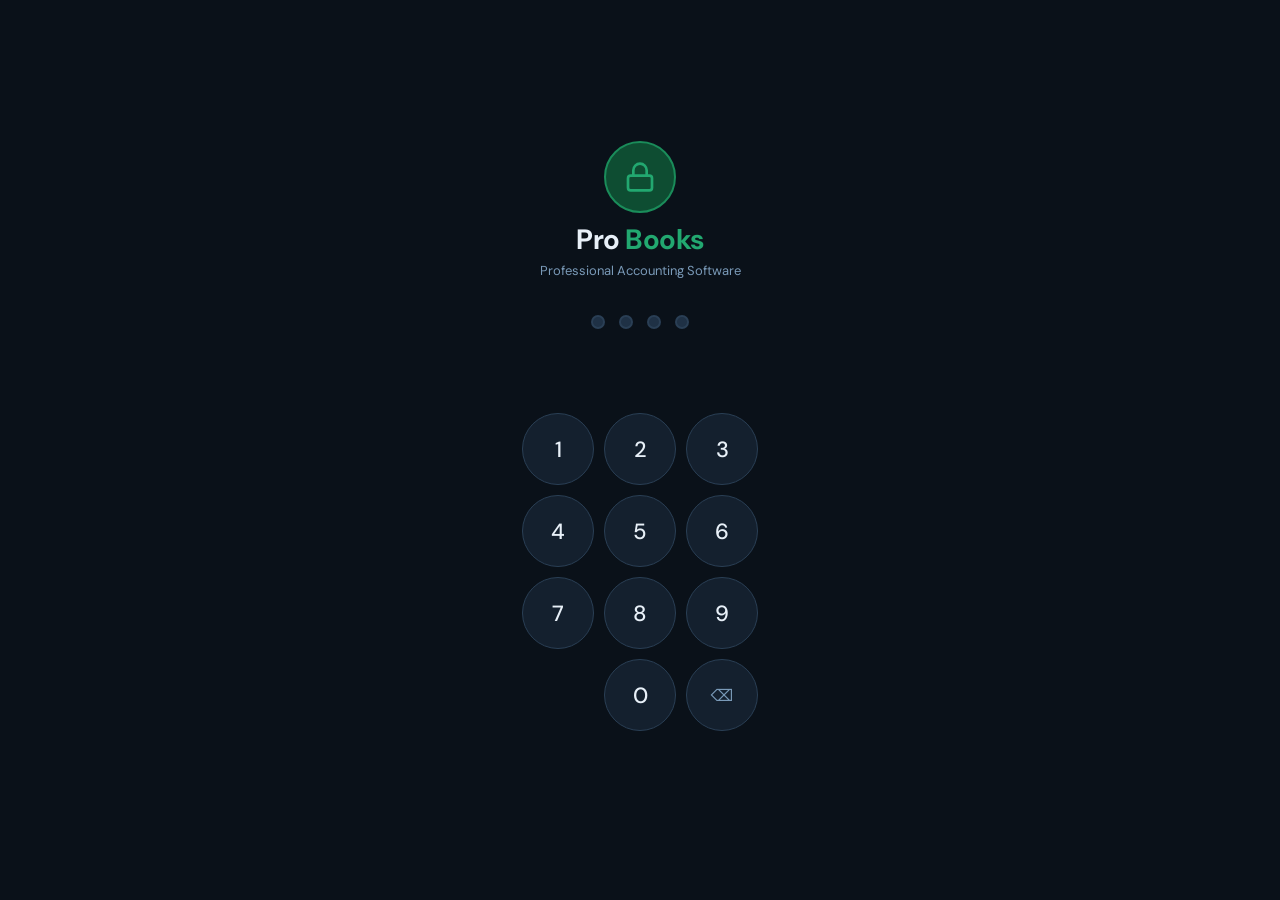
<file: index.html>
<!DOCTYPE html>
<html lang="en">
<head>
<meta charset="UTF-8">
<meta name="viewport" content="width=device-width, initial-scale=1.0, viewport-fit=cover">
<meta name="apple-mobile-web-app-capable" content="yes">
<meta name="apple-mobile-web-app-status-bar-style" content="black-translucent">
<meta name="apple-mobile-web-app-title" content="ProBooks">
<meta name="theme-color" content="#0f1923">
<title>ProBooks</title>
<link rel="manifest" href="manifest.json">
<link rel="preconnect" href="https://fonts.googleapis.com">
<link href="https://fonts.googleapis.com/css2?family=DM+Sans:ital,opsz,wght@0,9..40,300;0,9..40,400;0,9..40,500;0,9..40,600;0,9..40,700;1,9..40,300&family=DM+Mono:wght@400;500&display=swap" rel="stylesheet">
<style>
*,*::before,*::after{box-sizing:border-box;margin:0;padding:0;}
:root{
  --bg-deepest:#0a1119;
  --bg-dark:#0f1923;
  --bg-card:#14202e;
  --bg-card2:#1a2a3a;
  --bg-input:#1f3145;
  --border:#2a3f55;
  --border-light:#1e3047;
  --accent:#1a8c5a;
  --accent-light:#22a870;
  --accent-dim:#0e4d32;
  --gold:#c9a227;
  --gold-dim:#7a5c0e;
  --danger:#d94040;
  --danger-dim:#5c1a1a;
  --warn:#d97706;
  --warn-dim:#5c3200;
  --text-primary:#e8f0f8;
  --text-secondary:#7a9ab8;
  --text-muted:#4a6580;
  --radius:10px;
  --radius-lg:16px;
  --shadow:0 4px 24px rgba(0,0,0,0.4);
  --font:'DM Sans',system-ui,sans-serif;
  --mono:'DM Mono',monospace;
  --sidebar:240px;
  --topbar:56px;
}
html,body{height:100%;background:var(--bg-deepest);color:var(--text-primary);font-family:var(--font);font-size:15px;overflow:hidden;}

/* LOCK SCREEN */
#lock-screen{position:fixed;inset:0;background:var(--bg-deepest);z-index:9999;display:flex;flex-direction:column;align-items:center;justify-content:center;gap:28px;}
.lock-logo{text-align:center;}
.lock-logo h1{font-size:28px;font-weight:700;letter-spacing:-.5px;color:var(--text-primary);}
.lock-logo h1 span{color:var(--accent-light);}
.lock-logo p{font-size:13px;color:var(--text-secondary);margin-top:4px;}
.lock-badge{width:72px;height:72px;border-radius:50%;background:var(--accent-dim);border:2px solid var(--accent);display:flex;align-items:center;justify-content:center;margin:0 auto 8px;}
.lock-badge svg{width:32px;height:32px;fill:none;stroke:var(--accent-light);stroke-width:2;}
.pin-dots{display:flex;gap:14px;margin:8px 0;}
.pin-dot{width:14px;height:14px;border-radius:50%;background:var(--bg-input);border:2px solid var(--border);transition:all .15s;}
.pin-dot.filled{background:var(--accent-light);border-color:var(--accent-light);}
.pin-dot.error{background:var(--danger);border-color:var(--danger);}
.pin-pad{display:grid;grid-template-columns:repeat(3,72px);gap:10px;}
.pin-btn{height:72px;border-radius:50%;background:var(--bg-card);border:1.5px solid var(--border);color:var(--text-primary);font-size:22px;font-weight:500;font-family:var(--font);cursor:pointer;transition:all .12s;user-select:none;}
.pin-btn:hover{background:var(--bg-card2);border-color:var(--accent);}
.pin-btn:active{transform:scale(.92);}
.pin-btn.del{font-size:16px;color:var(--text-secondary);}
.pin-btn.zero{grid-column:2;}
.pin-error{color:var(--danger);font-size:13px;min-height:20px;text-align:center;}
.lock-msg{font-size:13px;color:var(--text-secondary);}

/* SETUP SCREEN */
#setup-screen{position:fixed;inset:0;background:var(--bg-deepest);z-index:9998;display:none;flex-direction:column;align-items:center;justify-content:center;gap:20px;padding:24px;}
.setup-card{background:var(--bg-card);border:1px solid var(--border);border-radius:var(--radius-lg);padding:32px;width:100%;max-width:440px;}
.setup-card h2{font-size:20px;font-weight:600;margin-bottom:4px;}
.setup-card p{font-size:13px;color:var(--text-secondary);margin-bottom:24px;}
.form-group{display:flex;flex-direction:column;gap:6px;margin-bottom:16px;}
.form-group label{font-size:12px;font-weight:500;color:var(--text-secondary);letter-spacing:.5px;text-transform:uppercase;}
.form-group input,.form-group select{background:var(--bg-input);border:1.5px solid var(--border);border-radius:var(--radius);padding:10px 14px;color:var(--text-primary);font-family:var(--font);font-size:14px;outline:none;transition:border-color .15s;width:100%;}
.form-group input:focus,.form-group select:focus{border-color:var(--accent-light);}
.form-group select option{background:var(--bg-dark);}
.btn-primary{background:var(--accent);color:#fff;border:none;border-radius:var(--radius);padding:12px 24px;font-family:var(--font);font-size:15px;font-weight:600;cursor:pointer;width:100%;transition:background .15s;}
.btn-primary:hover{background:var(--accent-light);}
.setup-pin-inputs{display:flex;gap:10px;justify-content:center;}
.setup-pin-inputs input{width:52px;height:52px;text-align:center;font-size:22px;font-weight:600;padding:0;border-radius:50%;}

/* INSTALL GATE */
#install-screen{position:fixed;inset:0;background:var(--bg-deepest);z-index:9997;display:none;flex-direction:column;align-items:center;justify-content:center;gap:20px;padding:24px;}

/* MAIN LAYOUT */
#app{display:none;height:100vh;overflow:hidden;}
.sidebar{position:fixed;left:0;top:0;bottom:0;width:var(--sidebar);background:var(--bg-dark);border-right:1px solid var(--border);display:flex;flex-direction:column;z-index:100;transition:transform .25s;}
.sidebar-logo{padding:20px 18px 16px;border-bottom:1px solid var(--border-light);}
.sidebar-logo h2{font-size:17px;font-weight:700;letter-spacing:-.3px;color:var(--text-primary);}
.sidebar-logo h2 span{color:var(--accent-light);}
.sidebar-logo p{font-size:11px;color:var(--text-muted);margin-top:2px;}
.sidebar-biz{padding:10px 18px;border-bottom:1px solid var(--border-light);}
.sidebar-biz-name{font-size:12px;font-weight:600;color:var(--gold);letter-spacing:.3px;}
.sidebar-biz-type{font-size:11px;color:var(--text-muted);}
.nav-section{padding:12px 10px 4px;font-size:10px;font-weight:600;color:var(--text-muted);letter-spacing:1px;text-transform:uppercase;}
.nav-item{display:flex;align-items:center;gap:10px;padding:9px 14px;border-radius:8px;margin:1px 8px;cursor:pointer;transition:all .15s;color:var(--text-secondary);font-size:13.5px;position:relative;}
.nav-item:hover{background:var(--bg-card);color:var(--text-primary);}
.nav-item.active{background:var(--accent-dim);color:var(--accent-light);}
.nav-item svg{width:17px;height:17px;flex-shrink:0;}
.nav-badge{position:absolute;right:10px;background:var(--danger);color:#fff;font-size:10px;font-weight:700;padding:1px 6px;border-radius:10px;}
.sidebar-bottom{margin-top:auto;padding:12px 8px;border-top:1px solid var(--border-light);}
.sidebar-overlay{display:none;position:fixed;inset:0;background:rgba(0,0,0,0.6);z-index:99;}

.topbar{position:fixed;left:var(--sidebar);right:0;top:0;height:var(--topbar);background:var(--bg-dark);border-bottom:1px solid var(--border);display:flex;align-items:center;padding:0 20px;gap:12px;z-index:50;}
.topbar-title{font-size:16px;font-weight:600;flex:1;}
.topbar-actions{display:flex;gap:8px;align-items:center;}
.hamburger{display:none;background:none;border:none;cursor:pointer;padding:6px;color:var(--text-secondary);}
.hamburger svg{width:22px;height:22px;}
.online-badge{font-size:11px;padding:3px 8px;border-radius:20px;font-weight:500;}
.online-badge.online{background:rgba(26,140,90,.2);color:var(--accent-light);}
.online-badge.offline{background:rgba(107,114,128,.15);color:var(--text-muted);}

.main-content{margin-left:var(--sidebar);margin-top:var(--topbar);height:calc(100vh - var(--topbar));overflow-y:auto;padding:24px;}
.page{display:none;}
.page.active{display:block;}

/* CARDS & STATS */
.stat-grid{display:grid;grid-template-columns:repeat(auto-fit,minmax(180px,1fr));gap:14px;margin-bottom:24px;}
.stat-card{background:var(--bg-card);border:1px solid var(--border);border-radius:var(--radius-lg);padding:18px;position:relative;overflow:hidden;}
.stat-card::before{content:'';position:absolute;top:0;right:0;width:60px;height:60px;border-radius:0 0 0 100%;opacity:.08;}
.stat-card.income::before{background:var(--accent-light);}
.stat-card.expense::before{background:var(--danger);}
.stat-card.profit::before{background:var(--gold);}
.stat-card.stock::before{background:#7c6af7;}
.stat-label{font-size:11px;font-weight:600;color:var(--text-muted);letter-spacing:.8px;text-transform:uppercase;margin-bottom:8px;}
.stat-value{font-size:26px;font-weight:700;letter-spacing:-.5px;line-height:1;}
.stat-value.pos{color:var(--accent-light);}
.stat-value.neg{color:var(--danger);}
.stat-value.neutral{color:var(--text-primary);}
.stat-value.gold{color:var(--gold);}
.stat-sub{font-size:12px;color:var(--text-muted);margin-top:6px;}

.card{background:var(--bg-card);border:1px solid var(--border);border-radius:var(--radius-lg);margin-bottom:20px;}
.card-header{display:flex;align-items:center;justify-content:space-between;padding:16px 20px;border-bottom:1px solid var(--border-light);}
.card-header h3{font-size:15px;font-weight:600;}
.card-body{padding:20px;}
.card-body.no-pad{padding:0;}

/* TABLE */
.data-table{width:100%;border-collapse:collapse;}
.data-table th{font-size:11px;font-weight:600;color:var(--text-muted);letter-spacing:.7px;text-transform:uppercase;padding:10px 16px;text-align:left;background:var(--bg-deepest);}
.data-table td{padding:12px 16px;border-bottom:1px solid var(--border-light);font-size:13.5px;vertical-align:middle;}
.data-table tr:last-child td{border-bottom:none;}
.data-table tr:hover td{background:rgba(255,255,255,.02);}
.data-table .amount{font-family:var(--mono);font-size:13px;}
.data-table .badge{display:inline-block;font-size:11px;font-weight:600;padding:3px 10px;border-radius:20px;}
.badge-income{background:rgba(26,140,90,.15);color:var(--accent-light);}
.badge-expense{background:rgba(217,64,64,.15);color:#f08080;}
.badge-paid{background:rgba(26,140,90,.15);color:var(--accent-light);}
.badge-unpaid{background:rgba(217,119,6,.15);color:#f0a040;}
.badge-low{background:rgba(217,64,64,.15);color:#f08080;}
.badge-ok{background:rgba(26,140,90,.15);color:var(--accent-light);}

/* BUTTONS */
.btn{display:inline-flex;align-items:center;gap:6px;padding:8px 16px;border-radius:var(--radius);font-family:var(--font);font-size:13.5px;font-weight:500;cursor:pointer;border:none;transition:all .14s;}
.btn-sm{padding:5px 12px;font-size:12.5px;}
.btn-accent{background:var(--accent);color:#fff;}
.btn-accent:hover{background:var(--accent-light);}
.btn-outline{background:transparent;color:var(--text-secondary);border:1.5px solid var(--border);}
.btn-outline:hover{border-color:var(--accent);color:var(--accent-light);}
.btn-danger{background:var(--danger-dim);color:#f08080;border:1.5px solid var(--danger);}
.btn-danger:hover{background:var(--danger);color:#fff;}
.btn-gold{background:var(--gold-dim);color:var(--gold);border:1.5px solid var(--gold-dim);}
.btn-gold:hover{background:var(--gold);color:#000;}
.btn svg{width:15px;height:15px;}

/* MODAL */
.modal-overlay{display:none;position:fixed;inset:0;background:rgba(0,0,0,.7);z-index:500;align-items:center;justify-content:center;padding:16px;}
.modal-overlay.open{display:flex;}
.modal{background:var(--bg-card);border:1px solid var(--border);border-radius:var(--radius-lg);width:100%;max-width:520px;max-height:90vh;overflow-y:auto;box-shadow:var(--shadow);}
.modal-header{display:flex;align-items:center;justify-content:space-between;padding:18px 20px;border-bottom:1px solid var(--border-light);}
.modal-header h3{font-size:16px;font-weight:600;}
.modal-close{background:none;border:none;color:var(--text-muted);cursor:pointer;font-size:20px;line-height:1;padding:4px;}
.modal-close:hover{color:var(--text-primary);}
.modal-body{padding:20px;}
.modal-footer{padding:16px 20px;border-top:1px solid var(--border-light);display:flex;gap:10px;justify-content:flex-end;}

/* FORM */
.frow{display:grid;grid-template-columns:1fr 1fr;gap:14px;}
.frow.one{grid-template-columns:1fr;}
.fg{display:flex;flex-direction:column;gap:5px;margin-bottom:14px;}
.fg label{font-size:11.5px;font-weight:600;color:var(--text-secondary);letter-spacing:.4px;text-transform:uppercase;}
.fg input,.fg select,.fg textarea{background:var(--bg-input);border:1.5px solid var(--border);border-radius:var(--radius);padding:9px 13px;color:var(--text-primary);font-family:var(--font);font-size:14px;outline:none;transition:border-color .15s;width:100%;}
.fg input:focus,.fg select:focus,.fg textarea:focus{border-color:var(--accent-light);}
.fg select option{background:var(--bg-dark);}
.fg textarea{resize:vertical;min-height:80px;}

/* TOAST */
#toast-container{position:fixed;bottom:24px;right:24px;z-index:9990;display:flex;flex-direction:column;gap:8px;}
.toast{background:var(--bg-card2);border:1px solid var(--border);border-radius:var(--radius);padding:12px 18px;font-size:13px;display:flex;align-items:center;gap:10px;animation:slideIn .2s ease;max-width:320px;}
.toast.success{border-left:3px solid var(--accent-light);}
.toast.error{border-left:3px solid var(--danger);}
.toast.warn{border-left:3px solid var(--warn);}
@keyframes slideIn{from{opacity:0;transform:translateX(20px);}to{opacity:1;transform:translateX(0);}}

/* SEARCH & FILTER BAR */
.filter-bar{display:flex;gap:10px;margin-bottom:16px;flex-wrap:wrap;}
.filter-bar input,.filter-bar select{background:var(--bg-input);border:1.5px solid var(--border);border-radius:var(--radius);padding:8px 13px;color:var(--text-primary);font-family:var(--font);font-size:13.5px;outline:none;}
.filter-bar input:focus,.filter-bar select:focus{border-color:var(--accent-light);}
.filter-bar input{flex:1;min-width:160px;}

/* INVOICE */
.invoice-preview{background:#fff;color:#111;border-radius:var(--radius);padding:32px;font-family:var(--font);}
.invoice-preview *{color:#111;}
.inv-header{display:flex;justify-content:space-between;margin-bottom:24px;}
.inv-title{font-size:28px;font-weight:700;letter-spacing:-1px;color:#1a6b4a;}
.inv-biz{font-size:13px;line-height:1.6;}
.inv-meta{text-align:right;font-size:13px;line-height:1.8;}
.inv-table{width:100%;border-collapse:collapse;margin:20px 0;}
.inv-table th{background:#f1f5f9;font-size:11px;text-transform:uppercase;letter-spacing:.5px;padding:9px 12px;text-align:left;font-weight:600;}
.inv-table td{padding:10px 12px;border-bottom:1px solid #e2e8f0;font-size:13px;}
.inv-total-section{display:flex;justify-content:flex-end;margin-top:12px;}
.inv-totals{width:200px;}
.inv-totals .row{display:flex;justify-content:space-between;padding:5px 0;font-size:13px;}
.inv-totals .row.grand{font-size:15px;font-weight:700;border-top:2px solid #1a6b4a;margin-top:4px;padding-top:8px;color:#1a6b4a;}
.inv-footer{margin-top:28px;padding-top:16px;border-top:1px solid #e2e8f0;font-size:12px;color:#666;}

/* STOCK ALERT */
.stock-alert-bar{background:rgba(217,119,6,.1);border:1px solid rgba(217,119,6,.3);border-radius:var(--radius);padding:12px 16px;display:flex;align-items:center;gap:12px;margin-bottom:20px;}
.stock-alert-bar svg{width:18px;height:18px;stroke:var(--warn);flex-shrink:0;}
.stock-alert-text{font-size:13px;color:var(--warn);}

/* PROGRESS BAR */
.prog-wrap{background:var(--bg-input);border-radius:20px;height:6px;overflow:hidden;}
.prog-bar{height:100%;border-radius:20px;transition:width .3s;}
.prog-bar.high{background:var(--accent-light);}
.prog-bar.mid{background:var(--gold);}
.prog-bar.low{background:var(--danger);}

/* CHART SIMPLE */
.chart-bars{display:flex;align-items:flex-end;gap:4px;height:80px;padding-top:8px;}
.chart-bar{flex:1;border-radius:4px 4px 0 0;min-width:6px;transition:height .4s;}
.chart-bar.income{background:var(--accent-light);}
.chart-bar.expense{background:rgba(217,64,64,.5);}

/* SCROLLBAR */
::-webkit-scrollbar{width:4px;height:4px;}
::-webkit-scrollbar-track{background:transparent;}
::-webkit-scrollbar-thumb{background:var(--border);border-radius:4px;}

/* RESPONSIVE */
@media(max-width:768px){
  :root{--sidebar:0px;}
  .sidebar{transform:translateX(-240px);width:240px;}
  .sidebar.open{transform:translateX(0);}
  .sidebar-overlay.open{display:block;}
  .topbar{left:0;}
  .hamburger{display:flex;}
  .main-content{margin-left:0;}
  .frow{grid-template-columns:1fr;}
  .stat-grid{grid-template-columns:repeat(2,1fr);}
  .data-table .hide-mobile{display:none;}
}
@media(max-width:420px){
  .stat-grid{grid-template-columns:1fr 1fr;}
  .stat-value{font-size:20px;}
  .main-content{padding:14px;}
  .modal{border-radius:var(--radius) var(--radius) 0 0;margin-top:auto;max-height:85vh;}
  .modal-overlay{align-items:flex-end;padding:0;}
}

/* CONFIRM DIALOG */
.confirm-overlay{display:none;position:fixed;inset:0;background:rgba(0,0,0,.75);z-index:600;align-items:center;justify-content:center;padding:20px;}
.confirm-overlay.open{display:flex;}
.confirm-box{background:var(--bg-card);border:1px solid var(--border);border-radius:var(--radius-lg);padding:28px;max-width:360px;width:100%;text-align:center;}
.confirm-box h3{font-size:17px;font-weight:600;margin-bottom:8px;}
.confirm-box p{font-size:13.5px;color:var(--text-secondary);margin-bottom:20px;line-height:1.6;}
.confirm-box .actions{display:flex;gap:10px;justify-content:center;}

/* P&L styles */
.pl-section{margin-bottom:20px;}
.pl-row{display:flex;justify-content:space-between;padding:8px 14px;border-bottom:1px solid var(--border-light);font-size:13.5px;}
.pl-row:last-child{border-bottom:none;}
.pl-header-row{background:var(--bg-deepest);font-weight:600;font-size:12px;color:var(--text-muted);text-transform:uppercase;letter-spacing:.5px;}
.pl-total-row{font-weight:700;font-size:14px;background:var(--bg-card2);border-radius:var(--radius);margin-top:4px;}
</style>
</head>
<body>

<!-- INSTALL GATE -->
<div id="install-screen">
  <div class="setup-card">
    <div style="text-align:center;margin-bottom:20px;">
      <div class="lock-badge" style="margin-bottom:12px;">
        <svg viewBox="0 0 24 24"><rect x="3" y="11" width="18" height="11" rx="2"/><path d="M7 11V7a5 5 0 0 1 10 0v4"/></svg>
      </div>
      <h2 style="font-size:20px;font-weight:700;">LKC Accounting</h2>
      <p style="color:var(--text-secondary);font-size:13px;margin-top:4px;">Administrator Setup</p>
    </div>
    <p style="font-size:13px;color:var(--text-secondary);margin-bottom:20px;">Enter the administrator password to complete installation and set up this software.</p>
    <div class="fg">
      <label>Administrator Password</label>
      <input type="password" id="install-admin-pass" placeholder="Enter admin password to authorize">
    </div>
    <p id="install-error" style="color:var(--danger);font-size:13px;min-height:18px;margin-bottom:12px;"></p>
    <button class="btn-primary" onclick="verifyInstall()">Authorize & Continue Setup</button>
  </div>
</div>

<!-- SETUP SCREEN -->
<div id="setup-screen">
  <div class="setup-card">
    <div style="text-align:center;margin-bottom:20px;">
      <div class="lock-badge" style="margin-bottom:12px;background:var(--gold-dim);border-color:var(--gold);">
        <svg viewBox="0 0 24 24" style="stroke:var(--gold)"><path d="M3 9l9-7 9 7v11a2 2 0 0 1-2 2H5a2 2 0 0 1-2-2z"/><polyline points="9 22 9 12 15 12 15 22"/></svg>
      </div>
      <h2>Business Setup</h2>
      <p style="color:var(--text-secondary);font-size:13px;margin-top:4px;">Configure your accounting profile</p>
    </div>
    <div class="frow">
      <div class="fg">
        <label>Business Name</label>
        <input type="text" id="s-biz" placeholder="e.g. Kamau Enterprises">
      </div>
      <div class="fg">
        <label>Business Type</label>
        <select id="s-type">
          <option>Retail</option>
          <option>Restaurant</option>
          <option>Services</option>
          <option>Manufacturing</option>
          <option>Wholesale</option>
          <option>Other</option>
        </select>
      </div>
    </div>
    <div class="frow">
      <div class="fg">
        <label>Currency</label>
        <select id="s-currency">
          <option value="KES">KES - Kenyan Shilling</option>
          <option value="USD">USD - US Dollar</option>
          <option value="UGX">UGX - Ugandan Shilling</option>
          <option value="TZS">TZS - Tanzanian Shilling</option>
          <option value="ZAR">ZAR - South African Rand</option>
          <option value="GBP">GBP - British Pound</option>
          <option value="EUR">EUR - Euro</option>
          <option value="NGN">NGN - Nigerian Naira</option>
        </select>
      </div>
      <div class="fg">
        <label>Phone / Email</label>
        <input type="text" id="s-contact" placeholder="For invoices">
      </div>
    </div>
    <div class="fg">
      <label>Business Address</label>
      <input type="text" id="s-address" placeholder="Street, City, Country">
    </div>
    <div class="fg" style="margin-bottom:6px;">
      <label>Set Access PIN (4 digits)</label>
    </div>
    <div class="setup-pin-inputs" style="margin-bottom:14px;">
      <input type="number" maxlength="1" id="p0" class="pin-input-s" min="0" max="9">
      <input type="number" maxlength="1" id="p1" class="pin-input-s" min="0" max="9">
      <input type="number" maxlength="1" id="p2" class="pin-input-s" min="0" max="9">
      <input type="number" maxlength="1" id="p3" class="pin-input-s" min="0" max="9">
    </div>
    <p id="setup-error" style="color:var(--danger);font-size:13px;min-height:18px;margin-bottom:10px;"></p>
    <button class="btn-primary" onclick="completeSetup()">Complete Setup & Launch</button>
  </div>
</div>

<!-- LOCK SCREEN -->
<div id="lock-screen">
  <div class="lock-logo">
    <div class="lock-badge">
      <svg viewBox="0 0 24 24"><rect x="3" y="11" width="18" height="11" rx="2"/><path d="M7 11V7a5 5 0 0 1 10 0v4"/></svg>
    </div>
    <h1>Pro <span>Books</span></h1>
    <p id="lock-biz-name">Professional Accounting Software</p>
  </div>
  <div class="pin-dots" id="pin-dots">
    <div class="pin-dot" id="d0"></div>
    <div class="pin-dot" id="d1"></div>
    <div class="pin-dot" id="d2"></div>
    <div class="pin-dot" id="d3"></div>
  </div>
  <p class="pin-error" id="pin-error"></p>
  <div class="pin-pad">
    <button class="pin-btn" onclick="pinPress(1)">1</button>
    <button class="pin-btn" onclick="pinPress(2)">2</button>
    <button class="pin-btn" onclick="pinPress(3)">3</button>
    <button class="pin-btn" onclick="pinPress(4)">4</button>
    <button class="pin-btn" onclick="pinPress(5)">5</button>
    <button class="pin-btn" onclick="pinPress(6)">6</button>
    <button class="pin-btn" onclick="pinPress(7)">7</button>
    <button class="pin-btn" onclick="pinPress(8)">8</button>
    <button class="pin-btn" onclick="pinPress(9)">9</button>
    <button class="pin-btn zero" onclick="pinPress(0)">0</button>
    <button class="pin-btn del" onclick="pinDel()">&#9003;</button>
  </div>
  <p class="lock-msg" id="lock-msg"></p>
</div>

<!-- MAIN APP -->
<div id="app">
  <div class="sidebar-overlay" id="sidebar-overlay" onclick="closeSidebar()"></div>
  <div class="sidebar" id="sidebar">
    <div class="sidebar-logo">
      <h2>Pro <span>Books</span></h2>
      <p>v1.0 Professional</p>
    </div>
    <div class="sidebar-biz">
      <div class="sidebar-biz-name" id="sb-biz-name">Business Name</div>
      <div class="sidebar-biz-type" id="sb-biz-type">Business Type</div>
    </div>
    <div style="flex:1;overflow-y:auto;">
      <div class="nav-section">Overview</div>
      <div class="nav-item active" onclick="nav('dashboard')">
        <svg viewBox="0 0 24 24" fill="none" stroke="currentColor" stroke-width="2"><rect x="3" y="3" width="7" height="7"/><rect x="14" y="3" width="7" height="7"/><rect x="14" y="14" width="7" height="7"/><rect x="3" y="14" width="7" height="7"/></svg>
        Dashboard
      </div>
      <div class="nav-section">Finance</div>
      <div class="nav-item" onclick="nav('income')">
        <svg viewBox="0 0 24 24" fill="none" stroke="currentColor" stroke-width="2"><polyline points="23 6 13.5 15.5 8.5 10.5 1 18"/><polyline points="17 6 23 6 23 12"/></svg>
        Income
      </div>
      <div class="nav-item" onclick="nav('expenses')">
        <svg viewBox="0 0 24 24" fill="none" stroke="currentColor" stroke-width="2"><polyline points="23 18 13.5 8.5 8.5 13.5 1 6"/><polyline points="17 18 23 18 23 12"/></svg>
        Expenses
      </div>
      <div class="nav-item" onclick="nav('pl')">
        <svg viewBox="0 0 24 24" fill="none" stroke="currentColor" stroke-width="2"><line x1="18" y1="20" x2="18" y2="10"/><line x1="12" y1="20" x2="12" y2="4"/><line x1="6" y1="20" x2="6" y2="14"/></svg>
        Profit & Loss
      </div>
      <div class="nav-section">Operations</div>
      <div class="nav-item" onclick="nav('invoices')">
        <svg viewBox="0 0 24 24" fill="none" stroke="currentColor" stroke-width="2"><path d="M14 2H6a2 2 0 0 0-2 2v16a2 2 0 0 0 2 2h12a2 2 0 0 0 2-2V8z"/><polyline points="14 2 14 8 20 8"/><line x1="16" y1="13" x2="8" y2="13"/><line x1="16" y1="17" x2="8" y2="17"/><polyline points="10 9 9 9 8 9"/></svg>
        Invoices
      </div>
      <div class="nav-item" id="nav-stock" onclick="nav('stock')">
        <svg viewBox="0 0 24 24" fill="none" stroke="currentColor" stroke-width="2"><path d="M21 16V8a2 2 0 0 0-1-1.73l-7-4a2 2 0 0 0-2 0l-7 4A2 2 0 0 0 3 8v8a2 2 0 0 0 1 1.73l7 4a2 2 0 0 0 2 0l7-4A2 2 0 0 0 21 16z"/></svg>
        Stock / Inventory
        <span class="nav-badge" id="stock-badge" style="display:none">!</span>
      </div>
      <div class="nav-section">Reports</div>
      <div class="nav-item" onclick="nav('reports')">
        <svg viewBox="0 0 24 24" fill="none" stroke="currentColor" stroke-width="2"><path d="M21.21 15.89A10 10 0 1 1 8 2.83"/><path d="M22 12A10 10 0 0 0 12 2v10z"/></svg>
        Reports
      </div>
      <div class="nav-section">Settings</div>
      <div class="nav-item" onclick="nav('settings')">
        <svg viewBox="0 0 24 24" fill="none" stroke="currentColor" stroke-width="2"><circle cx="12" cy="12" r="3"/><path d="M19.4 15a1.65 1.65 0 0 0 .33 1.82l.06.06a2 2 0 0 1-2.83 2.83l-.06-.06a1.65 1.65 0 0 0-1.82-.33 1.65 1.65 0 0 0-1 1.51V21a2 2 0 0 1-4 0v-.09A1.65 1.65 0 0 0 9 19.4a1.65 1.65 0 0 0-1.82.33l-.06.06a2 2 0 0 1-2.83-2.83l.06-.06A1.65 1.65 0 0 0 4.68 15a1.65 1.65 0 0 0-1.51-1H3a2 2 0 0 1 0-4h.09A1.65 1.65 0 0 0 4.6 9a1.65 1.65 0 0 0-.33-1.82l-.06-.06a2 2 0 0 1 2.83-2.83l.06.06A1.65 1.65 0 0 0 9 4.68a1.65 1.65 0 0 0 1-1.51V3a2 2 0 0 1 4 0v.09a1.65 1.65 0 0 0 1 1.51 1.65 1.65 0 0 0 1.82-.33l.06-.06a2 2 0 0 1 2.83 2.83l-.06.06A1.65 1.65 0 0 0 19.4 9a1.65 1.65 0 0 0 1.51 1H21a2 2 0 0 1 0 4h-.09a1.65 1.65 0 0 0-1.51 1z"/></svg>
        Settings
      </div>
    </div>
    <div class="sidebar-bottom">
       <div class="nav-item" onclick="window.location.href='ai-assistant.html'">
  <svg viewBox="0 0 24 24" fill="none" stroke="currentColor" stroke-width="2" style="width:17px;height:17px;"><circle cx="12" cy="12" r="10"/><path d="M9.09 9a3 3 0 0 1 5.83 1c0 2-3 3-3 3"/><line x1="12" y1="17" x2="12.01" y2="17"/></svg>
  AI Assistant
</div>
      <div class="nav-item" onclick="lockApp()" style="color:var(--danger);font-size:13px;">
        <svg viewBox="0 0 24 24" fill="none" stroke="currentColor" stroke-width="2" style="width:16px;height:16px;"><path d="M9 21H5a2 2 0 0 1-2-2V5a2 2 0 0 1 2-2h4"/><polyline points="16 17 21 12 16 7"/><line x1="21" y1="12" x2="9" y2="12"/></svg>
        Lock App
      </div>
    </div>
  </div>

  <div class="topbar">
    <button class="hamburger" onclick="toggleSidebar()">
      <svg viewBox="0 0 24 24" fill="none" stroke="currentColor" stroke-width="2"><line x1="3" y1="6" x2="21" y2="6"/><line x1="3" y1="12" x2="21" y2="12"/><line x1="3" y1="18" x2="21" y2="18"/></svg>
    </button>
    <span class="topbar-title" id="topbar-title">Dashboard</span>
    <div class="topbar-actions">
      <span class="online-badge" id="online-badge">Checking...</span>
    </div>
  </div>

  <div class="main-content">

    <!-- DASHBOARD -->
    <div class="page active" id="page-dashboard">
      <div class="stat-grid" id="dash-stats"></div>
      <div style="display:grid;grid-template-columns:1fr 1fr;gap:16px;margin-bottom:20px;" class="chart-grid">
        <div class="card">
          <div class="card-header"><h3>Income vs Expenses</h3><span style="font-size:12px;color:var(--text-muted)" id="chart-period">Last 6 months</span></div>
          <div class="card-body">
            <div style="display:flex;gap:12px;margin-bottom:8px;">
              <span style="font-size:12px;display:flex;align-items:center;gap:4px;"><span style="width:10px;height:10px;border-radius:2px;background:var(--accent-light);display:inline-block;"></span>Income</span>
              <span style="font-size:12px;display:flex;align-items:center;gap:4px;"><span style="width:10px;height:10px;border-radius:2px;background:rgba(217,64,64,.5);display:inline-block;"></span>Expense</span>
            </div>
            <div class="chart-bars" id="dash-chart"></div>
            <div style="display:flex;justify-content:space-between;margin-top:4px;" id="dash-chart-labels"></div>
          </div>
        </div>
        <div class="card">
          <div class="card-header"><h3>Low Stock Alerts</h3></div>
          <div class="card-body no-pad" id="dash-low-stock"></div>
        </div>
      </div>
      <div class="card">
        <div class="card-header"><h3>Recent Transactions</h3><button class="btn btn-outline btn-sm" onclick="nav('income')">View All</button></div>
        <div class="card-body no-pad"><table class="data-table" id="dash-recent"></table></div>
      </div>
    </div>

    <!-- INCOME -->
    <div class="page" id="page-income">
      <div style="display:flex;justify-content:space-between;align-items:center;margin-bottom:16px;">
        <h2 style="font-size:18px;font-weight:600;">Income Records</h2>
        <button class="btn btn-accent" onclick="openModal('income-modal')">
          <svg viewBox="0 0 24 24" fill="none" stroke="currentColor" stroke-width="2"><line x1="12" y1="5" x2="12" y2="19"/><line x1="5" y1="12" x2="19" y2="12"/></svg>
          Add Income
        </button>
      </div>
      <div class="filter-bar">
        <input type="text" placeholder="Search income..." id="income-search" oninput="renderIncome()">
        <select id="income-cat-filter" onchange="renderIncome()"><option value="">All Categories</option></select>
        <input type="month" id="income-month-filter" onchange="renderIncome()">
      </div>
      <div class="card">
        <div class="card-body no-pad">
          <table class="data-table" id="income-table"></table>
        </div>
      </div>
    </div>

    <!-- EXPENSES -->
    <div class="page" id="page-expenses">
      <div style="display:flex;justify-content:space-between;align-items:center;margin-bottom:16px;">
        <h2 style="font-size:18px;font-weight:600;">Expense Records</h2>
        <button class="btn btn-accent" onclick="openModal('expense-modal')">
          <svg viewBox="0 0 24 24" fill="none" stroke="currentColor" stroke-width="2"><line x1="12" y1="5" x2="12" y2="19"/><line x1="5" y1="12" x2="19" y2="12"/></svg>
          Add Expense
        </button>
      </div>
      <div class="filter-bar">
        <input type="text" placeholder="Search expenses..." id="expense-search" oninput="renderExpenses()">
        <select id="expense-cat-filter" onchange="renderExpenses()"><option value="">All Categories</option></select>
        <input type="month" id="expense-month-filter" onchange="renderExpenses()">
      </div>
      <div class="card">
        <div class="card-body no-pad">
          <table class="data-table" id="expense-table"></table>
        </div>
      </div>
    </div>

    <!-- P&L -->
    <div class="page" id="page-pl">
      <div style="display:flex;justify-content:space-between;align-items:center;margin-bottom:16px;">
        <h2 style="font-size:18px;font-weight:600;">Profit & Loss</h2>
        <div style="display:flex;gap:8px;">
          <select id="pl-period" onchange="renderPL()" style="background:var(--bg-input);border:1.5px solid var(--border);border-radius:var(--radius);padding:8px 12px;color:var(--text-primary);font-family:var(--font);font-size:13px;">
            <option value="this-month">This Month</option>
            <option value="last-month">Last Month</option>
            <option value="this-year">This Year</option>
            <option value="custom">Custom Range</option>
          </select>
          <button class="btn btn-gold" onclick="downloadReport('pl')">
            <svg viewBox="0 0 24 24" fill="none" stroke="currentColor" stroke-width="2"><path d="M21 15v4a2 2 0 0 1-2 2H5a2 2 0 0 1-2-2v-4"/><polyline points="7 10 12 15 17 10"/><line x1="12" y1="15" x2="12" y2="3"/></svg>
            Download PDF
          </button>
        </div>
      </div>
      <div id="pl-custom-range" style="display:none;margin-bottom:14px;display:none;">
        <div class="filter-bar">
          <input type="date" id="pl-from"><input type="date" id="pl-to">
          <button class="btn btn-outline btn-sm" onclick="renderPL()">Apply</button>
        </div>
      </div>
      <div id="pl-content"></div>
    </div>

    <!-- INVOICES -->
    <div class="page" id="page-invoices">
      <div style="display:flex;justify-content:space-between;align-items:center;margin-bottom:16px;">
        <h2 style="font-size:18px;font-weight:600;">Invoices & Receipts</h2>
        <button class="btn btn-accent" onclick="openModal('invoice-modal');resetInvoiceForm()">
          <svg viewBox="0 0 24 24" fill="none" stroke="currentColor" stroke-width="2"><line x1="12" y1="5" x2="12" y2="19"/><line x1="5" y1="12" x2="19" y2="12"/></svg>
          New Invoice
        </button>
      </div>
      <div class="filter-bar">
        <input type="text" placeholder="Search invoices..." id="inv-search" oninput="renderInvoices()">
        <select id="inv-status-filter" onchange="renderInvoices()">
          <option value="">All Status</option>
          <option value="paid">Paid</option>
          <option value="unpaid">Unpaid</option>
        </select>
      </div>
      <div class="card">
        <div class="card-body no-pad">
          <table class="data-table" id="invoice-table"></table>
        </div>
      </div>
    </div>

    <!-- STOCK -->
    <div class="page" id="page-stock">
      <div style="display:flex;justify-content:space-between;align-items:center;margin-bottom:16px;">
        <h2 style="font-size:18px;font-weight:600;">Stock & Inventory</h2>
        <button class="btn btn-accent" onclick="openModal('stock-modal');resetStockForm()">
          <svg viewBox="0 0 24 24" fill="none" stroke="currentColor" stroke-width="2"><line x1="12" y1="5" x2="12" y2="19"/><line x1="5" y1="12" x2="19" y2="12"/></svg>
          Add Item
        </button>
      </div>
      <div id="stock-alert-area"></div>
      <div class="filter-bar">
        <input type="text" placeholder="Search inventory..." id="stock-search" oninput="renderStock()">
        <select id="stock-cat-filter" onchange="renderStock()"><option value="">All Categories</option></select>
      </div>
      <div class="card">
        <div class="card-body no-pad">
          <table class="data-table" id="stock-table"></table>
        </div>
      </div>
    </div>

    <!-- REPORTS -->
    <div class="page" id="page-reports">
      <h2 style="font-size:18px;font-weight:600;margin-bottom:20px;">Reports & Downloads</h2>
      <div style="display:grid;grid-template-columns:repeat(auto-fit,minmax(240px,1fr));gap:14px;" id="reports-grid"></div>
    </div>

    <!-- SETTINGS -->
    <div class="page" id="page-settings">
      <h2 style="font-size:18px;font-weight:600;margin-bottom:20px;">Settings</h2>
      <div style="max-width:560px;">
        <div class="card" style="margin-bottom:16px;">
          <div class="card-header"><h3>Business Information</h3></div>
          <div class="card-body">
            <div class="frow">
              <div class="fg"><label>Business Name</label><input type="text" id="set-biz-name"></div>
              <div class="fg"><label>Business Type</label><select id="set-biz-type"><option>Retail</option><option>Restaurant</option><option>Services</option><option>Manufacturing</option><option>Wholesale</option><option>Other</option></select></div>
            </div>
            <div class="frow">
              <div class="fg"><label>Currency</label>
                <select id="set-currency">
                  <option value="KES">KES</option><option value="USD">USD</option><option value="UGX">UGX</option><option value="TZS">TZS</option><option value="ZAR">ZAR</option><option value="GBP">GBP</option><option value="EUR">EUR</option><option value="NGN">NGN</option>
                </select>
              </div>
              <div class="fg"><label>Contact</label><input type="text" id="set-contact"></div>
            </div>
            <div class="fg"><label>Address</label><input type="text" id="set-address"></div>
            <button class="btn btn-accent" onclick="saveSettings()">Save Changes</button>
          </div>
        </div>
        <div class="card" style="margin-bottom:16px;">
          <div class="card-header"><h3>Change PIN</h3></div>
          <div class="card-body">
            <div class="fg"><label>Current PIN</label><input type="password" id="old-pin" maxlength="4" placeholder="Enter current PIN"></div>
            <div class="frow">
              <div class="fg"><label>New PIN</label><input type="password" id="new-pin" maxlength="4" placeholder="4 digits"></div>
              <div class="fg"><label>Confirm PIN</label><input type="password" id="confirm-pin" maxlength="4" placeholder="Repeat PIN"></div>
            </div>
            <button class="btn btn-outline" onclick="changePin()">Update PIN</button>
          </div>
        </div>
        <div class="card">
          <div class="card-header"><h3>Stock Alert Threshold</h3></div>
          <div class="card-body">
            <div class="fg"><label>Alert when quantity below</label><input type="number" id="set-low-stock" min="1" placeholder="e.g. 5"></div>
            <p style="font-size:12px;color:var(--text-muted);margin-bottom:12px;">Items with quantity at or below this number will trigger a low stock alert.</p>
            <button class="btn btn-outline" onclick="saveLowStockThreshold()">Save Threshold</button>
          </div>
        </div>
      </div>
    </div>

  </div><!-- /main-content -->
</div><!-- /app -->

<!-- MODALS -->

<!-- Income Modal -->
<div class="modal-overlay" id="income-modal">
  <div class="modal">
    <div class="modal-header"><h3 id="income-modal-title">Record Income</h3><button class="modal-close" onclick="closeModal('income-modal')">&times;</button></div>
    <div class="modal-body">
      <input type="hidden" id="income-edit-id">
      <div class="frow">
        <div class="fg"><label>Date</label><input type="date" id="inc-date"></div>
        <div class="fg"><label>Amount</label><input type="number" id="inc-amount" placeholder="0.00" step="0.01"></div>
      </div>
      <div class="frow">
        <div class="fg"><label>Category</label>
          <select id="inc-cat">
            <option>Sales</option><option>Services</option><option>Consulting</option><option>Investment</option><option>Rental Income</option><option>Other Income</option>
          </select>
        </div>
        <div class="fg"><label>Payment Method</label>
          <select id="inc-method">
            <option>Cash</option><option>M-Pesa</option><option>Bank Transfer</option><option>Card</option><option>Cheque</option>
          </select>
        </div>
      </div>
      <div class="fg"><label>Description</label><input type="text" id="inc-desc" placeholder="Brief description"></div>
      <div class="fg"><label>Reference / Receipt No.</label><input type="text" id="inc-ref" placeholder="Optional"></div>
    </div>
    <div class="modal-footer">
      <button class="btn btn-outline" onclick="closeModal('income-modal')">Cancel</button>
      <button class="btn btn-accent" onclick="saveIncome()">Save Income</button>
    </div>
  </div>
</div>

<!-- Expense Modal -->
<div class="modal-overlay" id="expense-modal">
  <div class="modal">
    <div class="modal-header"><h3 id="expense-modal-title">Record Expense</h3><button class="modal-close" onclick="closeModal('expense-modal')">&times;</button></div>
    <div class="modal-body">
      <input type="hidden" id="expense-edit-id">
      <div class="frow">
        <div class="fg"><label>Date</label><input type="date" id="exp-date"></div>
        <div class="fg"><label>Amount</label><input type="number" id="exp-amount" placeholder="0.00" step="0.01"></div>
      </div>
      <div class="frow">
        <div class="fg"><label>Category</label>
          <select id="exp-cat">
            <option>Rent</option><option>Utilities</option><option>Salaries</option><option>Stock Purchase</option><option>Marketing</option><option>Transport</option><option>Equipment</option><option>Maintenance</option><option>Insurance</option><option>Taxes</option><option>Other</option>
          </select>
        </div>
        <div class="fg"><label>Payment Method</label>
          <select id="exp-method">
            <option>Cash</option><option>M-Pesa</option><option>Bank Transfer</option><option>Card</option><option>Cheque</option>
          </select>
        </div>
      </div>
      <div class="fg"><label>Description</label><input type="text" id="exp-desc" placeholder="Brief description"></div>
      <div class="fg"><label>Vendor / Payee</label><input type="text" id="exp-vendor" placeholder="Optional"></div>
    </div>
    <div class="modal-footer">
      <button class="btn btn-outline" onclick="closeModal('expense-modal')">Cancel</button>
      <button class="btn btn-accent" onclick="saveExpense()">Save Expense</button>
    </div>
  </div>
</div>

<!-- Invoice Modal -->
<div class="modal-overlay" id="invoice-modal">
  <div class="modal" style="max-width:640px;">
    <div class="modal-header"><h3 id="inv-modal-title">Create Invoice</h3><button class="modal-close" onclick="closeModal('invoice-modal')">&times;</button></div>
    <div class="modal-body">
      <input type="hidden" id="inv-edit-id">
      <div class="frow">
        <div class="fg"><label>Client Name</label><input type="text" id="inv-client" placeholder="Client / Company Name"></div>
        <div class="fg"><label>Client Email (optional)</label><input type="email" id="inv-email" placeholder="client@email.com"></div>
      </div>
      <div class="frow">
        <div class="fg"><label>Invoice Date</label><input type="date" id="inv-date"></div>
        <div class="fg"><label>Due Date</label><input type="date" id="inv-due"></div>
      </div>
      <div class="fg"><label>Client Address</label><input type="text" id="inv-client-addr" placeholder="Client address (optional)"></div>
      <div style="margin-bottom:10px;">
        <div style="display:flex;justify-content:space-between;align-items:center;margin-bottom:8px;">
          <label style="font-size:11.5px;font-weight:600;color:var(--text-secondary);letter-spacing:.4px;text-transform:uppercase;">Line Items</label>
          <button class="btn btn-outline btn-sm" onclick="addInvLine()">+ Add Line</button>
        </div>
        <div id="inv-lines"></div>
      </div>
      <div class="frow">
        <div class="fg"><label>Tax (%)</label><input type="number" id="inv-tax" placeholder="0" value="0" min="0" oninput="calcInvTotal()"></div>
        <div class="fg"><label>Discount (%)</label><input type="number" id="inv-disc" placeholder="0" value="0" min="0" oninput="calcInvTotal()"></div>
      </div>
      <div class="fg"><label>Notes / Payment Terms</label><textarea id="inv-notes" placeholder="e.g. Payment due within 30 days. Thank you for your business."></textarea></div>
      <div style="background:var(--bg-deepest);border-radius:var(--radius);padding:14px;display:flex;justify-content:space-between;align-items:center;">
        <span style="font-size:13px;color:var(--text-secondary);">Invoice Total</span>
        <span style="font-size:22px;font-weight:700;color:var(--accent-light);font-family:var(--mono);" id="inv-total-display">0.00</span>
      </div>
      <div class="fg" style="margin-top:12px;"><label>Status</label>
        <select id="inv-status"><option value="unpaid">Unpaid</option><option value="paid">Paid</option></select>
      </div>
    </div>
    <div class="modal-footer">
      <button class="btn btn-outline" onclick="closeModal('invoice-modal')">Cancel</button>
      <button class="btn btn-gold" onclick="previewInvoice()">
        <svg viewBox="0 0 24 24" fill="none" stroke="currentColor" stroke-width="2"><path d="M1 12s4-8 11-8 11 8 11 8-4 8-11 8-11-8-11-8z"/><circle cx="12" cy="12" r="3"/></svg>
        Preview
      </button>
      <button class="btn btn-accent" onclick="saveInvoice()">Save Invoice</button>
    </div>
  </div>
</div>

<!-- Stock Modal -->
<div class="modal-overlay" id="stock-modal">
  <div class="modal">
    <div class="modal-header"><h3 id="stock-modal-title">Add Stock Item</h3><button class="modal-close" onclick="closeModal('stock-modal')">&times;</button></div>
    <div class="modal-body">
      <input type="hidden" id="stock-edit-id">
      <div class="frow">
        <div class="fg"><label>Item Name</label><input type="text" id="st-name" placeholder="Product name"></div>
        <div class="fg"><label>SKU / Code</label><input type="text" id="st-sku" placeholder="Optional"></div>
      </div>
      <div class="frow">
        <div class="fg"><label>Category</label><input type="text" id="st-cat" list="stock-cats" placeholder="e.g. Electronics"></div>
        <div class="fg"><label>Unit</label>
          <select id="st-unit"><option>pcs</option><option>kg</option><option>g</option><option>L</option><option>ml</option><option>boxes</option><option>bags</option><option>pairs</option><option>sets</option></select>
        </div>
      </div>
      <div class="frow">
        <div class="fg"><label>Quantity in Stock</label><input type="number" id="st-qty" placeholder="0" min="0"></div>
        <div class="fg"><label>Reorder Level</label><input type="number" id="st-reorder" placeholder="e.g. 5" min="0"></div>
      </div>
      <div class="frow">
        <div class="fg"><label>Cost Price</label><input type="number" id="st-cost" placeholder="0.00" step="0.01" min="0"></div>
        <div class="fg"><label>Selling Price</label><input type="number" id="st-price" placeholder="0.00" step="0.01" min="0"></div>
      </div>
      <div class="fg"><label>Description / Notes</label><textarea id="st-desc" placeholder="Optional notes about this item" style="min-height:60px;"></textarea></div>
    </div>
    <div class="modal-footer">
      <button class="btn btn-outline" onclick="closeModal('stock-modal')">Cancel</button>
      <button class="btn btn-accent" onclick="saveStock()">Save Item</button>
    </div>
  </div>
</div>

<!-- Stock Sale Modal -->
<div class="modal-overlay" id="stock-sale-modal">
  <div class="modal" style="max-width:400px;">
    <div class="modal-header"><h3>Record Sale</h3><button class="modal-close" onclick="closeModal('stock-sale-modal')">&times;</button></div>
    <div class="modal-body">
      <input type="hidden" id="sale-stock-id">
      <p id="sale-item-name" style="font-weight:600;margin-bottom:12px;color:var(--accent-light);"></p>
      <p id="sale-qty-info" style="font-size:13px;color:var(--text-secondary);margin-bottom:16px;"></p>
      <div class="fg"><label>Quantity Sold</label><input type="number" id="sale-qty" placeholder="1" min="1"></div>
      <div class="fg"><label>Sale Price per Unit (override optional)</label><input type="number" id="sale-price" placeholder="Leave blank to use set price" step="0.01"></div>
    </div>
    <div class="modal-footer">
      <button class="btn btn-outline" onclick="closeModal('stock-sale-modal')">Cancel</button>
      <button class="btn btn-accent" onclick="recordSale()">Record Sale</button>
    </div>
  </div>
</div>

<!-- Invoice Preview Modal -->
<div class="modal-overlay" id="inv-preview-modal">
  <div class="modal" style="max-width:700px;">
    <div class="modal-header">
      <h3>Invoice Preview</h3>
      <div style="display:flex;gap:8px;">
        <button class="btn btn-gold btn-sm" onclick="downloadInvoicePDF()">
          <svg viewBox="0 0 24 24" fill="none" stroke="currentColor" stroke-width="2"><path d="M21 15v4a2 2 0 0 1-2 2H5a2 2 0 0 1-2-2v-4"/><polyline points="7 10 12 15 17 10"/><line x1="12" y1="15" x2="12" y2="3"/></svg>
          Download PDF
        </button>
        <button class="modal-close" onclick="closeModal('inv-preview-modal')">&times;</button>
      </div>
    </div>
    <div class="modal-body">
      <div id="inv-preview-content"></div>
    </div>
  </div>
</div>

<!-- Confirm Dialog -->
<div class="confirm-overlay" id="confirm-dialog">
  <div class="confirm-box">
    <h3 id="confirm-title">Delete Record?</h3>
    <p id="confirm-msg">This action cannot be undone.</p>
    <div class="actions">
      <button class="btn btn-outline" onclick="closeConfirm()">Cancel</button>
      <button class="btn btn-danger" id="confirm-ok-btn" onclick="confirmAction()">Delete</button>
    </div>
  </div>
</div>

<!-- Toast Container -->
<div id="toast-container"></div>

<datalist id="stock-cats"></datalist>

<script>
// ===================== DATA LAYER =====================
const DB = {
  get(k, def=null){try{const v=localStorage.getItem(k);return v!==null?JSON.parse(v):def;}catch{return def;}},
  set(k,v){localStorage.setItem(k,JSON.stringify(v));},
  del(k){localStorage.removeItem(k);}
};

let config = DB.get('lkc_config', null);
let income = DB.get('lkc_income', []);
let expenses = DB.get('lkc_expenses', []);
let invoices = DB.get('lkc_invoices', []);
let stock = DB.get('lkc_stock', []);

// Admin password - hardcoded for LKC owner; clients set PIN only
const ADMIN_PASS = DB.get('lkc_admin_pass', 'LKC@Admin2024');

function save(){
  DB.set('lkc_income', income);
  DB.set('lkc_expenses', expenses);
  DB.set('lkc_invoices', invoices);
  DB.set('lkc_stock', stock);
}

function uid(){return Date.now().toString(36)+Math.random().toString(36).slice(2);}
function today(){return new Date().toISOString().split('T')[0];}
function fmt(n){const c=config?config.currency:'KES';return c+' '+parseFloat(n||0).toLocaleString('en-KE',{minimumFractionDigits:2,maximumFractionDigits:2});}
function fmtDate(d){if(!d)return '';const dt=new Date(d+'T00:00:00');return dt.toLocaleDateString('en-KE',{day:'2-digit',month:'short',year:'numeric'});}

// ===================== INSTALL & AUTH =====================
function verifyInstall(){
  const pass = document.getElementById('install-admin-pass').value;
  const err = document.getElementById('install-error');
  if(pass === ADMIN_PASS || pass === DB.get('lkc_admin_pass_custom', ADMIN_PASS)){
    document.getElementById('install-screen').style.display='none';
    document.getElementById('setup-screen').style.display='flex';
    document.getElementById('s-biz').focus();
    err.textContent='';
  } else {
    err.textContent='Incorrect administrator password. Contact LKC Accounting.';
    document.getElementById('install-admin-pass').value='';
  }
}

function completeSetup(){
  const biz=document.getElementById('s-biz').value.trim();
  const pins=[0,1,2,3].map(i=>document.getElementById('p'+i).value);
  const err=document.getElementById('setup-error');
  if(!biz){err.textContent='Please enter your business name.';return;}
  if(pins.some(p=>p==='')||pins.join('').length!==4){err.textContent='Please set a 4-digit PIN.';return;}
  const pin=pins.join('');
  if(!/^\d{4}$/.test(pin)){err.textContent='PIN must be 4 digits (0-9).';return;}
  config={
    bizName:biz,
    bizType:document.getElementById('s-type').value,
    currency:document.getElementById('s-currency').value,
    contact:document.getElementById('s-contact').value.trim(),
    address:document.getElementById('s-address').value.trim(),
    pin:pin,
    lowStockThreshold:5,
    setupDone:true
  };
  DB.set('lkc_config',config);
  document.getElementById('setup-screen').style.display='none';
  showApp();
}

// PIN LOGIC
let pinEntry='';
function pinPress(n){
  if(pinEntry.length>=4)return;
  pinEntry+=n;
  updatePinDots();
  if(pinEntry.length===4)setTimeout(checkPin,100);
}
function pinDel(){pinEntry=pinEntry.slice(0,-1);updatePinDots();}
function updatePinDots(err=false){
  for(let i=0;i<4;i++){
    const d=document.getElementById('d'+i);
    d.className='pin-dot'+(i<pinEntry.length?' filled':'');
    if(err)d.classList.add('error');
  }
}
function checkPin(){
  if(pinEntry===config.pin){
    document.getElementById('pin-error').textContent='';
    document.getElementById('lock-screen').style.display='none';
    showApp();
  } else {
    document.getElementById('pin-error').textContent='Incorrect PIN. Try again.';
    updatePinDots(true);
    setTimeout(()=>{pinEntry='';updatePinDots();document.getElementById('pin-error').textContent='';},800);
  }
}

function lockApp(){
  pinEntry='';
  updatePinDots();
  document.getElementById('app').style.display='none';
  document.getElementById('lock-screen').style.display='flex';
}

// ===================== INIT =====================
window.addEventListener('load', ()=>{
  if('serviceWorker' in navigator) navigator.serviceWorker.register('sw.js').catch(()=>{});
  if(!DB.get('lkc_setup_done')){
    document.getElementById('install-screen').style.display='flex';
    document.getElementById('lock-screen').style.display='none';
  } else {
    config=DB.get('lkc_config');
    document.getElementById('lock-biz-name').textContent=config.bizName||'Professional Accounting';
    document.getElementById('lock-screen').style.display='flex';
  }
  updateOnlineStatus();
  window.addEventListener('online',updateOnlineStatus);
  window.addEventListener('offline',updateOnlineStatus);
  // PIN keyboard
  document.addEventListener('keydown',e=>{
    const ls=document.getElementById('lock-screen');
    if(ls.style.display==='flex'||ls.style.display===''){
      if(e.key>='0'&&e.key<='9')pinPress(parseInt(e.key));
      if(e.key==='Backspace')pinDel();
    }
  });
});

// Mark setup done after first setup
function showApp(){
  DB.set('lkc_setup_done',true);
  config=DB.get('lkc_config');
  income=DB.get('lkc_income',[]);
  expenses=DB.get('lkc_expenses',[]);
  invoices=DB.get('lkc_invoices',[]);
  stock=DB.get('lkc_stock',[]);
  document.getElementById('app').style.display='block';
  document.getElementById('lock-screen').style.display='none';
  document.getElementById('sb-biz-name').textContent=config.bizName;
  document.getElementById('sb-biz-type').textContent=config.bizType;
  loadSettingsForm();
  nav('dashboard');
  checkLowStock();
}

function updateOnlineStatus(){
  const badge=document.getElementById('online-badge');
  if(navigator.onLine){badge.textContent='Online';badge.className='online-badge online';}
  else{badge.textContent='Offline';badge.className='online-badge offline';}
}

// ===================== NAVIGATION =====================
const PAGE_TITLES={dashboard:'Dashboard',income:'Income Records',expenses:'Expense Records',pl:'Profit & Loss',invoices:'Invoices & Receipts',stock:'Stock & Inventory',reports:'Reports',settings:'Settings'};
function nav(page){
  document.querySelectorAll('.page').forEach(p=>p.classList.remove('active'));
  document.querySelectorAll('.nav-item').forEach(i=>i.classList.remove('active'));
  document.getElementById('page-'+page).classList.add('active');
  document.querySelector(`.nav-item[onclick="nav('${page}')"]`)?.classList.add('active');
  document.getElementById('topbar-title').textContent=PAGE_TITLES[page]||page;
  closeSidebar();
  if(page==='dashboard')renderDashboard();
  else if(page==='income')renderIncome();
  else if(page==='expenses')renderExpenses();
  else if(page==='pl')renderPL();
  else if(page==='invoices')renderInvoices();
  else if(page==='stock')renderStock();
  else if(page==='reports')renderReports();
  else if(page==='settings')loadSettingsForm();
}

function toggleSidebar(){
  document.getElementById('sidebar').classList.toggle('open');
  document.getElementById('sidebar-overlay').classList.toggle('open');
}
function closeSidebar(){
  document.getElementById('sidebar').classList.remove('open');
  document.getElementById('sidebar-overlay').classList.remove('open');
}

// ===================== DASHBOARD =====================
function renderDashboard(){
  const now=new Date();
  const thisMonth=now.toISOString().slice(0,7);
  const monthIncome=income.filter(i=>i.date&&i.date.startsWith(thisMonth)).reduce((s,i)=>s+parseFloat(i.amount||0),0);
  const monthExpense=expenses.filter(e=>e.date&&e.date.startsWith(thisMonth)).reduce((s,e)=>s+parseFloat(e.amount||0),0);
  const totalIncome=income.reduce((s,i)=>s+parseFloat(i.amount||0),0);
  const totalExpense=expenses.reduce((s,e)=>s+parseFloat(e.amount||0),0);
  const profit=totalIncome-totalExpense;
  const lowItems=stock.filter(s=>parseInt(s.qty)<=parseInt(config.lowStockThreshold||5));
  const statsEl=document.getElementById('dash-stats');
  statsEl.innerHTML=`
    <div class="stat-card income"><div class="stat-label">This Month Income</div><div class="stat-value pos">${fmt(monthIncome)}</div><div class="stat-sub">Total: ${fmt(totalIncome)}</div></div>
    <div class="stat-card expense"><div class="stat-label">This Month Expenses</div><div class="stat-value neg">${fmt(monthExpense)}</div><div class="stat-sub">Total: ${fmt(totalExpense)}</div></div>
    <div class="stat-card profit"><div class="stat-label">Net Profit/Loss</div><div class="stat-value ${profit>=0?'pos':'neg'}">${fmt(profit)}</div><div class="stat-sub">${profit>=0?'Profit':'Loss'} overall</div></div>
    <div class="stat-card stock"><div class="stat-label">Stock Items</div><div class="stat-value neutral">${stock.length}</div><div class="stat-sub">${lowItems.length} low stock alert${lowItems.length!==1?'s':''}</div></div>
  `;
  // Chart - last 6 months
  const months=[];
  for(let i=5;i>=0;i--){const d=new Date(now.getFullYear(),now.getMonth()-i,1);months.push({key:d.toISOString().slice(0,7),label:d.toLocaleString('default',{month:'short'})});}
  const maxVal=Math.max(...months.map(m=>{const mi=income.filter(t=>t.date&&t.date.startsWith(m.key)).reduce((s,t)=>s+parseFloat(t.amount||0),0);const me=expenses.filter(t=>t.date&&t.date.startsWith(m.key)).reduce((s,t)=>s+parseFloat(t.amount||0),0);return Math.max(mi,me);}),1);
  let bars='';let labels='';
  months.forEach(m=>{
    const mi=income.filter(t=>t.date&&t.date.startsWith(m.key)).reduce((s,t)=>s+parseFloat(t.amount||0),0);
    const me=expenses.filter(t=>t.date&&t.date.startsWith(m.key)).reduce((s,t)=>s+parseFloat(t.amount||0),0);
    bars+=`<div style="flex:1;display:flex;gap:2px;align-items:flex-end;">
      <div class="chart-bar income" style="flex:1;height:${Math.round((mi/maxVal)*100)}%;min-height:2px;"></div>
      <div class="chart-bar expense" style="flex:1;height:${Math.round((me/maxVal)*100)}%;min-height:2px;"></div>
    </div>`;
    labels+=`<span style="font-size:10px;color:var(--text-muted);flex:1;text-align:center;">${m.label}</span>`;
  });
  document.getElementById('dash-chart').innerHTML=bars;
  document.getElementById('dash-chart-labels').innerHTML=labels;
  // Low stock
  const lsEl=document.getElementById('dash-low-stock');
  if(lowItems.length===0){lsEl.innerHTML='<p style="padding:20px;text-align:center;color:var(--text-muted);font-size:13px;">No low stock alerts.</p>';return;}
  let lsHtml='<table class="data-table"><thead><tr><th>Item</th><th>Qty</th><th>Reorder</th></tr></thead><tbody>';
  lowItems.slice(0,5).forEach(s=>{lsHtml+=`<tr><td>${s.name}</td><td style="color:var(--danger);font-weight:600;">${s.qty} ${s.unit}</td><td>${s.reorder}</td></tr>`;});
  lsHtml+='</tbody></table>';
  lsEl.innerHTML=lsHtml;
  // Recent transactions
  const all=[...income.map(i=>({...i,type:'income'})),...expenses.map(e=>({...e,type:'expense'}))].sort((a,b)=>b.date.localeCompare(a.date)).slice(0,10);
  let html='<thead><tr><th>Date</th><th>Description</th><th>Category</th><th class="hide-mobile">Method</th><th style="text-align:right;">Amount</th></tr></thead><tbody>';
  if(all.length===0){html+='<tr><td colspan="5" style="text-align:center;color:var(--text-muted);padding:24px;">No transactions yet.</td></tr>';}
  all.forEach(t=>{html+=`<tr><td>${fmtDate(t.date)}</td><td>${t.desc||t.description||'-'}</td><td><span class="badge badge-${t.type}">${t.cat||t.category||''}</span></td><td class="hide-mobile">${t.method||''}</td><td style="text-align:right;" class="amount ${t.type==='income'?'pos':'neg'}">${t.type==='income'?'+':'-'}${fmt(t.amount)}</td></tr>`;});
  html+='</tbody>';
  document.getElementById('dash-recent').innerHTML=html;
}

// ===================== INCOME =====================
function renderIncome(){
  const search=(document.getElementById('income-search')?.value||'').toLowerCase();
  const cat=document.getElementById('income-cat-filter')?.value||'';
  const month=document.getElementById('income-month-filter')?.value||'';
  // populate cat filter
  const cats=[...new Set(income.map(i=>i.cat))];
  const catEl=document.getElementById('income-cat-filter');
  const curCat=catEl.value;
  catEl.innerHTML='<option value="">All Categories</option>'+cats.map(c=>`<option ${c===curCat?'selected':''}>${c}</option>`).join('');
  let rows=income.filter(i=>{
    if(search&&!((i.desc||'').toLowerCase().includes(search)||(i.cat||'').toLowerCase().includes(search)||(i.ref||'').toLowerCase().includes(search)))return false;
    if(cat&&i.cat!==cat)return false;
    if(month&&(!i.date||!i.date.startsWith(month)))return false;
    return true;
  }).sort((a,b)=>b.date.localeCompare(a.date));
  let html='<thead><tr><th>Date</th><th>Description</th><th>Category</th><th class="hide-mobile">Method</th><th class="hide-mobile">Ref</th><th style="text-align:right;">Amount</th><th></th></tr></thead><tbody>';
  if(rows.length===0)html+='<tr><td colspan="7" style="text-align:center;color:var(--text-muted);padding:24px;">No income records found.</td></tr>';
  rows.forEach(r=>{html+=`<tr>
    <td>${fmtDate(r.date)}</td>
    <td>${r.desc||'-'}</td>
    <td><span class="badge badge-income">${r.cat}</span></td>
    <td class="hide-mobile">${r.method||'-'}</td>
    <td class="hide-mobile" style="color:var(--text-muted);font-size:12px;">${r.ref||'-'}</td>
    <td style="text-align:right;" class="amount pos">+${fmt(r.amount)}</td>
    <td><div style="display:flex;gap:4px;">
      <button class="btn btn-outline btn-sm" onclick="editIncome('${r.id}')">Edit</button>
      <button class="btn btn-danger btn-sm" onclick="deleteRecord('income','${r.id}')">Del</button>
    </div></td>
  </tr>`;});
  const total=rows.reduce((s,r)=>s+parseFloat(r.amount||0),0);
  html+=`<tr style="background:var(--bg-deepest);"><td colspan="5" style="font-weight:600;padding:12px 16px;font-size:13px;">Total (filtered)</td><td style="text-align:right;font-weight:700;color:var(--accent-light);font-family:var(--mono);">+${fmt(total)}</td><td></td></tr>`;
  html+='</tbody>';
  document.getElementById('income-table').innerHTML=html;
}

function openModal(id){document.getElementById(id).classList.add('open');}
function closeModal(id){document.getElementById(id).classList.remove('open');}

function saveIncome(){
  const id=document.getElementById('income-edit-id').value;
  const amount=parseFloat(document.getElementById('inc-amount').value);
  const date=document.getElementById('inc-date').value;
  if(!date||isNaN(amount)||amount<=0){toast('Please fill in date and amount.','error');return;}
  const rec={id:id||uid(),date,amount,cat:document.getElementById('inc-cat').value,method:document.getElementById('inc-method').value,desc:document.getElementById('inc-desc').value,ref:document.getElementById('inc-ref').value};
  if(id){const idx=income.findIndex(i=>i.id===id);if(idx!==-1)income[idx]=rec;}
  else income.unshift(rec);
  save();
  closeModal('income-modal');
  resetIncomeForm();
  renderIncome();
  toast('Income saved successfully.','success');
}

function editIncome(id){
  const r=income.find(i=>i.id===id);if(!r)return;
  document.getElementById('income-edit-id').value=r.id;
  document.getElementById('income-modal-title').textContent='Edit Income';
  document.getElementById('inc-date').value=r.date;
  document.getElementById('inc-amount').value=r.amount;
  document.getElementById('inc-cat').value=r.cat;
  document.getElementById('inc-method').value=r.method;
  document.getElementById('inc-desc').value=r.desc||'';
  document.getElementById('inc-ref').value=r.ref||'';
  openModal('income-modal');
}

function resetIncomeForm(){
  document.getElementById('income-edit-id').value='';
  document.getElementById('income-modal-title').textContent='Record Income';
  document.getElementById('inc-date').value=today();
  document.getElementById('inc-amount').value='';
  document.getElementById('inc-desc').value='';
  document.getElementById('inc-ref').value='';
}

// ===================== EXPENSES =====================
function renderExpenses(){
  const search=(document.getElementById('expense-search')?.value||'').toLowerCase();
  const cat=document.getElementById('expense-cat-filter')?.value||'';
  const month=document.getElementById('expense-month-filter')?.value||'';
  const cats=[...new Set(expenses.map(e=>e.cat))];
  const catEl=document.getElementById('expense-cat-filter');
  const curCat=catEl.value;
  catEl.innerHTML='<option value="">All Categories</option>'+cats.map(c=>`<option ${c===curCat?'selected':''}>${c}</option>`).join('');
  let rows=expenses.filter(e=>{
    if(search&&!((e.desc||'').toLowerCase().includes(search)||(e.cat||'').toLowerCase().includes(search)||(e.vendor||'').toLowerCase().includes(search)))return false;
    if(cat&&e.cat!==cat)return false;
    if(month&&(!e.date||!e.date.startsWith(month)))return false;
    return true;
  }).sort((a,b)=>b.date.localeCompare(a.date));
  let html='<thead><tr><th>Date</th><th>Description</th><th>Category</th><th class="hide-mobile">Method</th><th class="hide-mobile">Vendor</th><th style="text-align:right;">Amount</th><th></th></tr></thead><tbody>';
  if(rows.length===0)html+='<tr><td colspan="7" style="text-align:center;color:var(--text-muted);padding:24px;">No expense records found.</td></tr>';
  rows.forEach(r=>{html+=`<tr>
    <td>${fmtDate(r.date)}</td>
    <td>${r.desc||'-'}</td>
    <td><span class="badge badge-expense">${r.cat}</span></td>
    <td class="hide-mobile">${r.method||'-'}</td>
    <td class="hide-mobile" style="color:var(--text-muted);font-size:12px;">${r.vendor||'-'}</td>
    <td style="text-align:right;" class="amount neg">-${fmt(r.amount)}</td>
    <td><div style="display:flex;gap:4px;">
      <button class="btn btn-outline btn-sm" onclick="editExpense('${r.id}')">Edit</button>
      <button class="btn btn-danger btn-sm" onclick="deleteRecord('expense','${r.id}')">Del</button>
    </div></td>
  </tr>`;});
  const total=rows.reduce((s,r)=>s+parseFloat(r.amount||0),0);
  html+=`<tr style="background:var(--bg-deepest);"><td colspan="5" style="font-weight:600;padding:12px 16px;font-size:13px;">Total (filtered)</td><td style="text-align:right;font-weight:700;color:#f08080;font-family:var(--mono);">-${fmt(total)}</td><td></td></tr>`;
  html+='</tbody>';
  document.getElementById('expense-table').innerHTML=html;
}

function saveExpense(){
  const id=document.getElementById('expense-edit-id').value;
  const amount=parseFloat(document.getElementById('exp-amount').value);
  const date=document.getElementById('exp-date').value;
  if(!date||isNaN(amount)||amount<=0){toast('Please fill in date and amount.','error');return;}
  const rec={id:id||uid(),date,amount,cat:document.getElementById('exp-cat').value,method:document.getElementById('exp-method').value,desc:document.getElementById('exp-desc').value,vendor:document.getElementById('exp-vendor').value};
  if(id){const idx=expenses.findIndex(e=>e.id===id);if(idx!==-1)expenses[idx]=rec;}
  else expenses.unshift(rec);
  save();
  closeModal('expense-modal');
  resetExpenseForm();
  renderExpenses();
  toast('Expense saved successfully.','success');
}

function editExpense(id){
  const r=expenses.find(e=>e.id===id);if(!r)return;
  document.getElementById('expense-edit-id').value=r.id;
  document.getElementById('expense-modal-title').textContent='Edit Expense';
  document.getElementById('exp-date').value=r.date;
  document.getElementById('exp-amount').value=r.amount;
  document.getElementById('exp-cat').value=r.cat;
  document.getElementById('exp-method').value=r.method;
  document.getElementById('exp-desc').value=r.desc||'';
  document.getElementById('exp-vendor').value=r.vendor||'';
  openModal('expense-modal');
}

function resetExpenseForm(){
  document.getElementById('expense-edit-id').value='';
  document.getElementById('expense-modal-title').textContent='Record Expense';
  document.getElementById('exp-date').value=today();
  document.getElementById('exp-amount').value='';
  document.getElementById('exp-desc').value='';
  document.getElementById('exp-vendor').value='';
}

// ===================== DELETE =====================
let pendingDelete=null;
function deleteRecord(type, id){
  pendingDelete={type,id};
  const labels={income:'income record',expense:'expense record',invoice:'invoice',stock:'stock item'};
  document.getElementById('confirm-title').textContent='Delete '+labels[type]+'?';
  document.getElementById('confirm-msg').textContent='This record will be permanently deleted and cannot be recovered.';
  document.getElementById('confirm-dialog').classList.add('open');
}
function closeConfirm(){document.getElementById('confirm-dialog').classList.remove('open');pendingDelete=null;}
function confirmAction(){
  if(!pendingDelete)return;
  const{type,id}=pendingDelete;
  if(type==='income'){income=income.filter(i=>i.id!==id);}
  else if(type==='expense'){expenses=expenses.filter(e=>e.id!==id);}
  else if(type==='invoice'){invoices=invoices.filter(i=>i.id!==id);}
  else if(type==='stock'){stock=stock.filter(s=>s.id!==id);}
  save();
  closeConfirm();
  toast('Record deleted.','success');
  if(type==='income')renderIncome();
  else if(type==='expense')renderExpenses();
  else if(type==='invoice')renderInvoices();
  else if(type==='stock'){renderStock();checkLowStock();}
}

// ===================== P&L =====================
function renderPL(){
  const period=document.getElementById('pl-period').value;
  const now=new Date();
  let from,to,label;
  if(period==='this-month'){from=new Date(now.getFullYear(),now.getMonth(),1);to=new Date(now.getFullYear(),now.getMonth()+1,0);label='This Month';}
  else if(period==='last-month'){from=new Date(now.getFullYear(),now.getMonth()-1,1);to=new Date(now.getFullYear(),now.getMonth(),0);label='Last Month';}
  else if(period==='this-year'){from=new Date(now.getFullYear(),0,1);to=new Date(now.getFullYear(),11,31);label='This Year';}
  else{from=new Date(document.getElementById('pl-from').value||now);to=new Date(document.getElementById('pl-to').value||now);label='Custom Range';document.getElementById('pl-custom-range').style.display='flex';}
  if(period!=='custom')document.getElementById('pl-custom-range').style.display='none';
  const fromStr=from.toISOString().split('T')[0];
  const toStr=to.toISOString().split('T')[0];
  const filtIncome=income.filter(i=>i.date&&i.date>=fromStr&&i.date<=toStr);
  const filtExpense=expenses.filter(e=>e.date&&e.date>=fromStr&&e.date<=toStr);
  const totalInc=filtIncome.reduce((s,i)=>s+parseFloat(i.amount||0),0);
  const totalExp=filtExpense.reduce((s,e)=>s+parseFloat(e.amount||0),0);
  const profit=totalInc-totalExp;
  const margin=totalInc>0?(profit/totalInc*100):0;
  // Group income by cat
  const incByCat={};filtIncome.forEach(i=>{incByCat[i.cat]=(incByCat[i.cat]||0)+parseFloat(i.amount||0);});
  const expByCat={};filtExpense.forEach(e=>{expByCat[e.cat]=(expByCat[e.cat]||0)+parseFloat(e.amount||0);});
  let html=`
    <div class="stat-grid" style="margin-bottom:20px;">
      <div class="stat-card income"><div class="stat-label">Total Income</div><div class="stat-value pos">${fmt(totalInc)}</div><div class="stat-sub">${label}</div></div>
      <div class="stat-card expense"><div class="stat-label">Total Expenses</div><div class="stat-value neg">${fmt(totalExp)}</div></div>
      <div class="stat-card profit"><div class="stat-label">Net ${profit>=0?'Profit':'Loss'}</div><div class="stat-value ${profit>=0?'pos':'neg'}">${fmt(Math.abs(profit))}</div><div class="stat-sub">Margin: ${margin.toFixed(1)}%</div></div>
    </div>
    <div style="display:grid;grid-template-columns:1fr 1fr;gap:16px;">
      <div class="card">
        <div class="card-header"><h3>Income Breakdown</h3></div>
        <div class="card-body no-pad">
          <div class="pl-row pl-header-row"><span>Category</span><span>Amount</span></div>
  `;
  Object.entries(incByCat).sort((a,b)=>b[1]-a[1]).forEach(([cat,amt])=>{html+=`<div class="pl-row"><span>${cat}</span><span style="color:var(--accent-light);font-family:var(--mono);">${fmt(amt)}</span></div>`;});
  html+=`<div class="pl-row pl-total-row"><span>Total Income</span><span style="color:var(--accent-light);font-family:var(--mono);">${fmt(totalInc)}</span></div></div></div>
    <div class="card">
      <div class="card-header"><h3>Expense Breakdown</h3></div>
      <div class="card-body no-pad">
        <div class="pl-row pl-header-row"><span>Category</span><span>Amount</span></div>
  `;
  Object.entries(expByCat).sort((a,b)=>b[1]-a[1]).forEach(([cat,amt])=>{html+=`<div class="pl-row"><span>${cat}</span><span style="color:#f08080;font-family:var(--mono);">${fmt(amt)}</span></div>`;});
  html+=`<div class="pl-row pl-total-row"><span>Total Expenses</span><span style="color:#f08080;font-family:var(--mono);">${fmt(totalExp)}</span></div></div></div></div>
    <div class="card" style="margin-top:16px;">
      <div class="card-header"><h3>Summary</h3></div>
      <div class="card-body no-pad">
        <div class="pl-row"><span>Gross Revenue</span><span style="font-family:var(--mono);">${fmt(totalInc)}</span></div>
        <div class="pl-row"><span>Total Expenses</span><span style="font-family:var(--mono);color:#f08080;">-${fmt(totalExp)}</span></div>
        <div class="pl-row pl-total-row"><span>Net ${profit>=0?'Profit':'Loss'}</span><span style="font-family:var(--mono);color:${profit>=0?'var(--accent-light)':'var(--danger)'};">${profit>=0?'+':'-'}${fmt(Math.abs(profit))}</span></div>
      </div>
    </div>
  `;
  document.getElementById('pl-content').innerHTML=html;
}

// ===================== INVOICES =====================
let invLines=[];
function resetInvoiceForm(){
  invLines=[{id:uid(),desc:'',qty:1,price:0}];
  document.getElementById('inv-edit-id').value='';
  document.getElementById('inv-modal-title').textContent='Create Invoice';
  document.getElementById('inv-client').value='';
  document.getElementById('inv-email').value='';
  document.getElementById('inv-date').value=today();
  document.getElementById('inv-due').value='';
  document.getElementById('inv-client-addr').value='';
  document.getElementById('inv-tax').value='0';
  document.getElementById('inv-disc').value='0';
  document.getElementById('inv-notes').value='Payment due within 30 days. Thank you for your business.';
  document.getElementById('inv-status').value='unpaid';
  renderInvLines();
}

function addInvLine(){invLines.push({id:uid(),desc:'',qty:1,price:0});renderInvLines();}
function removeInvLine(id){if(invLines.length<=1){toast('At least one line item required.','warn');return;}invLines=invLines.filter(l=>l.id!==id);renderInvLines();}
function updateInvLine(id,field,val){const l=invLines.find(l=>l.id===id);if(l){l[field]=field==='qty'||field==='price'?parseFloat(val)||0:val;}calcInvTotal();}

function renderInvLines(){
  const el=document.getElementById('inv-lines');
  el.innerHTML=invLines.map(l=>`
    <div style="display:grid;grid-template-columns:1fr 60px 100px 30px;gap:6px;margin-bottom:6px;align-items:center;" id="invline-${l.id}">
      <input type="text" placeholder="Item / service description" value="${l.desc}" oninput="updateInvLine('${l.id}','desc',this.value)" style="background:var(--bg-input);border:1.5px solid var(--border);border-radius:var(--radius);padding:7px 10px;color:var(--text-primary);font-family:var(--font);font-size:13px;outline:none;">
      <input type="number" placeholder="Qty" value="${l.qty}" oninput="updateInvLine('${l.id}','qty',this.value)" style="background:var(--bg-input);border:1.5px solid var(--border);border-radius:var(--radius);padding:7px 8px;color:var(--text-primary);font-family:var(--font);font-size:13px;outline:none;text-align:center;">
      <input type="number" placeholder="Unit price" value="${l.price}" oninput="updateInvLine('${l.id}','price',this.value)" style="background:var(--bg-input);border:1.5px solid var(--border);border-radius:var(--radius);padding:7px 8px;color:var(--text-primary);font-family:var(--font);font-size:13px;outline:none;">
      <button onclick="removeInvLine('${l.id}')" style="background:none;border:none;color:var(--danger);cursor:pointer;font-size:18px;padding:0;line-height:1;">&times;</button>
    </div>
  `).join('');
  calcInvTotal();
}

function calcInvTotal(){
  const subtotal=invLines.reduce((s,l)=>s+(parseFloat(l.qty)||0)*(parseFloat(l.price)||0),0);
  const disc=parseFloat(document.getElementById('inv-disc')?.value||0)/100;
  const tax=parseFloat(document.getElementById('inv-tax')?.value||0)/100;
  const discAmt=subtotal*disc;
  const afterDisc=subtotal-discAmt;
  const taxAmt=afterDisc*tax;
  const total=afterDisc+taxAmt;
  const el=document.getElementById('inv-total-display');
  if(el)el.textContent=fmt(total);
  return{subtotal,discAmt,taxAmt,total};
}

function saveInvoice(){
  const client=document.getElementById('inv-client').value.trim();
  if(!client){toast('Please enter client name.','error');return;}
  const totals=calcInvTotal();
  const id=document.getElementById('inv-edit-id').value;
  const invNum=id?invoices.find(i=>i.id===id)?.invNum:('INV-'+String(invoices.length+1).padStart(4,'0'));
  const rec={id:id||uid(),invNum,client,email:document.getElementById('inv-email').value,clientAddr:document.getElementById('inv-client-addr').value,date:document.getElementById('inv-date').value,due:document.getElementById('inv-due').value,lines:[...invLines],tax:parseFloat(document.getElementById('inv-tax').value||0),disc:parseFloat(document.getElementById('inv-disc').value||0),notes:document.getElementById('inv-notes').value,...totals,status:document.getElementById('inv-status').value};
  if(id){const idx=invoices.findIndex(i=>i.id===id);if(idx!==-1)invoices[idx]=rec;}
  else invoices.unshift(rec);
  save();
  closeModal('invoice-modal');
  renderInvoices();
  toast('Invoice saved.','success');
}

function renderInvoices(){
  const search=(document.getElementById('inv-search')?.value||'').toLowerCase();
  const status=document.getElementById('inv-status-filter')?.value||'';
  let rows=invoices.filter(i=>{
    if(search&&!((i.client||'').toLowerCase().includes(search)||(i.invNum||'').toLowerCase().includes(search)))return false;
    if(status&&i.status!==status)return false;
    return true;
  }).sort((a,b)=>(b.date||'').localeCompare(a.date||''));
  let html='<thead><tr><th>Invoice #</th><th>Client</th><th>Date</th><th class="hide-mobile">Due</th><th style="text-align:right;">Amount</th><th>Status</th><th></th></tr></thead><tbody>';
  if(rows.length===0)html+='<tr><td colspan="7" style="text-align:center;color:var(--text-muted);padding:24px;">No invoices yet. Create your first invoice.</td></tr>';
  rows.forEach(r=>{html+=`<tr>
    <td style="font-family:var(--mono);font-size:12px;">${r.invNum}</td>
    <td>${r.client}</td>
    <td>${fmtDate(r.date)}</td>
    <td class="hide-mobile">${r.due?fmtDate(r.due):'-'}</td>
    <td style="text-align:right;" class="amount">${fmt(r.total)}</td>
    <td><span class="badge badge-${r.status}">${r.status.charAt(0).toUpperCase()+r.status.slice(1)}</span></td>
    <td><div style="display:flex;gap:4px;flex-wrap:wrap;">
      <button class="btn btn-outline btn-sm" onclick="viewInvoice('${r.id}')">View</button>
      <button class="btn btn-gold btn-sm" onclick="downloadSingleInvoice('${r.id}')">PDF</button>
      <button class="btn btn-danger btn-sm" onclick="deleteRecord('invoice','${r.id}')">Del</button>
    </div></td>
  </tr>`;});
  html+='</tbody>';
  document.getElementById('invoice-table').innerHTML=html;
}

function viewInvoice(id){
  const inv=invoices.find(i=>i.id===id);if(!inv)return;
  currentPreviewInv=inv;
  document.getElementById('inv-preview-content').innerHTML=buildInvoiceHTML(inv);
  openModal('inv-preview-modal');
}
let currentPreviewInv=null;
function previewInvoice(){
  const totals=calcInvTotal();
  const inv={client:document.getElementById('inv-client').value,email:document.getElementById('inv-email').value,clientAddr:document.getElementById('inv-client-addr').value,date:document.getElementById('inv-date').value,due:document.getElementById('inv-due').value,lines:[...invLines],tax:parseFloat(document.getElementById('inv-tax').value||0),disc:parseFloat(document.getElementById('inv-disc').value||0),notes:document.getElementById('inv-notes').value,...totals,invNum:'PREVIEW',status:'unpaid'};
  currentPreviewInv=inv;
  document.getElementById('inv-preview-content').innerHTML=buildInvoiceHTML(inv);
  openModal('inv-preview-modal');
}
function buildInvoiceHTML(inv){
  const cur=config.currency;
  const fmtN=n=>`${cur} ${parseFloat(n||0).toLocaleString('en-KE',{minimumFractionDigits:2,maximumFractionDigits:2})}`;
  let items=inv.lines.map(l=>`<tr><td>${l.desc||'-'}</td><td style="text-align:center;">${l.qty}</td><td style="text-align:right;">${fmtN(l.price)}</td><td style="text-align:right;font-weight:600;">${fmtN((parseFloat(l.qty)||0)*(parseFloat(l.price)||0))}</td></tr>`).join('');
  return `<div class="invoice-preview">
    <div class="inv-header">
      <div><div class="inv-title">INVOICE</div><div style="font-size:22px;font-weight:700;margin-top:4px;">${config.bizName}</div><div class="inv-biz">${config.bizType}<br>${config.address||''}<br>${config.contact||''}</div></div>
      <div class="inv-meta"><strong>Invoice #</strong> ${inv.invNum}<br><strong>Date:</strong> ${fmtDate(inv.date)}<br><strong>Due:</strong> ${inv.due?fmtDate(inv.due):'-'}<br><span style="padding:3px 10px;border-radius:20px;font-size:11px;font-weight:600;background:${inv.status==='paid'?'#d1fae5':'#fef3c7'};color:${inv.status==='paid'?'#065f46':'#92400e'};">${inv.status.toUpperCase()}</span></div>
    </div>
    <div style="background:#f8fafc;border-radius:6px;padding:12px 16px;margin-bottom:16px;"><strong>Bill To:</strong><br>${inv.client}<br>${inv.clientAddr||''}<br>${inv.email||''}</div>
    <table class="inv-table"><thead><tr><th>Description</th><th style="text-align:center;">Qty</th><th style="text-align:right;">Unit Price</th><th style="text-align:right;">Total</th></tr></thead><tbody>${items}</tbody></table>
    <div class="inv-total-section"><div class="inv-totals">
      <div class="row"><span>Subtotal</span><span>${fmtN(inv.subtotal)}</span></div>
      ${inv.disc>0?`<div class="row"><span>Discount (${inv.disc}%)</span><span>-${fmtN(inv.discAmt)}</span></div>`:''}
      ${inv.tax>0?`<div class="row"><span>Tax (${inv.tax}%)</span><span>${fmtN(inv.taxAmt)}</span></div>`:''}
      <div class="row grand"><span>TOTAL</span><span>${fmtN(inv.total)}</span></div>
    </div></div>
    ${inv.notes?`<div class="inv-footer"><strong>Notes:</strong> ${inv.notes}</div>`:''}
    <div style="margin-top:20px;text-align:center;font-size:11px;color:#999;border-top:1px solid #e2e8f0;padding-top:12px;">Generated by LKC Accounting | ${config.bizName}</div>
  </div>`;
}

function downloadSingleInvoice(id){
  const inv=invoices.find(i=>i.id===id);if(!inv)return;
  currentPreviewInv=inv;
  downloadInvoicePDF();
}

function downloadInvoicePDF(){
  if(!navigator.onLine){toast('Connect to the internet to download PDF.','warn');return;}
  if(!currentPreviewInv){toast('No invoice to download.','error');return;}
  const html=buildInvoiceHTML(currentPreviewInv);
  const win=window.open('','_blank');
  win.document.write(`<!DOCTYPE html><html><head><meta charset="UTF-8"><title>Invoice - ${config.bizName}</title>
  <link href="https://fonts.googleapis.com/css2?family=DM+Sans:wght@400;500;600;700&display=swap" rel="stylesheet">
  <style>*{box-sizing:border-box;margin:0;padding:0;}body{font-family:'DM Sans',sans-serif;background:#fff;color:#111;padding:24px;}
  .invoice-preview{max-width:700px;margin:0 auto;}.inv-header{display:flex;justify-content:space-between;margin-bottom:24px;}.inv-title{font-size:28px;font-weight:700;letter-spacing:-1px;color:#1a6b4a;}.inv-meta{text-align:right;font-size:13px;line-height:1.8;}.inv-biz{font-size:13px;line-height:1.6;}.inv-table{width:100%;border-collapse:collapse;margin:20px 0;}.inv-table th{background:#f1f5f9;font-size:11px;text-transform:uppercase;letter-spacing:.5px;padding:9px 12px;text-align:left;font-weight:600;}.inv-table td{padding:10px 12px;border-bottom:1px solid #e2e8f0;font-size:13px;}.inv-total-section{display:flex;justify-content:flex-end;}.inv-totals{width:220px;}.inv-totals .row{display:flex;justify-content:space-between;padding:5px 0;font-size:13px;}.inv-totals .row.grand{font-size:15px;font-weight:700;border-top:2px solid #1a6b4a;margin-top:4px;padding-top:8px;color:#1a6b4a;}.inv-footer{margin-top:28px;padding-top:16px;border-top:1px solid #e2e8f0;font-size:12px;color:#666;}
  @media print{body{padding:0;}}</style></head><body>${html}<script>window.onload=()=>{window.print();}<\/script></body></html>`);
  win.document.close();
}

// ===================== STOCK =====================
function renderStock(){
  const search=(document.getElementById('stock-search')?.value||'').toLowerCase();
  const cat=document.getElementById('stock-cat-filter')?.value||'';
  const cats=[...new Set(stock.map(s=>s.cat).filter(Boolean))];
  const catEl=document.getElementById('stock-cat-filter');
  const cur=catEl.value;
  catEl.innerHTML='<option value="">All Categories</option>'+cats.map(c=>`<option ${c===cur?'selected':''}>${c}</option>`).join('');
  const dl=document.getElementById('stock-cats');
  if(dl)dl.innerHTML=cats.map(c=>`<option value="${c}">`).join('');
  const thresh=parseInt(config?.lowStockThreshold||5);
  let rows=stock.filter(s=>{
    if(search&&!((s.name||'').toLowerCase().includes(search)||(s.sku||'').toLowerCase().includes(search)||(s.cat||'').toLowerCase().includes(search)))return false;
    if(cat&&s.cat!==cat)return false;
    return true;
  }).sort((a,b)=>(a.name||'').localeCompare(b.name||''));
  const alertEl=document.getElementById('stock-alert-area');
  const low=rows.filter(s=>parseInt(s.qty)<=thresh);
  if(low.length>0){alertEl.innerHTML=`<div class="stock-alert-bar"><svg viewBox="0 0 24 24" fill="none" stroke-width="2"><path d="M10.29 3.86L1.82 18a2 2 0 0 0 1.71 3h16.94a2 2 0 0 0 1.71-3L13.71 3.86a2 2 0 0 0-3.42 0z"/><line x1="12" y1="9" x2="12" y2="13"/><line x1="12" y1="17" x2="12.01" y2="17"/></svg><span class="stock-alert-text"><strong>${low.length} item${low.length>1?'s':''}</strong> below reorder level: ${low.map(s=>s.name).join(', ')}</span></div>`;}
  else alertEl.innerHTML='';
  let html='<thead><tr><th>Item</th><th class="hide-mobile">SKU</th><th>Category</th><th>Qty</th><th class="hide-mobile">Cost Price</th><th class="hide-mobile">Sell Price</th><th>Status</th><th></th></tr></thead><tbody>';
  if(rows.length===0)html+='<tr><td colspan="8" style="text-align:center;color:var(--text-muted);padding:24px;">No stock items. Add your first item.</td></tr>';
  rows.forEach(s=>{
    const isLow=parseInt(s.qty)<=thresh;
    const pct=s.reorder>0?Math.min(100,parseInt(s.qty)/parseInt(s.reorder)*100):100;
    html+=`<tr>
      <td><div style="font-weight:500;">${s.name}</div>${s.desc?`<div style="font-size:11px;color:var(--text-muted);">${s.desc}</div>`:''}</td>
      <td class="hide-mobile" style="font-family:var(--mono);font-size:12px;color:var(--text-muted);">${s.sku||'-'}</td>
      <td>${s.cat||'-'}</td>
      <td><div style="font-weight:600;${isLow?'color:var(--danger)':''}">${s.qty} ${s.unit}</div><div class="prog-wrap" style="margin-top:4px;width:60px;"><div class="prog-bar ${pct<=25?'low':pct<=60?'mid':'high'}" style="width:${pct}%;"></div></div></td>
      <td class="hide-mobile">${fmt(s.cost)}</td>
      <td class="hide-mobile">${fmt(s.price)}</td>
      <td><span class="badge badge-${isLow?'low':'ok'}">${isLow?'Low Stock':'In Stock'}</span></td>
      <td><div style="display:flex;gap:4px;flex-wrap:wrap;">
        <button class="btn btn-accent btn-sm" onclick="openSaleModal('${s.id}')">Sell</button>
        <button class="btn btn-outline btn-sm" onclick="editStock('${s.id}')">Edit</button>
        <button class="btn btn-danger btn-sm" onclick="deleteRecord('stock','${s.id}')">Del</button>
      </div></td>
    </tr>`;
  });
  html+='</tbody>';
  document.getElementById('stock-table').innerHTML=html;
  checkLowStock();
}

function resetStockForm(){
  document.getElementById('stock-edit-id').value='';
  document.getElementById('stock-modal-title').textContent='Add Stock Item';
  ['st-name','st-sku','st-cat','st-qty','st-reorder','st-cost','st-price','st-desc'].forEach(id=>{document.getElementById(id).value='';});
  document.getElementById('st-unit').value='pcs';
}

function saveStock(){
  const name=document.getElementById('st-name').value.trim();
  if(!name){toast('Please enter item name.','error');return;}
  const id=document.getElementById('stock-edit-id').value;
  const rec={id:id||uid(),name,sku:document.getElementById('st-sku').value.trim(),cat:document.getElementById('st-cat').value.trim(),unit:document.getElementById('st-unit').value,qty:parseInt(document.getElementById('st-qty').value)||0,reorder:parseInt(document.getElementById('st-reorder').value)||0,cost:parseFloat(document.getElementById('st-cost').value)||0,price:parseFloat(document.getElementById('st-price').value)||0,desc:document.getElementById('st-desc').value};
  if(id){const idx=stock.findIndex(s=>s.id===id);if(idx!==-1)stock[idx]=rec;}
  else stock.push(rec);
  save();
  closeModal('stock-modal');
  renderStock();
  toast('Stock item saved.','success');
}

function editStock(id){
  const s=stock.find(s=>s.id===id);if(!s)return;
  document.getElementById('stock-edit-id').value=s.id;
  document.getElementById('stock-modal-title').textContent='Edit Stock Item';
  document.getElementById('st-name').value=s.name||'';
  document.getElementById('st-sku').value=s.sku||'';
  document.getElementById('st-cat').value=s.cat||'';
  document.getElementById('st-unit').value=s.unit||'pcs';
  document.getElementById('st-qty').value=s.qty||0;
  document.getElementById('st-reorder').value=s.reorder||0;
  document.getElementById('st-cost').value=s.cost||0;
  document.getElementById('st-price').value=s.price||0;
  document.getElementById('st-desc').value=s.desc||'';
  openModal('stock-modal');
}

function openSaleModal(id){
  const s=stock.find(s=>s.id===id);if(!s)return;
  document.getElementById('sale-stock-id').value=id;
  document.getElementById('sale-item-name').textContent=s.name;
  document.getElementById('sale-qty-info').textContent=`Available: ${s.qty} ${s.unit} | Selling Price: ${fmt(s.price)}`;
  document.getElementById('sale-qty').value=1;
  document.getElementById('sale-price').value='';
  openModal('stock-sale-modal');
}

function recordSale(){
  const id=document.getElementById('sale-stock-id').value;
  const s=stock.find(s=>s.id===id);if(!s)return;
  const qty=parseInt(document.getElementById('sale-qty').value)||0;
  if(qty<=0){toast('Quantity must be at least 1.','error');return;}
  if(qty>parseInt(s.qty)){toast(`Only ${s.qty} ${s.unit} available.`,'error');return;}
  const price=parseFloat(document.getElementById('sale-price').value)||parseFloat(s.price)||0;
  const total=qty*price;
  s.qty=parseInt(s.qty)-qty;
  // Record as income
  income.unshift({id:uid(),date:today(),amount:total,cat:'Sales',method:'Cash',desc:`Sale: ${s.name} x${qty}`,ref:''});
  save();
  closeModal('stock-sale-modal');
  renderStock();
  toast(`Sale recorded. Stock updated. Revenue: ${fmt(total)}`,'success');
}

function checkLowStock(){
  const thresh=parseInt(config?.lowStockThreshold||5);
  const low=stock.filter(s=>parseInt(s.qty)<=thresh);
  const badge=document.getElementById('stock-badge');
  if(badge){if(low.length>0){badge.style.display='inline';badge.textContent=low.length;}else{badge.style.display='none';}}
}

// ===================== REPORTS =====================
function renderReports(){
  const reports=[
    {title:'Profit & Loss Report',desc:'Full income vs expense breakdown for any period.',icon:'chart',action:()=>downloadReport('pl')},
    {title:'Income Report',desc:'All income records with categories and totals.',icon:'income',action:()=>downloadReport('income')},
    {title:'Expense Report',desc:'All expense records with categories and totals.',icon:'expense',action:()=>downloadReport('expense')},
    {title:'Stock Report',desc:'Complete inventory with stock levels and values.',icon:'stock',action:()=>downloadReport('stock')},
    {title:'Invoice Report',desc:'All invoices with payment status and totals.',icon:'invoice',action:()=>downloadReport('invoice')},
  ];
  const icons={chart:'<path d="M18 20V10"/><path d="M12 20V4"/><path d="M6 20V14"/>',income:'<polyline points="23 6 13.5 15.5 8.5 10.5 1 18"/><polyline points="17 6 23 6 23 12"/>',expense:'<polyline points="23 18 13.5 8.5 8.5 13.5 1 6"/><polyline points="17 18 23 18 23 12"/>',stock:'<path d="M21 16V8a2 2 0 0 0-1-1.73l-7-4a2 2 0 0 0-2 0l-7 4A2 2 0 0 0 3 8v8a2 2 0 0 0 1 1.73l7 4a2 2 0 0 0 2 0l7-4A2 2 0 0 0 21 16z"/>',invoice:'<path d="M14 2H6a2 2 0 0 0-2 2v16a2 2 0 0 0 2 2h12a2 2 0 0 0 2-2V8z"/><polyline points="14 2 14 8 20 8"/>',};
  document.getElementById('reports-grid').innerHTML=reports.map(r=>`
    <div class="card" style="cursor:pointer;" onclick="${r.action.toString().replace('()=>','').replace('()=>{','').replace('}','')}downloadReport('${r.icon}')">
      <div class="card-body" style="display:flex;flex-direction:column;gap:12px;">
        <div style="width:40px;height:40px;border-radius:10px;background:var(--accent-dim);display:flex;align-items:center;justify-content:center;">
          <svg width="20" height="20" viewBox="0 0 24 24" fill="none" stroke="var(--accent-light)" stroke-width="2">${icons[r.icon]||icons.chart}</svg>
        </div>
        <div><div style="font-weight:600;margin-bottom:4px;">${r.title}</div><div style="font-size:12.5px;color:var(--text-muted);">${r.desc}</div></div>
        <button class="btn btn-gold btn-sm" style="align-self:flex-start;" onclick="event.stopPropagation();downloadReport('${r.icon}')">
          <svg width="13" height="13" viewBox="0 0 24 24" fill="none" stroke="currentColor" stroke-width="2"><path d="M21 15v4a2 2 0 0 1-2 2H5a2 2 0 0 1-2-2v-4"/><polyline points="7 10 12 15 17 10"/><line x1="12" y1="15" x2="12" y2="3"/></svg>
          Download PDF
        </button>
      </div>
    </div>
  `).join('');
}

function downloadReport(type){
  if(!navigator.onLine){toast('Connect to the internet to download PDF reports.','warn');return;}
  const biz=config.bizName;
  const cur=config.currency;
  const fmtN=n=>`${cur} ${parseFloat(n||0).toLocaleString('en-KE',{minimumFractionDigits:2,maximumFractionDigits:2})}`;
  let body='';let title='';
  if(type==='pl'||type==='chart'){
    title='Profit & Loss Report';
    const totInc=income.reduce((s,i)=>s+parseFloat(i.amount||0),0);
    const totExp=expenses.reduce((s,e)=>s+parseFloat(e.amount||0),0);
    const prof=totInc-totExp;
    const incByCat={};income.forEach(i=>{incByCat[i.cat]=(incByCat[i.cat]||0)+parseFloat(i.amount||0);});
    const expByCat={};expenses.forEach(e=>{expByCat[e.cat]=(expByCat[e.cat]||0)+parseFloat(e.amount||0);});
    body=`<h2>Income</h2><table>${Object.entries(incByCat).map(([c,a])=>`<tr><td>${c}</td><td>${fmtN(a)}</td></tr>`).join('')}<tr class="total"><td>Total Income</td><td>${fmtN(totInc)}</td></tr></table>
    <h2>Expenses</h2><table>${Object.entries(expByCat).map(([c,a])=>`<tr><td>${c}</td><td>${fmtN(a)}</td></tr>`).join('')}<tr class="total"><td>Total Expenses</td><td>${fmtN(totExp)}</td></tr></table>
    <h2>Summary</h2><table><tr><td>Net ${prof>=0?'Profit':'Loss'}</td><td style="color:${prof>=0?'green':'red'};font-weight:700;">${fmtN(Math.abs(prof))}</td></tr></table>`;
  } else if(type==='income'){
    title='Income Report';
    body=`<table><thead><tr><th>Date</th><th>Description</th><th>Category</th><th>Method</th><th>Amount</th></tr></thead><tbody>${income.map(i=>`<tr><td>${fmtDate(i.date)}</td><td>${i.desc||''}</td><td>${i.cat}</td><td>${i.method}</td><td>${fmtN(i.amount)}</td></tr>`).join('')}<tr class="total"><td colspan="4">Total</td><td>${fmtN(income.reduce((s,i)=>s+parseFloat(i.amount||0),0))}</td></tr></tbody></table>`;
  } else if(type==='expense'){
    title='Expense Report';
    body=`<table><thead><tr><th>Date</th><th>Description</th><th>Category</th><th>Method</th><th>Amount</th></tr></thead><tbody>${expenses.map(e=>`<tr><td>${fmtDate(e.date)}</td><td>${e.desc||''}</td><td>${e.cat}</td><td>${e.method}</td><td>${fmtN(e.amount)}</td></tr>`).join('')}<tr class="total"><td colspan="4">Total</td><td>${fmtN(expenses.reduce((s,e)=>s+parseFloat(e.amount||0),0))}</td></tr></tbody></table>`;
  } else if(type==='stock'){
    title='Stock & Inventory Report';
    const totalVal=stock.reduce((s,i)=>s+(parseFloat(i.qty)||0)*(parseFloat(i.cost)||0),0);
    body=`<table><thead><tr><th>Item</th><th>SKU</th><th>Category</th><th>Qty</th><th>Unit</th><th>Cost Price</th><th>Sell Price</th><th>Stock Value</th></tr></thead><tbody>${stock.map(s=>`<tr><td>${s.name}</td><td>${s.sku||'-'}</td><td>${s.cat||'-'}</td><td>${s.qty}</td><td>${s.unit}</td><td>${fmtN(s.cost)}</td><td>${fmtN(s.price)}</td><td>${fmtN((parseFloat(s.qty)||0)*(parseFloat(s.cost)||0))}</td></tr>`).join('')}<tr class="total"><td colspan="7">Total Stock Value</td><td>${fmtN(totalVal)}</td></tr></tbody></table>`;
  } else if(type==='invoice'){
    title='Invoice Report';
    const totPaid=invoices.filter(i=>i.status==='paid').reduce((s,i)=>s+parseFloat(i.total||0),0);
    const totUnpaid=invoices.filter(i=>i.status!=='paid').reduce((s,i)=>s+parseFloat(i.total||0),0);
    body=`<table><thead><tr><th>Invoice #</th><th>Client</th><th>Date</th><th>Due</th><th>Status</th><th>Amount</th></tr></thead><tbody>${invoices.map(i=>`<tr><td>${i.invNum}</td><td>${i.client}</td><td>${fmtDate(i.date)}</td><td>${fmtDate(i.due)}</td><td>${i.status}</td><td>${fmtN(i.total)}</td></tr>`).join('')}</tbody></table>
    <table style="margin-top:16px;"><tr><td>Total Paid</td><td>${fmtN(totPaid)}</td></tr><tr class="total"><td>Total Outstanding</td><td>${fmtN(totUnpaid)}</td></tr></table>`;
  }
  const win=window.open('','_blank');
  win.document.write(`<!DOCTYPE html><html><head><meta charset="UTF-8"><title>${title} - ${biz}</title>
  <link href="https://fonts.googleapis.com/css2?family=DM+Sans:wght@400;500;600;700&display=swap" rel="stylesheet">
  <style>*{box-sizing:border-box;margin:0;padding:0;}body{font-family:'DM Sans',sans-serif;background:#fff;color:#111;padding:32px;max-width:900px;margin:0 auto;}
  .rpt-header{display:flex;justify-content:space-between;align-items:flex-start;padding-bottom:16px;border-bottom:3px solid #1a6b4a;margin-bottom:24px;}
  .rpt-biz{font-size:22px;font-weight:700;color:#1a6b4a;}.rpt-title{font-size:13px;color:#666;}
  h2{font-size:14px;font-weight:600;text-transform:uppercase;letter-spacing:.5px;color:#1a6b4a;margin:20px 0 8px;}
  table{width:100%;border-collapse:collapse;font-size:13px;margin-bottom:12px;}
  th{background:#f1f5f9;font-size:11px;font-weight:600;text-transform:uppercase;letter-spacing:.4px;padding:8px 12px;text-align:left;}
  td{padding:8px 12px;border-bottom:1px solid #e2e8f0;}
  tr.total td{font-weight:700;background:#f8fafc;border-top:2px solid #1a6b4a;}
  .footer{margin-top:32px;padding-top:12px;border-top:1px solid #e2e8f0;font-size:11px;color:#999;text-align:center;}
  @media print{body{padding:0;}}</style></head><body>
  <div class="rpt-header"><div><div class="rpt-biz">${biz}</div><div class="rpt-title">${config.address||''} | ${config.contact||''}</div></div><div style="text-align:right;"><div style="font-size:18px;font-weight:700;">${title}</div><div style="font-size:12px;color:#666;">Generated: ${new Date().toLocaleDateString('en-KE',{day:'2-digit',month:'long',year:'numeric'})}</div></div></div>
  ${body}
  <div class="footer">Generated by LKC Accounting &mdash; ${biz}</div>
  <script>window.onload=()=>{window.print();}<\/script></body></html>`);
  win.document.close();
}

// ===================== SETTINGS =====================
function loadSettingsForm(){
  if(!config)return;
  document.getElementById('set-biz-name').value=config.bizName||'';
  document.getElementById('set-biz-type').value=config.bizType||'Retail';
  document.getElementById('set-currency').value=config.currency||'KES';
  document.getElementById('set-contact').value=config.contact||'';
  document.getElementById('set-address').value=config.address||'';
  document.getElementById('set-low-stock').value=config.lowStockThreshold||5;
}

function saveSettings(){
  config.bizName=document.getElementById('set-biz-name').value.trim()||config.bizName;
  config.bizType=document.getElementById('set-biz-type').value;
  config.currency=document.getElementById('set-currency').value;
  config.contact=document.getElementById('set-contact').value.trim();
  config.address=document.getElementById('set-address').value.trim();
  DB.set('lkc_config',config);
  document.getElementById('sb-biz-name').textContent=config.bizName;
  document.getElementById('sb-biz-type').textContent=config.bizType;
  toast('Settings saved.','success');
}

function saveLowStockThreshold(){
  const val=parseInt(document.getElementById('set-low-stock').value)||5;
  config.lowStockThreshold=val;
  DB.set('lkc_config',config);
  checkLowStock();
  toast('Low stock threshold updated.','success');
}

function changePin(){
  const old=document.getElementById('old-pin').value;
  const np=document.getElementById('new-pin').value;
  const cp=document.getElementById('confirm-pin').value;
  if(old!==config.pin){toast('Current PIN is incorrect.','error');return;}
  if(!/^\d{4}$/.test(np)){toast('New PIN must be exactly 4 digits.','error');return;}
  if(np!==cp){toast('PINs do not match.','error');return;}
  config.pin=np;
  DB.set('lkc_config',config);
  document.getElementById('old-pin').value='';
  document.getElementById('new-pin').value='';
  document.getElementById('confirm-pin').value='';
  toast('PIN changed successfully.','success');
}

// ===================== TOAST =====================
function toast(msg, type='success'){
  const el=document.createElement('div');
  el.className=`toast ${type}`;
  el.innerHTML=msg;
  document.getElementById('toast-container').appendChild(el);
  setTimeout(()=>{el.style.opacity='0';el.style.transform='translateX(20px)';el.style.transition='all .3s';setTimeout(()=>el.remove(),300);},3000);
}

// ===================== SETUP PIN AUTO-ADVANCE =====================
document.addEventListener('DOMContentLoaded',()=>{
  [0,1,2,3].forEach(i=>{
    const el=document.getElementById('p'+i);
    if(!el)return;
    el.addEventListener('input',()=>{
      if(el.value.length>=1&&i<3)document.getElementById('p'+(i+1))?.focus();
    });
  });
  // Set default dates
  const today_=today();
  ['inc-date','exp-date','inv-date'].forEach(id=>{const el=document.getElementById(id);if(el)el.value=today_;});
});
  <script src="ai/probooks-ai-widget.js"></script>
</body>
</html>
</file>
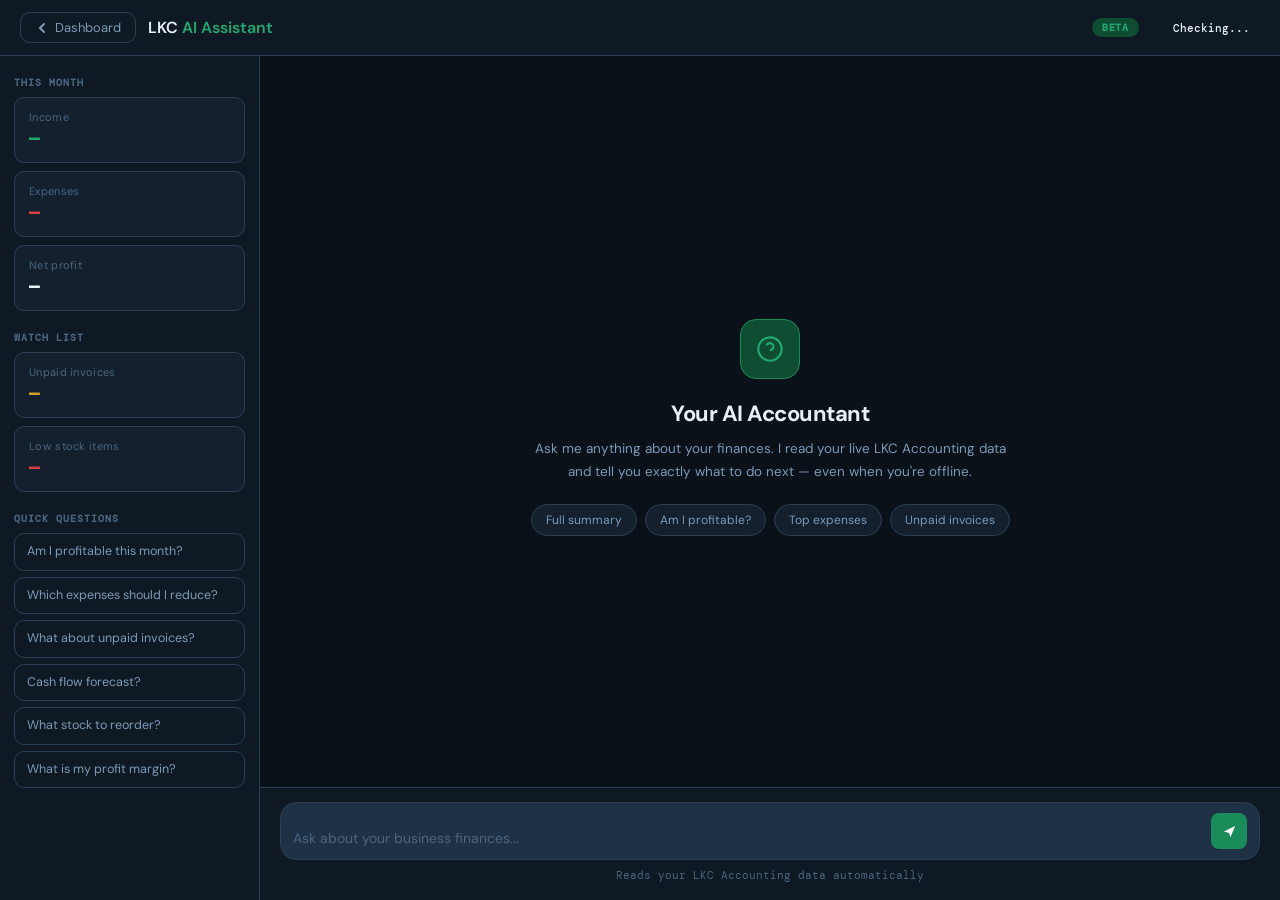
<file: ai-assistan.html>
<!DOCTYPE html>
<html lang="en">
<head>
<meta charset="UTF-8">
<meta name="viewport" content="width=device-width, initial-scale=1.0, viewport-fit=cover">
<meta name="apple-mobile-web-app-capable" content="yes">
<meta name="apple-mobile-web-app-title" content="AI Assistant">
<meta name="theme-color" content="#0f1923">
<title>AI Assistant — ProBooks</title>
<link rel="preconnect" href="https://fonts.googleapis.com">
<link href="https://fonts.googleapis.com/css2?family=DM+Sans:opsz,wght@9..40,300;9..40,400;9..40,500;9..40,600;9..40,700&family=DM+Mono:wght@400;500&display=swap" rel="stylesheet">
<style>
*,*::before,*::after{box-sizing:border-box;margin:0;padding:0;}
:root{
  --bg-deepest:#0a1119;
  --bg-dark:#0f1923;
  --bg-card:#14202e;
  --bg-card2:#1a2a3a;
  --bg-input:#1f3145;
  --border:#2a3f55;
  --border-light:#1e3047;
  --accent:#1a8c5a;
  --accent-light:#22a870;
  --accent-dim:#0e4d32;
  --gold:#c9a227;
  --gold-dim:#7a5c0e;
  --danger:#d94040;
  --warn:#d97706;
  --text-primary:#e8f0f8;
  --text-secondary:#7a9ab8;
  --text-muted:#4a6580;
  --radius:10px;
  --radius-lg:16px;
  --font:'DM Sans',system-ui,sans-serif;
  --mono:'DM Mono',monospace;
  --sidebar:260px;
  --topbar:56px;
}
html,body{height:100%;background:var(--bg-deepest);color:var(--text-primary);font-family:var(--font);font-size:15px;overflow:hidden;}

/* ── TOPBAR ── */
.topbar{position:fixed;left:0;right:0;top:0;height:var(--topbar);background:var(--bg-dark);border-bottom:1px solid var(--border);display:flex;align-items:center;padding:0 20px;gap:12px;z-index:100;}
.back-btn{display:flex;align-items:center;gap:6px;background:none;border:1.5px solid var(--border);border-radius:var(--radius);padding:6px 14px;color:var(--text-secondary);font-family:var(--font);font-size:13px;cursor:pointer;transition:all .15s;}
.back-btn:hover{border-color:var(--accent);color:var(--accent-light);}
.back-btn svg{width:14px;height:14px;stroke:currentColor;fill:none;stroke-width:2;stroke-linecap:round;}
.topbar-title{font-size:16px;font-weight:600;flex:1;}
.topbar-title span{color:var(--accent-light);}
.ai-badge{font-size:10px;font-weight:600;letter-spacing:.8px;text-transform:uppercase;background:var(--accent-dim);color:var(--accent-light);padding:3px 10px;border-radius:20px;font-family:var(--mono);}
.online-badge{font-size:11px;padding:3px 10px;border-radius:20px;font-weight:500;font-family:var(--mono);}
.online-badge.online{background:rgba(26,140,90,.2);color:var(--accent-light);}
.online-badge.offline{background:rgba(74,101,128,.15);color:var(--text-muted);}
.biz-label{font-size:12px;color:var(--gold);font-family:var(--mono);font-weight:500;}

/* ── LAYOUT ── */
.layout{display:flex;height:100vh;padding-top:var(--topbar);}

/* ── SIDEBAR ── */
.sidebar{width:var(--sidebar);flex-shrink:0;background:var(--bg-dark);border-right:1px solid var(--border);display:flex;flex-direction:column;overflow-y:auto;padding:20px 14px;gap:20px;}
.sidebar-section-label{font-size:10px;font-weight:600;color:var(--text-muted);letter-spacing:1px;text-transform:uppercase;font-family:var(--mono);margin-bottom:8px;}
.stat-card{background:var(--bg-card);border:1px solid var(--border);border-radius:var(--radius);padding:12px 14px;margin-bottom:8px;}
.stat-card:last-child{margin-bottom:0;}
.stat-name{font-size:11px;color:var(--text-muted);margin-bottom:4px;letter-spacing:.3px;}
.stat-value{font-size:17px;font-weight:700;font-family:var(--mono);letter-spacing:-.3px;}
.stat-value.pos{color:var(--accent-light);}
.stat-value.neg{color:var(--danger);}
.stat-value.warn{color:var(--gold);}
.stat-value.neutral{color:var(--text-primary);}
.chip-group{display:flex;flex-direction:column;gap:6px;}
.chip{background:none;border:1.5px solid var(--border);border-radius:var(--radius);padding:9px 12px;font-size:12.5px;color:var(--text-secondary);cursor:pointer;text-align:left;font-family:var(--font);line-height:1.4;transition:all .15s;}
.chip:hover{background:var(--accent-dim);border-color:var(--accent);color:var(--accent-light);}

/* ── CHAT AREA ── */
.chat-main{flex:1;display:flex;flex-direction:column;overflow:hidden;min-width:0;}
.messages{flex:1;overflow-y:auto;padding:28px 28px 16px;display:flex;flex-direction:column;gap:18px;scroll-behavior:smooth;}
.messages::-webkit-scrollbar{width:3px;}
.messages::-webkit-scrollbar-thumb{background:var(--border);border-radius:4px;}

/* ── WELCOME ── */
.welcome{max-width:480px;margin:auto;text-align:center;padding:20px 0;}
.welcome-icon{width:60px;height:60px;border-radius:var(--radius-lg);background:var(--accent-dim);border:1.5px solid var(--accent);display:flex;align-items:center;justify-content:center;margin:0 auto 20px;}
.welcome-icon svg{width:28px;height:28px;stroke:var(--accent-light);fill:none;stroke-width:1.8;}
.welcome h2{font-size:22px;font-weight:700;letter-spacing:-.5px;margin-bottom:10px;}
.welcome p{font-size:13.5px;color:var(--text-secondary);line-height:1.7;}
.welcome-chips{display:flex;flex-wrap:wrap;gap:8px;justify-content:center;margin-top:20px;}
.welcome-chip{background:var(--bg-card);border:1.5px solid var(--border);border-radius:20px;padding:7px 14px;font-size:12px;color:var(--text-secondary);cursor:pointer;font-family:var(--font);transition:all .15s;}
.welcome-chip:hover{border-color:var(--accent);color:var(--accent-light);}

/* ── MESSAGES ── */
.msg{display:flex;gap:10px;max-width:640px;}
.msg.user{flex-direction:row-reverse;align-self:flex-end;}
.msg.ai{align-self:flex-start;}
.avatar{width:32px;height:32px;border-radius:8px;display:flex;align-items:center;justify-content:center;font-size:10px;font-weight:700;font-family:var(--mono);flex-shrink:0;letter-spacing:.5px;}
.ai .avatar{background:var(--accent-dim);color:var(--accent-light);border:1px solid var(--accent);}
.user .avatar{background:var(--bg-card2);color:var(--text-secondary);border:1px solid var(--border);}
.bubble{padding:12px 15px;border-radius:var(--radius-lg);font-size:13.5px;line-height:1.7;max-width:520px;}
.ai .bubble{background:var(--bg-card);border:1px solid var(--border);color:var(--text-primary);border-radius:4px var(--radius-lg) var(--radius-lg) var(--radius-lg);}
.user .bubble{background:var(--bg-card2);border:1px solid var(--border-light);color:var(--text-primary);border-radius:var(--radius-lg) 4px var(--radius-lg) var(--radius-lg);}
.offline-note{font-size:11px;color:var(--text-muted);margin-top:6px;font-family:var(--mono);}

/* ── TYPING ── */
.typing-dots{display:flex;gap:5px;align-items:center;padding:2px 0;}
.dot{width:7px;height:7px;border-radius:50%;background:var(--text-muted);animation:pulse 1.3s infinite;}
.dot:nth-child(2){animation-delay:.22s;}
.dot:nth-child(3){animation-delay:.44s;}
@keyframes pulse{0%,60%,100%{opacity:.3;transform:scale(1)}30%{opacity:1;transform:scale(1.25)}}

/* ── INPUT BAR ── */
.input-bar{border-top:1px solid var(--border);background:var(--bg-dark);padding:14px 20px 18px;flex-shrink:0;}
.input-wrap{display:flex;gap:10px;align-items:flex-end;background:var(--bg-input);border:1.5px solid var(--border);border-radius:var(--radius-lg);padding:10px 12px;transition:border-color .2s;}
.input-wrap:focus-within{border-color:var(--accent);}
#userInput{flex:1;border:none;background:none;outline:none;font-size:14px;font-family:var(--font);color:var(--text-primary);resize:none;line-height:1.5;max-height:100px;min-height:21px;}
#userInput::placeholder{color:var(--text-muted);}
.send-btn{width:36px;height:36px;border-radius:8px;background:var(--accent);border:none;cursor:pointer;display:flex;align-items:center;justify-content:center;flex-shrink:0;transition:background .15s;}
.send-btn:hover{background:var(--accent-light);}
.send-btn:disabled{opacity:.35;cursor:not-allowed;}
.send-btn svg{width:15px;height:15px;fill:#fff;}
.input-hint{font-size:11px;color:var(--text-muted);text-align:center;margin-top:8px;font-family:var(--mono);}

/* ── OFFLINE BANNER ── */
.offline-banner{background:rgba(217,119,6,.12);border-bottom:1px solid rgba(217,119,6,.3);padding:8px 20px;font-size:12px;color:var(--gold);display:none;align-items:center;gap:8px;flex-shrink:0;}
.offline-banner.show{display:flex;}
.offline-banner svg{width:14px;height:14px;stroke:var(--gold);fill:none;stroke-width:2;flex-shrink:0;}

/* ── RESPONSIVE ── */
@media(max-width:720px){
  .sidebar{display:none;}
  .messages{padding:20px 16px 12px;}
  .input-bar{padding:10px 14px 14px;}
  .biz-label{display:none;}
}
</style>
</head>
<body>

<!-- TOPBAR -->
<div class="topbar">
  <button class="back-btn" onclick="goBack()">
    <svg viewBox="0 0 14 14"><path d="M9 11L5 7L9 3"/></svg>
    Dashboard
  </button>
  <span class="topbar-title">LKC <span>AI Assistant</span></span>
  <span class="ai-badge">Beta</span>
  <span class="biz-label" id="biz-label"></span>
  <span class="online-badge" id="online-badge">Checking...</span>
</div>

<!-- OFFLINE BANNER -->
<div class="offline-banner" id="offline-banner">
  <svg viewBox="0 0 24 24"><path d="M1 1l22 22M16.72 11.06A10.94 10.94 0 0 1 19 12.55M5 12.55a10.94 10.94 0 0 1 5.17-2.39M10.71 5.05A16 16 0 0 1 22.54 9M1.42 9a15.91 15.91 0 0 1 4.7-2.88M8.53 16.11a6 6 0 0 1 6.95 0M12 20h.01"/></svg>
  You're offline — using smart offline mode. Connect to the internet for full AI responses.
</div>

<!-- LAYOUT -->
<div class="layout">

  <!-- SIDEBAR -->
  <div class="sidebar">
    <div>
      <div class="sidebar-section-label">This month</div>
      <div class="stat-card"><div class="stat-name">Income</div><div class="stat-value pos" id="s-income">—</div></div>
      <div class="stat-card"><div class="stat-name">Expenses</div><div class="stat-value neg" id="s-expenses">—</div></div>
      <div class="stat-card"><div class="stat-name">Net profit</div><div class="stat-value" id="s-profit">—</div></div>
    </div>
    <div>
      <div class="sidebar-section-label">Watch list</div>
      <div class="stat-card"><div class="stat-name">Unpaid invoices</div><div class="stat-value warn" id="s-invoices">—</div></div>
      <div class="stat-card"><div class="stat-name">Low stock items</div><div class="stat-value neg" id="s-stock">—</div></div>
    </div>
    <div>
      <div class="sidebar-section-label">Quick questions</div>
      <div class="chip-group">
        <button class="chip" onclick="ask('Am I profitable this month?')">Am I profitable this month?</button>
        <button class="chip" onclick="ask('Which expenses should I reduce?')">Which expenses should I reduce?</button>
        <button class="chip" onclick="ask('What should I do about unpaid invoices?')">What about unpaid invoices?</button>
        <button class="chip" onclick="ask('Will I have cash flow problems next month?')">Cash flow forecast?</button>
        <button class="chip" onclick="ask('What stock should I reorder urgently?')">What stock to reorder?</button>
        <button class="chip" onclick="ask('What is my profit margin?')">What is my profit margin?</button>
      </div>
    </div>
  </div>

  <!-- CHAT -->
  <div class="chat-main">
    <div class="messages" id="messages">
      <div class="welcome" id="welcome">
        <div class="welcome-icon">
          <svg viewBox="0 0 24 24"><circle cx="12" cy="12" r="10"/><path d="M9.09 9a3 3 0 0 1 5.83 1c0 2-3 3-3 3"/><line x1="12" y1="17" x2="12.01" y2="17"/></svg>
        </div>
        <h2>Your AI Accountant</h2>
        <p>Ask me anything about your finances. I read your live LKC Accounting data and tell you exactly what to do next — even when you're offline.</p>
        <div class="welcome-chips">
          <span class="welcome-chip" onclick="ask('Give me a full summary of my business finances')">Full summary</span>
          <span class="welcome-chip" onclick="ask('Am I making a profit?')">Am I profitable?</span>
          <span class="welcome-chip" onclick="ask('What are my biggest expenses?')">Top expenses</span>
          <span class="welcome-chip" onclick="ask('Do I have any unpaid invoices?')">Unpaid invoices</span>
        </div>
      </div>
    </div>

    <div class="input-bar">
      <div class="input-wrap">
        <textarea id="userInput" rows="1" placeholder="Ask about your business finances..." onkeydown="handleKey(event)" oninput="autoResize(this)"></textarea>
        <button class="send-btn" id="sendBtn" onclick="sendMsg()">
          <svg viewBox="0 0 16 16"><path d="M2 8L14 2L9 14L7.5 9.5L2 8Z"/></svg>
        </button>
      </div>
      <p class="input-hint" id="input-hint">Reads your LKC Accounting data automatically</p>
    </div>
  </div>
</div>

<script>
// ═══════════════════════════════════════════
// DATA READER — reads exact keys from your app
// ═══════════════════════════════════════════
function readData() {
  const config   = safeGet('lkc_config', {});
  const income   = safeGet('lkc_income', []);
  const expenses = safeGet('lkc_expenses', []);
  const invoices = safeGet('lkc_invoices', []);
  const stock    = safeGet('lkc_stock', []);
  return { config, income, expenses, invoices, stock };
}

function safeGet(key, def) {
  try { const v = localStorage.getItem(key); return v ? JSON.parse(v) : def; }
  catch { return def; }
}

function buildContext() {
  const { config, income, expenses, invoices, stock } = readData();

  const now = new Date();
  const thisMonthStr = now.toISOString().slice(0, 7);

  const isThisMonth = r => r.date && r.date.startsWith(thisMonthStr);

  const monthIncome   = income.filter(isThisMonth).reduce((s, r) => s + parseFloat(r.amount || 0), 0);
  const monthExpenses = expenses.filter(isThisMonth).reduce((s, r) => s + parseFloat(r.amount || 0), 0);
  const totalIncome   = income.reduce((s, r) => s + parseFloat(r.amount || 0), 0);
  const totalExpenses = expenses.reduce((s, r) => s + parseFloat(r.amount || 0), 0);
  const netProfit     = totalIncome - totalExpenses;
  const monthProfit   = monthIncome - monthExpenses;
  const margin        = monthIncome > 0 ? Math.round(monthProfit / monthIncome * 100) : 0;

  const unpaidInvoices = invoices.filter(i => i.status === 'unpaid');
  const unpaidTotal    = unpaidInvoices.reduce((s, i) => s + parseFloat(i.total || 0), 0);

  const threshold = parseInt(config.lowStockThreshold || 5);
  const lowStock  = stock.filter(s => parseInt(s.qty || 0) <= threshold);

  // Expense breakdown
  const expByCat = {};
  expenses.filter(isThisMonth).forEach(e => {
    expByCat[e.cat] = (expByCat[e.cat] || 0) + parseFloat(e.amount || 0);
  });
  const topExpenses = Object.entries(expByCat)
    .sort((a, b) => b[1] - a[1])
    .slice(0, 5)
    .map(([c, v]) => `${c}: ${config.currency || 'KES'} ${v.toFixed(0)}`)
    .join(', ');

  // Income breakdown
  const incByCat = {};
  income.filter(isThisMonth).forEach(i => {
    incByCat[i.cat] = (incByCat[i.cat] || 0) + parseFloat(i.amount || 0);
  });
  const topIncome = Object.entries(incByCat)
    .sort((a, b) => b[1] - a[1])
    .slice(0, 3)
    .map(([c, v]) => `${c}: ${config.currency || 'KES'} ${v.toFixed(0)}`)
    .join(', ');

  const lowStockList = lowStock.map(s => `${s.name} (qty: ${s.qty} ${s.unit || ''})`).join(', ');

  const cur = config.currency || 'KES';

  return `
BUSINESS: ${config.bizName || 'Unknown'} | Type: ${config.bizType || 'Not set'} | Currency: ${cur}

THIS MONTH (${thisMonthStr}):
- Income: ${cur} ${monthIncome.toFixed(0)} | Sources: ${topIncome || 'none'}
- Expenses: ${cur} ${monthExpenses.toFixed(0)} | Top categories: ${topExpenses || 'none'}
- Net profit: ${cur} ${monthProfit.toFixed(0)} | Margin: ${margin}%

ALL TIME:
- Total income: ${cur} ${totalIncome.toFixed(0)}
- Total expenses: ${cur} ${totalExpenses.toFixed(0)}
- Net profit/loss: ${cur} ${netProfit.toFixed(0)}

INVOICES:
- Unpaid: ${unpaidInvoices.length} invoices worth ${cur} ${unpaidTotal.toFixed(0)}
- Clients: ${unpaidInvoices.map(i => i.client).join(', ') || 'none'}

STOCK:
- Total items: ${stock.length}
- Low stock (at/below threshold of ${threshold}): ${lowStock.length} items
${lowStockList ? '- Items: ' + lowStockList : ''}

RECORDS COUNT: ${income.length} income, ${expenses.length} expense, ${invoices.length} invoices, ${stock.length} stock items
`.trim();
}

// ═══════════════════════════════════════════
// UPDATE SIDEBAR STATS
// ═══════════════════════════════════════════
function updateSidebar() {
  const { config, income, expenses, invoices, stock } = readData();
  const cur = config.currency || 'KES';
  const fmt = n => cur + ' ' + parseFloat(n || 0).toLocaleString('en-KE', { maximumFractionDigits: 0 });

  const now = new Date();
  const thisMonthStr = now.toISOString().slice(0, 7);
  const isThisMonth = r => r.date && r.date.startsWith(thisMonthStr);

  const monthInc = income.filter(isThisMonth).reduce((s, r) => s + parseFloat(r.amount || 0), 0);
  const monthExp = expenses.filter(isThisMonth).reduce((s, r) => s + parseFloat(r.amount || 0), 0);
  const monthProfit = monthInc - monthExp;
  const threshold = parseInt(config.lowStockThreshold || 5);
  const lowStockCount = stock.filter(s => parseInt(s.qty || 0) <= threshold).length;
  const unpaidInv = invoices.filter(i => i.status === 'unpaid');
  const unpaidTotal = unpaidInv.reduce((s, i) => s + parseFloat(i.total || 0), 0);

  document.getElementById('s-income').textContent   = monthInc   ? fmt(monthInc)   : '—';
  document.getElementById('s-expenses').textContent = monthExp   ? fmt(monthExp)   : '—';

  const profEl = document.getElementById('s-profit');
  profEl.textContent  = (monthInc || monthExp) ? fmt(monthProfit) : '—';
  profEl.className    = 'stat-value ' + (monthProfit >= 0 ? 'pos' : 'neg');

  document.getElementById('s-invoices').textContent = unpaidTotal ? fmt(unpaidTotal) + ' (' + unpaidInv.length + ')' : '—';
  document.getElementById('s-stock').textContent    = lowStockCount ? lowStockCount + ' items' : '—';

  const bizName = config.bizName || '';
  if (bizName) document.getElementById('biz-label').textContent = bizName;
}

// ═══════════════════════════════════════════
// OFFLINE FALLBACK — rule-based responses
// ═══════════════════════════════════════════
function offlineAnswer(question) {
  const { config, income, expenses, invoices, stock } = readData();
  const cur = config.currency || 'KES';
  const fmt = n => cur + ' ' + parseFloat(n || 0).toLocaleString('en-KE', { maximumFractionDigits: 0 });
  const q = question.toLowerCase();

  const now = new Date();
  const thisMonthStr = now.toISOString().slice(0, 7);
  const isThisMonth = r => r.date && r.date.startsWith(thisMonthStr);

  const monthInc = income.filter(isThisMonth).reduce((s, r) => s + parseFloat(r.amount || 0), 0);
  const monthExp = expenses.filter(isThisMonth).reduce((s, r) => s + parseFloat(r.amount || 0), 0);
  const monthProfit = monthInc - monthExp;
  const margin = monthInc > 0 ? Math.round(monthProfit / monthInc * 100) : 0;
  const threshold = parseInt(config.lowStockThreshold || 5);
  const lowStock = stock.filter(s => parseInt(s.qty || 0) <= threshold);
  const unpaidInv = invoices.filter(i => i.status === 'unpaid');
  const unpaidTotal = unpaidInv.reduce((s, i) => s + parseFloat(i.total || 0), 0);

  const expByCat = {};
  expenses.filter(isThisMonth).forEach(e => {
    expByCat[e.cat] = (expByCat[e.cat] || 0) + parseFloat(e.amount || 0);
  });
  const topExp = Object.entries(expByCat).sort((a, b) => b[1] - a[1]);

  // Match question to response
  if (q.includes('profit') || q.includes('profitable') || q.includes('making money')) {
    if (!monthInc && !monthExp) return "No transactions recorded this month yet. Start by adding your income and expenses in the app.";
    if (monthProfit > 0) return `Yes — you're profitable this month. Income is ${fmt(monthInc)}, expenses are ${fmt(monthExp)}, giving you a net profit of ${fmt(monthProfit)} (${margin}% margin). Action: keep expenses below ${fmt(monthInc * 0.6)} to stay healthy.`;
    return `You're running at a loss this month. Income: ${fmt(monthInc)}, Expenses: ${fmt(monthExp)}, Loss: ${fmt(Math.abs(monthProfit))}. Action: identify which expense category is highest and look for ways to reduce it.`;
  }

  if (q.includes('expense') || q.includes('spending') || q.includes('cost') || q.includes('cut')) {
    if (topExp.length === 0) return "No expenses recorded this month yet. Add your expenses in the Expenses section.";
    const top3 = topExp.slice(0, 3).map(([c, v]) => `${c} (${fmt(v)})`).join(', ');
    return `Your top expenses this month are: ${top3}. Total spending: ${fmt(monthExp)}. Action: review your #1 expense — ${topExp[0]?.[0] || 'unknown'} at ${fmt(topExp[0]?.[1] || 0)} — and see if any part of it can be reduced or negotiated.`;
  }

  if (q.includes('invoice') || q.includes('unpaid') || q.includes('owed') || q.includes('clients owe')) {
    if (unpaidInv.length === 0) return "Great news — you have no unpaid invoices right now. All clients are settled.";
    const clients = unpaidInv.map(i => i.client).join(', ');
    return `You have ${unpaidInv.length} unpaid invoice${unpaidInv.length > 1 ? 's' : ''} worth ${fmt(unpaidTotal)}. Client${unpaidInv.length > 1 ? 's' : ''}: ${clients}. Action: send a payment reminder to the oldest unpaid invoice today — the longer you wait, the harder it gets to collect.`;
  }

  if (q.includes('stock') || q.includes('reorder') || q.includes('inventory') || q.includes('low')) {
    if (lowStock.length === 0) return "All your stock items are above the reorder level. No urgent restocking needed.";
    const items = lowStock.slice(0, 4).map(s => `${s.name} (${s.qty} ${s.unit || ''} left)`).join(', ');
    return `You have ${lowStock.length} item${lowStock.length > 1 ? 's' : ''} running low: ${items}. Action: reorder ${lowStock[0]?.name || 'the first item'} urgently to avoid running out and losing sales.`;
  }

  if (q.includes('cash flow') || q.includes('next month') || q.includes('forecast')) {
    const avg = monthInc > 0 ? monthInc : 0;
    return `Based on this month, your income is ${fmt(monthInc)} and expenses are ${fmt(monthExp)}. ${monthProfit >= 0 ? `You have a buffer of ${fmt(monthProfit)} — try to keep this as a reserve.` : `You're spending more than you earn by ${fmt(Math.abs(monthProfit))} — urgent action needed to reduce costs or increase income.`} Action: aim to collect those unpaid invoices (${fmt(unpaidTotal)}) this week to improve your cash position.`;
  }

  if (q.includes('summary') || q.includes('overview') || q.includes('how am i doing') || q.includes('status')) {
    const status = monthProfit >= 0 ? 'profitable' : 'running at a loss';
    return `${config.bizName || 'Your business'} is currently ${status}. This month: income ${fmt(monthInc)}, expenses ${fmt(monthExp)}, net ${fmt(monthProfit)} (${margin}% margin). You have ${unpaidInv.length} unpaid invoice${unpaidInv.length !== 1 ? 's' : ''} worth ${fmt(unpaidTotal)} and ${lowStock.length} low stock alert${lowStock.length !== 1 ? 's' : ''}. Action: ${unpaidTotal > 0 ? 'chase your unpaid invoices first — that money is already earned.' : lowStock.length > 0 ? 'restock low items before you run out.' : 'keep monitoring your expense-to-income ratio.'}`;
  }

  if (q.includes('margin') || q.includes('percentage') || q.includes('%')) {
    return `Your profit margin this month is ${margin}%. Income: ${fmt(monthInc)}, Profit: ${fmt(monthProfit)}. ${margin >= 30 ? 'That\'s a healthy margin — well done.' : margin >= 10 ? 'Margin is moderate. Look for ways to cut costs or raise prices slightly.' : 'Margin is thin. Focus on reducing your top expense category to improve it.'} Action: aim for at least a 25% margin consistently.`;
  }

  if (q.includes('income') || q.includes('revenue') || q.includes('sales') || q.includes('earning')) {
    const incByCat = {};
    income.filter(isThisMonth).forEach(i => { incByCat[i.cat] = (incByCat[i.cat] || 0) + parseFloat(i.amount || 0); });
    const top = Object.entries(incByCat).sort((a, b) => b[1] - a[1]).slice(0, 3).map(([c, v]) => `${c}: ${fmt(v)}`).join(', ');
    return `This month's income is ${fmt(monthInc)}. Top sources: ${top || 'no records yet'}. Action: focus on growing your #1 income source — it's your most proven revenue stream.`;
  }

  // Default
  return `Based on your data: income this month is ${fmt(monthInc)}, expenses are ${fmt(monthExp)}, profit is ${fmt(monthProfit)}. You have ${unpaidInv.length} unpaid invoice${unpaidInv.length !== 1 ? 's' : ''} and ${lowStock.length} low stock alert${lowStock.length !== 1 ? 's' : ''}. Connect to the internet for a more detailed answer to your question.`;
}

// ═══════════════════════════════════════════
// CHAT ENGINE
// ═══════════════════════════════════════════
const chatHistory = [];

function addMsg(role, text, isOffline = false) {
  chatHistory.push({ role, content: text });

  const welcome = document.getElementById('welcome');
  if (welcome) welcome.remove();

  const wrap = document.getElementById('messages');
  const div  = document.createElement('div');
  div.className = 'msg ' + (role === 'user' ? 'user' : 'ai');

  const av  = document.createElement('div');
  av.className = 'avatar';
  av.textContent = role === 'user' ? 'YOU' : 'AI';

  const bub = document.createElement('div');
  bub.className = 'bubble';
  bub.textContent = text;

  if (isOffline) {
    const note = document.createElement('div');
    note.className = 'offline-note';
    note.textContent = '⚡ Offline mode — connect for full AI';
    bub.appendChild(note);
  }

  div.appendChild(av);
  div.appendChild(bub);
  wrap.appendChild(div);
  wrap.scrollTop = wrap.scrollHeight;
}

function showTyping() {
  const wrap = document.getElementById('messages');
  const div  = document.createElement('div');
  div.className = 'msg ai';
  div.id = 'typing-indicator';
  const av  = document.createElement('div');
  av.className = 'avatar';
  av.textContent = 'AI';
  const bub = document.createElement('div');
  bub.className = 'bubble';
  bub.innerHTML = '<div class="typing-dots"><div class="dot"></div><div class="dot"></div><div class="dot"></div></div>';
  div.appendChild(av);
  div.appendChild(bub);
  wrap.appendChild(div);
  wrap.scrollTop = wrap.scrollHeight;
}

function removeTyping() {
  const el = document.getElementById('typing-indicator');
  if (el) el.remove();
}

function ask(text) {
  document.getElementById('userInput').value = text;
  sendMsg();
}

function handleKey(e) {
  if (e.key === 'Enter' && !e.shiftKey) { e.preventDefault(); sendMsg(); }
}

function autoResize(el) {
  el.style.height = 'auto';
  el.style.height = Math.min(el.scrollHeight, 100) + 'px';
}

async function sendMsg() {
  const input = document.getElementById('userInput');
  const btn   = document.getElementById('sendBtn');
  const text  = input.value.trim();
  if (!text) return;

  addMsg('user', text);
  input.value = '';
  input.style.height = 'auto';
  btn.disabled = true;
  showTyping();

  // ── OFFLINE MODE ──
  if (!navigator.onLine) {
    await new Promise(r => setTimeout(r, 600)); // feels natural
    removeTyping();
    const reply = offlineAnswer(text);
    addMsg('assistant', reply, true);
    btn.disabled = false;
    input.focus();
    return;
  }

  // ── ONLINE MODE — full AI ──
  const systemPrompt = `You are a smart AI accounting assistant built into LKC Accounting — a professional accounting app for African businesses.

Your job: analyze the user's real business data below and give SHORT, DIRECT, ACTIONABLE advice.

Rules:
- Keep replies under 140 words
- Be specific — use actual figures from the data
- Always end with ONE concrete action the owner should take today
- Speak like a trusted advisor, not a chatbot
- Use the local currency shown in the data
- If data is missing or zero, acknowledge briefly and still give useful advice
- Never mention Claude, Anthropic, or that you are an AI

CURRENT BUSINESS DATA:
${buildContext()}`;

  try {
    const res = await fetch('https://api.anthropic.com/v1/messages', {
      method: 'POST',
      headers: {
        'Content-Type': 'application/json',
        'anthropic-version': '2023-06-01',
        'anthropic-dangerous-direct-browser-access': 'true',
        'x-api-key': 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
      },
      body: JSON.stringify({
        model: 'claude-sonnet-4-6',
        max_tokens: 1000,
        system: systemPrompt,
        messages: chatHistory.slice(-10)
      })
    });

    if (!res.ok) {
      const errData = await res.json().catch(() => ({}));
      console.error('API error:', res.status, errData);
      throw new Error('API returned ' + res.status);
    }

    const data = await res.json();
    removeTyping();
    const reply = data.content?.find(b => b.type === 'text')?.text || 'Sorry, I could not get a response right now.';
    addMsg('assistant', reply);
  } catch (err) {
    console.error('Request failed:', err);
    removeTyping();
    // Fallback to offline if network fails
    const reply = offlineAnswer(text);
    addMsg('assistant', reply, true);
  }

  btn.disabled = false;
  input.focus();
}

// ═══════════════════════════════════════════
// ONLINE / OFFLINE STATUS
// ═══════════════════════════════════════════
function updateStatus() {
  const badge  = document.getElementById('online-badge');
  const banner = document.getElementById('offline-banner');
  const hint   = document.getElementById('input-hint');
  if (navigator.onLine) {
    badge.textContent  = 'Online';
    badge.className    = 'online-badge online';
    banner.classList.remove('show');
    hint.textContent   = 'Reads your LKC Accounting data automatically';
  } else {
    badge.textContent  = 'Offline';
    badge.className    = 'online-badge offline';
    banner.classList.add('show');
    hint.textContent   = 'Offline mode active — basic answers available';
  }
}

function goBack() {
  if (window.history.length > 1) window.history.back();
  else window.location.href = 'index.html';
}

// ═══════════════════════════════════════════
// INIT
// ═══════════════════════════════════════════
window.addEventListener('load', () => {
  updateSidebar();
  updateStatus();
  window.addEventListener('online',  updateStatus);
  window.addEventListener('offline', updateStatus);
});
</script>
</body>
</html>
</file>
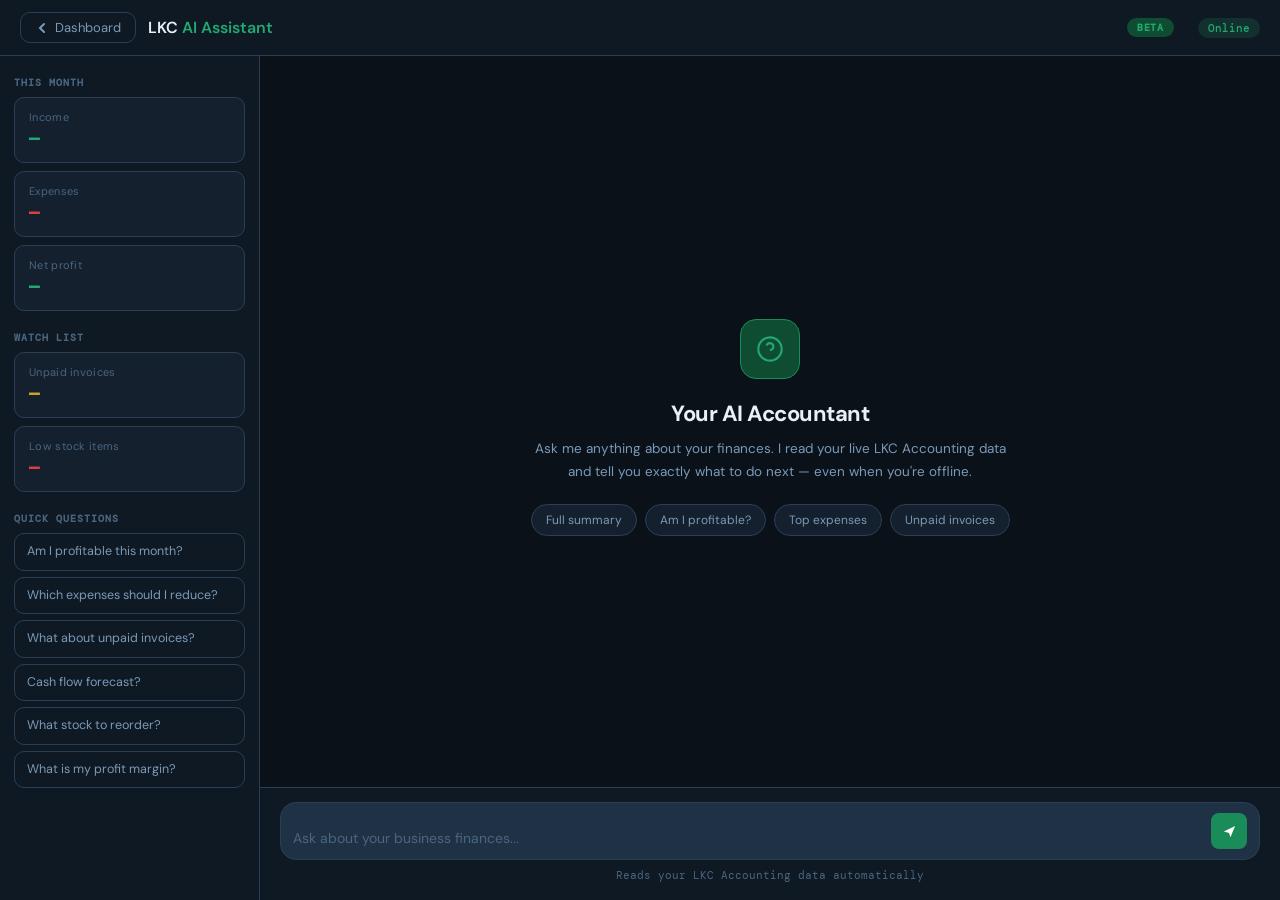
<file: ai-assistant (3).html>
<!DOCTYPE html>
<html lang="en">
<head>
<meta charset="UTF-8">
<meta name="viewport" content="width=device-width, initial-scale=1.0, viewport-fit=cover">
<meta name="apple-mobile-web-app-capable" content="yes">
<meta name="apple-mobile-web-app-title" content="AI Assistant">
<meta name="theme-color" content="#0f1923">
<title>AI Assistant — LKC Accounting</title>
<link rel="preconnect" href="https://fonts.googleapis.com">
<link href="https://fonts.googleapis.com/css2?family=DM+Sans:opsz,wght@9..40,300;9..40,400;9..40,500;9..40,600;9..40,700&family=DM+Mono:wght@400;500&display=swap" rel="stylesheet">
<style>
*,*::before,*::after{box-sizing:border-box;margin:0;padding:0;}
:root{
  --bg-deepest:#0a1119;
  --bg-dark:#0f1923;
  --bg-card:#14202e;
  --bg-card2:#1a2a3a;
  --bg-input:#1f3145;
  --border:#2a3f55;
  --border-light:#1e3047;
  --accent:#1a8c5a;
  --accent-light:#22a870;
  --accent-dim:#0e4d32;
  --gold:#c9a227;
  --gold-dim:#7a5c0e;
  --danger:#d94040;
  --warn:#d97706;
  --text-primary:#e8f0f8;
  --text-secondary:#7a9ab8;
  --text-muted:#4a6580;
  --radius:10px;
  --radius-lg:16px;
  --font:'DM Sans',system-ui,sans-serif;
  --mono:'DM Mono',monospace;
  --sidebar:260px;
  --topbar:56px;
}
html,body{height:100%;background:var(--bg-deepest);color:var(--text-primary);font-family:var(--font);font-size:15px;overflow:hidden;}

/* ── TOPBAR ── */
.topbar{position:fixed;left:0;right:0;top:0;height:var(--topbar);background:var(--bg-dark);border-bottom:1px solid var(--border);display:flex;align-items:center;padding:0 20px;gap:12px;z-index:100;}
.back-btn{display:flex;align-items:center;gap:6px;background:none;border:1.5px solid var(--border);border-radius:var(--radius);padding:6px 14px;color:var(--text-secondary);font-family:var(--font);font-size:13px;cursor:pointer;transition:all .15s;}
.back-btn:hover{border-color:var(--accent);color:var(--accent-light);}
.back-btn svg{width:14px;height:14px;stroke:currentColor;fill:none;stroke-width:2;stroke-linecap:round;}
.topbar-title{font-size:16px;font-weight:600;flex:1;}
.topbar-title span{color:var(--accent-light);}
.ai-badge{font-size:10px;font-weight:600;letter-spacing:.8px;text-transform:uppercase;background:var(--accent-dim);color:var(--accent-light);padding:3px 10px;border-radius:20px;font-family:var(--mono);}
.online-badge{font-size:11px;padding:3px 10px;border-radius:20px;font-weight:500;font-family:var(--mono);}
.online-badge.online{background:rgba(26,140,90,.2);color:var(--accent-light);}
.online-badge.offline{background:rgba(74,101,128,.15);color:var(--text-muted);}
.biz-label{font-size:12px;color:var(--gold);font-family:var(--mono);font-weight:500;}

/* ── LAYOUT ── */
.layout{display:flex;height:100vh;padding-top:var(--topbar);}

/* ── SIDEBAR ── */
.sidebar{width:var(--sidebar);flex-shrink:0;background:var(--bg-dark);border-right:1px solid var(--border);display:flex;flex-direction:column;overflow-y:auto;padding:20px 14px;gap:20px;}
.sidebar-section-label{font-size:10px;font-weight:600;color:var(--text-muted);letter-spacing:1px;text-transform:uppercase;font-family:var(--mono);margin-bottom:8px;}
.stat-card{background:var(--bg-card);border:1px solid var(--border);border-radius:var(--radius);padding:12px 14px;margin-bottom:8px;}
.stat-card:last-child{margin-bottom:0;}
.stat-name{font-size:11px;color:var(--text-muted);margin-bottom:4px;letter-spacing:.3px;}
.stat-value{font-size:17px;font-weight:700;font-family:var(--mono);letter-spacing:-.3px;}
.stat-value.pos{color:var(--accent-light);}
.stat-value.neg{color:var(--danger);}
.stat-value.warn{color:var(--gold);}
.stat-value.neutral{color:var(--text-primary);}
.chip-group{display:flex;flex-direction:column;gap:6px;}
.chip{background:none;border:1.5px solid var(--border);border-radius:var(--radius);padding:9px 12px;font-size:12.5px;color:var(--text-secondary);cursor:pointer;text-align:left;font-family:var(--font);line-height:1.4;transition:all .15s;}
.chip:hover{background:var(--accent-dim);border-color:var(--accent);color:var(--accent-light);}

/* ── CHAT AREA ── */
.chat-main{flex:1;display:flex;flex-direction:column;overflow:hidden;min-width:0;}
.messages{flex:1;overflow-y:auto;padding:28px 28px 16px;display:flex;flex-direction:column;gap:18px;scroll-behavior:smooth;}
.messages::-webkit-scrollbar{width:3px;}
.messages::-webkit-scrollbar-thumb{background:var(--border);border-radius:4px;}

/* ── WELCOME ── */
.welcome{max-width:480px;margin:auto;text-align:center;padding:20px 0;}
.welcome-icon{width:60px;height:60px;border-radius:var(--radius-lg);background:var(--accent-dim);border:1.5px solid var(--accent);display:flex;align-items:center;justify-content:center;margin:0 auto 20px;}
.welcome-icon svg{width:28px;height:28px;stroke:var(--accent-light);fill:none;stroke-width:1.8;}
.welcome h2{font-size:22px;font-weight:700;letter-spacing:-.5px;margin-bottom:10px;}
.welcome p{font-size:13.5px;color:var(--text-secondary);line-height:1.7;}
.welcome-chips{display:flex;flex-wrap:wrap;gap:8px;justify-content:center;margin-top:20px;}
.welcome-chip{background:var(--bg-card);border:1.5px solid var(--border);border-radius:20px;padding:7px 14px;font-size:12px;color:var(--text-secondary);cursor:pointer;font-family:var(--font);transition:all .15s;}
.welcome-chip:hover{border-color:var(--accent);color:var(--accent-light);}

/* ── MESSAGES ── */
.msg{display:flex;gap:10px;max-width:640px;}
.msg.user{flex-direction:row-reverse;align-self:flex-end;}
.msg.ai{align-self:flex-start;}
.avatar{width:32px;height:32px;border-radius:8px;display:flex;align-items:center;justify-content:center;font-size:10px;font-weight:700;font-family:var(--mono);flex-shrink:0;letter-spacing:.5px;}
.ai .avatar{background:var(--accent-dim);color:var(--accent-light);border:1px solid var(--accent);}
.user .avatar{background:var(--bg-card2);color:var(--text-secondary);border:1px solid var(--border);}
.bubble{padding:12px 15px;border-radius:var(--radius-lg);font-size:13.5px;line-height:1.7;max-width:520px;}
.ai .bubble{background:var(--bg-card);border:1px solid var(--border);color:var(--text-primary);border-radius:4px var(--radius-lg) var(--radius-lg) var(--radius-lg);}
.user .bubble{background:var(--bg-card2);border:1px solid var(--border-light);color:var(--text-primary);border-radius:var(--radius-lg) 4px var(--radius-lg) var(--radius-lg);}
.offline-note{font-size:11px;color:var(--text-muted);margin-top:6px;font-family:var(--mono);}

/* ── TYPING ── */
.typing-dots{display:flex;gap:5px;align-items:center;padding:2px 0;}
.dot{width:7px;height:7px;border-radius:50%;background:var(--text-muted);animation:pulse 1.3s infinite;}
.dot:nth-child(2){animation-delay:.22s;}
.dot:nth-child(3){animation-delay:.44s;}
@keyframes pulse{0%,60%,100%{opacity:.3;transform:scale(1)}30%{opacity:1;transform:scale(1.25)}}

/* ── INPUT BAR ── */
.input-bar{border-top:1px solid var(--border);background:var(--bg-dark);padding:14px 20px 18px;flex-shrink:0;}
.input-wrap{display:flex;gap:10px;align-items:flex-end;background:var(--bg-input);border:1.5px solid var(--border);border-radius:var(--radius-lg);padding:10px 12px;transition:border-color .2s;}
.input-wrap:focus-within{border-color:var(--accent);}
#userInput{flex:1;border:none;background:none;outline:none;font-size:14px;font-family:var(--font);color:var(--text-primary);resize:none;line-height:1.5;max-height:100px;min-height:21px;}
#userInput::placeholder{color:var(--text-muted);}
.send-btn{width:36px;height:36px;border-radius:8px;background:var(--accent);border:none;cursor:pointer;display:flex;align-items:center;justify-content:center;flex-shrink:0;transition:background .15s;}
.send-btn:hover{background:var(--accent-light);}
.send-btn:disabled{opacity:.35;cursor:not-allowed;}
.send-btn svg{width:15px;height:15px;fill:#fff;}
.input-hint{font-size:11px;color:var(--text-muted);text-align:center;margin-top:8px;font-family:var(--mono);}

/* ── OFFLINE BANNER ── */
.offline-banner{background:rgba(217,119,6,.12);border-bottom:1px solid rgba(217,119,6,.3);padding:8px 20px;font-size:12px;color:var(--gold);display:none;align-items:center;gap:8px;flex-shrink:0;}
.offline-banner.show{display:flex;}
.offline-banner svg{width:14px;height:14px;stroke:var(--gold);fill:none;stroke-width:2;flex-shrink:0;}

/* ── RESPONSIVE ── */
@media(max-width:720px){
  .sidebar{display:none;}
  .messages{padding:20px 16px 12px;}
  .input-bar{padding:10px 14px 14px;}
  .biz-label{display:none;}
}
</style>
</head>
<body>

<!-- TOPBAR -->
<div class="topbar">
  <button class="back-btn" onclick="goBack()">
    <svg viewBox="0 0 14 14"><path d="M9 11L5 7L9 3"/></svg>
    Dashboard
  </button>
  <span class="topbar-title">LKC <span>AI Assistant</span></span>
  <span class="ai-badge">Beta</span>
  <span class="biz-label" id="biz-label"></span>
  <span class="online-badge" id="online-badge">Checking...</span>
</div>

<!-- OFFLINE BANNER -->
<div class="offline-banner" id="offline-banner">
  <svg viewBox="0 0 24 24"><path d="M1 1l22 22M16.72 11.06A10.94 10.94 0 0 1 19 12.55M5 12.55a10.94 10.94 0 0 1 5.17-2.39M10.71 5.05A16 16 0 0 1 22.54 9M1.42 9a15.91 15.91 0 0 1 4.7-2.88M8.53 16.11a6 6 0 0 1 6.95 0M12 20h.01"/></svg>
  You're offline — using smart offline mode. Connect to the internet for full AI responses.
</div>

<!-- LAYOUT -->
<div class="layout">

  <!-- SIDEBAR -->
  <div class="sidebar">
    <div>
      <div class="sidebar-section-label">This month</div>
      <div class="stat-card"><div class="stat-name">Income</div><div class="stat-value pos" id="s-income">—</div></div>
      <div class="stat-card"><div class="stat-name">Expenses</div><div class="stat-value neg" id="s-expenses">—</div></div>
      <div class="stat-card"><div class="stat-name">Net profit</div><div class="stat-value" id="s-profit">—</div></div>
    </div>
    <div>
      <div class="sidebar-section-label">Watch list</div>
      <div class="stat-card"><div class="stat-name">Unpaid invoices</div><div class="stat-value warn" id="s-invoices">—</div></div>
      <div class="stat-card"><div class="stat-name">Low stock items</div><div class="stat-value neg" id="s-stock">—</div></div>
    </div>
    <div>
      <div class="sidebar-section-label">Quick questions</div>
      <div class="chip-group">
        <button class="chip" onclick="ask('Am I profitable this month?')">Am I profitable this month?</button>
        <button class="chip" onclick="ask('Which expenses should I reduce?')">Which expenses should I reduce?</button>
        <button class="chip" onclick="ask('What should I do about unpaid invoices?')">What about unpaid invoices?</button>
        <button class="chip" onclick="ask('Will I have cash flow problems next month?')">Cash flow forecast?</button>
        <button class="chip" onclick="ask('What stock should I reorder urgently?')">What stock to reorder?</button>
        <button class="chip" onclick="ask('What is my profit margin?')">What is my profit margin?</button>
      </div>
    </div>
  </div>

  <!-- CHAT -->
  <div class="chat-main">
    <div class="messages" id="messages">
      <div class="welcome" id="welcome">
        <div class="welcome-icon">
          <svg viewBox="0 0 24 24"><circle cx="12" cy="12" r="10"/><path d="M9.09 9a3 3 0 0 1 5.83 1c0 2-3 3-3 3"/><line x1="12" y1="17" x2="12.01" y2="17"/></svg>
        </div>
        <h2>Your AI Accountant</h2>
        <p>Ask me anything about your finances. I read your live LKC Accounting data and tell you exactly what to do next — even when you're offline.</p>
        <div class="welcome-chips">
          <span class="welcome-chip" onclick="ask('Give me a full summary of my business finances')">Full summary</span>
          <span class="welcome-chip" onclick="ask('Am I making a profit?')">Am I profitable?</span>
          <span class="welcome-chip" onclick="ask('What are my biggest expenses?')">Top expenses</span>
          <span class="welcome-chip" onclick="ask('Do I have any unpaid invoices?')">Unpaid invoices</span>
        </div>
      </div>
    </div>

    <div class="input-bar">
      <div class="input-wrap">
        <textarea id="userInput" rows="1" placeholder="Ask about your business finances..." onkeydown="handleKey(event)" oninput="autoResize(this)"></textarea>
        <button class="send-btn" id="sendBtn" onclick="sendMsg()">
          <svg viewBox="0 0 16 16"><path d="M2 8L14 2L9 14L7.5 9.5L2 8Z"/></svg>
        </button>
      </div>
      <p class="input-hint" id="input-hint">Reads your LKC Accounting data automatically</p>
    </div>
  </div>
</div>

<script>
// ═══════════════════════════════════════════
// DATA READER — reads exact keys from your app
// ═══════════════════════════════════════════
function readData() {
  const config   = safeGet('lkc_config', {});
  const income   = safeGet('lkc_income', []);
  const expenses = safeGet('lkc_expenses', []);
  const invoices = safeGet('lkc_invoices', []);
  const stock    = safeGet('lkc_stock', []);
  return { config, income, expenses, invoices, stock };
}

function safeGet(key, def) {
  try { const v = localStorage.getItem(key); return v ? JSON.parse(v) : def; }
  catch { return def; }
}

function buildContext() {
  const { config, income, expenses, invoices, stock } = readData();

  const now = new Date();
  const thisMonthStr = now.toISOString().slice(0, 7);

  const isThisMonth = r => r.date && r.date.startsWith(thisMonthStr);

  const monthIncome   = income.filter(isThisMonth).reduce((s, r) => s + parseFloat(r.amount || 0), 0);
  const monthExpenses = expenses.filter(isThisMonth).reduce((s, r) => s + parseFloat(r.amount || 0), 0);
  const totalIncome   = income.reduce((s, r) => s + parseFloat(r.amount || 0), 0);
  const totalExpenses = expenses.reduce((s, r) => s + parseFloat(r.amount || 0), 0);
  const netProfit     = totalIncome - totalExpenses;
  const monthProfit   = monthIncome - monthExpenses;
  const margin        = monthIncome > 0 ? Math.round(monthProfit / monthIncome * 100) : 0;

  const unpaidInvoices = invoices.filter(i => i.status === 'unpaid');
  const unpaidTotal    = unpaidInvoices.reduce((s, i) => s + parseFloat(i.total || 0), 0);

  const threshold = parseInt(config.lowStockThreshold || 5);
  const lowStock  = stock.filter(s => parseInt(s.qty || 0) <= threshold);

  // Expense breakdown
  const expByCat = {};
  expenses.filter(isThisMonth).forEach(e => {
    expByCat[e.cat] = (expByCat[e.cat] || 0) + parseFloat(e.amount || 0);
  });
  const topExpenses = Object.entries(expByCat)
    .sort((a, b) => b[1] - a[1])
    .slice(0, 5)
    .map(([c, v]) => `${c}: ${config.currency || 'KES'} ${v.toFixed(0)}`)
    .join(', ');

  // Income breakdown
  const incByCat = {};
  income.filter(isThisMonth).forEach(i => {
    incByCat[i.cat] = (incByCat[i.cat] || 0) + parseFloat(i.amount || 0);
  });
  const topIncome = Object.entries(incByCat)
    .sort((a, b) => b[1] - a[1])
    .slice(0, 3)
    .map(([c, v]) => `${c}: ${config.currency || 'KES'} ${v.toFixed(0)}`)
    .join(', ');

  const lowStockList = lowStock.map(s => `${s.name} (qty: ${s.qty} ${s.unit || ''})`).join(', ');

  const cur = config.currency || 'KES';

  return `
BUSINESS: ${config.bizName || 'Unknown'} | Type: ${config.bizType || 'Not set'} | Currency: ${cur}

THIS MONTH (${thisMonthStr}):
- Income: ${cur} ${monthIncome.toFixed(0)} | Sources: ${topIncome || 'none'}
- Expenses: ${cur} ${monthExpenses.toFixed(0)} | Top categories: ${topExpenses || 'none'}
- Net profit: ${cur} ${monthProfit.toFixed(0)} | Margin: ${margin}%

ALL TIME:
- Total income: ${cur} ${totalIncome.toFixed(0)}
- Total expenses: ${cur} ${totalExpenses.toFixed(0)}
- Net profit/loss: ${cur} ${netProfit.toFixed(0)}

INVOICES:
- Unpaid: ${unpaidInvoices.length} invoices worth ${cur} ${unpaidTotal.toFixed(0)}
- Clients: ${unpaidInvoices.map(i => i.client).join(', ') || 'none'}

STOCK:
- Total items: ${stock.length}
- Low stock (at/below threshold of ${threshold}): ${lowStock.length} items
${lowStockList ? '- Items: ' + lowStockList : ''}

RECORDS COUNT: ${income.length} income, ${expenses.length} expense, ${invoices.length} invoices, ${stock.length} stock items
`.trim();
}

// ═══════════════════════════════════════════
// UPDATE SIDEBAR STATS
// ═══════════════════════════════════════════
function updateSidebar() {
  const { config, income, expenses, invoices, stock } = readData();
  const cur = config.currency || 'KES';
  const fmt = n => cur + ' ' + parseFloat(n || 0).toLocaleString('en-KE', { maximumFractionDigits: 0 });

  const now = new Date();
  const thisMonthStr = now.toISOString().slice(0, 7);
  const isThisMonth = r => r.date && r.date.startsWith(thisMonthStr);

  const monthInc = income.filter(isThisMonth).reduce((s, r) => s + parseFloat(r.amount || 0), 0);
  const monthExp = expenses.filter(isThisMonth).reduce((s, r) => s + parseFloat(r.amount || 0), 0);
  const monthProfit = monthInc - monthExp;
  const threshold = parseInt(config.lowStockThreshold || 5);
  const lowStockCount = stock.filter(s => parseInt(s.qty || 0) <= threshold).length;
  const unpaidInv = invoices.filter(i => i.status === 'unpaid');
  const unpaidTotal = unpaidInv.reduce((s, i) => s + parseFloat(i.total || 0), 0);

  document.getElementById('s-income').textContent   = monthInc   ? fmt(monthInc)   : '—';
  document.getElementById('s-expenses').textContent = monthExp   ? fmt(monthExp)   : '—';

  const profEl = document.getElementById('s-profit');
  profEl.textContent  = (monthInc || monthExp) ? fmt(monthProfit) : '—';
  profEl.className    = 'stat-value ' + (monthProfit >= 0 ? 'pos' : 'neg');

  document.getElementById('s-invoices').textContent = unpaidTotal ? fmt(unpaidTotal) + ' (' + unpaidInv.length + ')' : '—';
  document.getElementById('s-stock').textContent    = lowStockCount ? lowStockCount + ' items' : '—';

  const bizName = config.bizName || '';
  if (bizName) document.getElementById('biz-label').textContent = bizName;
}

// ═══════════════════════════════════════════
// OFFLINE FALLBACK — rule-based responses
// ═══════════════════════════════════════════
function offlineAnswer(question) {
  const { config, income, expenses, invoices, stock } = readData();
  const cur = config.currency || 'KES';
  const fmt = n => cur + ' ' + parseFloat(n || 0).toLocaleString('en-KE', { maximumFractionDigits: 0 });
  const q = question.toLowerCase();

  const now = new Date();
  const thisMonthStr = now.toISOString().slice(0, 7);
  const isThisMonth = r => r.date && r.date.startsWith(thisMonthStr);

  const monthInc = income.filter(isThisMonth).reduce((s, r) => s + parseFloat(r.amount || 0), 0);
  const monthExp = expenses.filter(isThisMonth).reduce((s, r) => s + parseFloat(r.amount || 0), 0);
  const monthProfit = monthInc - monthExp;
  const margin = monthInc > 0 ? Math.round(monthProfit / monthInc * 100) : 0;
  const threshold = parseInt(config.lowStockThreshold || 5);
  const lowStock = stock.filter(s => parseInt(s.qty || 0) <= threshold);
  const unpaidInv = invoices.filter(i => i.status === 'unpaid');
  const unpaidTotal = unpaidInv.reduce((s, i) => s + parseFloat(i.total || 0), 0);

  const expByCat = {};
  expenses.filter(isThisMonth).forEach(e => {
    expByCat[e.cat] = (expByCat[e.cat] || 0) + parseFloat(e.amount || 0);
  });
  const topExp = Object.entries(expByCat).sort((a, b) => b[1] - a[1]);

  // Match question to response
  if (q.includes('profit') || q.includes('profitable') || q.includes('making money')) {
    if (!monthInc && !monthExp) return "No transactions recorded this month yet. Start by adding your income and expenses in the app.";
    if (monthProfit > 0) return `Yes — you're profitable this month. Income is ${fmt(monthInc)}, expenses are ${fmt(monthExp)}, giving you a net profit of ${fmt(monthProfit)} (${margin}% margin). Action: keep expenses below ${fmt(monthInc * 0.6)} to stay healthy.`;
    return `You're running at a loss this month. Income: ${fmt(monthInc)}, Expenses: ${fmt(monthExp)}, Loss: ${fmt(Math.abs(monthProfit))}. Action: identify which expense category is highest and look for ways to reduce it.`;
  }

  if (q.includes('expense') || q.includes('spending') || q.includes('cost') || q.includes('cut')) {
    if (topExp.length === 0) return "No expenses recorded this month yet. Add your expenses in the Expenses section.";
    const top3 = topExp.slice(0, 3).map(([c, v]) => `${c} (${fmt(v)})`).join(', ');
    return `Your top expenses this month are: ${top3}. Total spending: ${fmt(monthExp)}. Action: review your #1 expense — ${topExp[0]?.[0] || 'unknown'} at ${fmt(topExp[0]?.[1] || 0)} — and see if any part of it can be reduced or negotiated.`;
  }

  if (q.includes('invoice') || q.includes('unpaid') || q.includes('owed') || q.includes('clients owe')) {
    if (unpaidInv.length === 0) return "Great news — you have no unpaid invoices right now. All clients are settled.";
    const clients = unpaidInv.map(i => i.client).join(', ');
    return `You have ${unpaidInv.length} unpaid invoice${unpaidInv.length > 1 ? 's' : ''} worth ${fmt(unpaidTotal)}. Client${unpaidInv.length > 1 ? 's' : ''}: ${clients}. Action: send a payment reminder to the oldest unpaid invoice today — the longer you wait, the harder it gets to collect.`;
  }

  if (q.includes('stock') || q.includes('reorder') || q.includes('inventory') || q.includes('low')) {
    if (lowStock.length === 0) return "All your stock items are above the reorder level. No urgent restocking needed.";
    const items = lowStock.slice(0, 4).map(s => `${s.name} (${s.qty} ${s.unit || ''} left)`).join(', ');
    return `You have ${lowStock.length} item${lowStock.length > 1 ? 's' : ''} running low: ${items}. Action: reorder ${lowStock[0]?.name || 'the first item'} urgently to avoid running out and losing sales.`;
  }

  if (q.includes('cash flow') || q.includes('next month') || q.includes('forecast')) {
    const avg = monthInc > 0 ? monthInc : 0;
    return `Based on this month, your income is ${fmt(monthInc)} and expenses are ${fmt(monthExp)}. ${monthProfit >= 0 ? `You have a buffer of ${fmt(monthProfit)} — try to keep this as a reserve.` : `You're spending more than you earn by ${fmt(Math.abs(monthProfit))} — urgent action needed to reduce costs or increase income.`} Action: aim to collect those unpaid invoices (${fmt(unpaidTotal)}) this week to improve your cash position.`;
  }

  if (q.includes('summary') || q.includes('overview') || q.includes('how am i doing') || q.includes('status')) {
    const status = monthProfit >= 0 ? 'profitable' : 'running at a loss';
    return `${config.bizName || 'Your business'} is currently ${status}. This month: income ${fmt(monthInc)}, expenses ${fmt(monthExp)}, net ${fmt(monthProfit)} (${margin}% margin). You have ${unpaidInv.length} unpaid invoice${unpaidInv.length !== 1 ? 's' : ''} worth ${fmt(unpaidTotal)} and ${lowStock.length} low stock alert${lowStock.length !== 1 ? 's' : ''}. Action: ${unpaidTotal > 0 ? 'chase your unpaid invoices first — that money is already earned.' : lowStock.length > 0 ? 'restock low items before you run out.' : 'keep monitoring your expense-to-income ratio.'}`;
  }

  if (q.includes('margin') || q.includes('percentage') || q.includes('%')) {
    return `Your profit margin this month is ${margin}%. Income: ${fmt(monthInc)}, Profit: ${fmt(monthProfit)}. ${margin >= 30 ? 'That\'s a healthy margin — well done.' : margin >= 10 ? 'Margin is moderate. Look for ways to cut costs or raise prices slightly.' : 'Margin is thin. Focus on reducing your top expense category to improve it.'} Action: aim for at least a 25% margin consistently.`;
  }

  if (q.includes('income') || q.includes('revenue') || q.includes('sales') || q.includes('earning')) {
    const incByCat = {};
    income.filter(isThisMonth).forEach(i => { incByCat[i.cat] = (incByCat[i.cat] || 0) + parseFloat(i.amount || 0); });
    const top = Object.entries(incByCat).sort((a, b) => b[1] - a[1]).slice(0, 3).map(([c, v]) => `${c}: ${fmt(v)}`).join(', ');
    return `This month's income is ${fmt(monthInc)}. Top sources: ${top || 'no records yet'}. Action: focus on growing your #1 income source — it's your most proven revenue stream.`;
  }

  // Default
  return `Based on your data: income this month is ${fmt(monthInc)}, expenses are ${fmt(monthExp)}, profit is ${fmt(monthProfit)}. You have ${unpaidInv.length} unpaid invoice${unpaidInv.length !== 1 ? 's' : ''} and ${lowStock.length} low stock alert${lowStock.length !== 1 ? 's' : ''}. Connect to the internet for a more detailed answer to your question.`;
}

// ═══════════════════════════════════════════
// CHAT ENGINE
// ═══════════════════════════════════════════
const chatHistory = [];

function addMsg(role, text, isOffline = false) {
  chatHistory.push({ role, content: text });

  const welcome = document.getElementById('welcome');
  if (welcome) welcome.remove();

  const wrap = document.getElementById('messages');
  const div  = document.createElement('div');
  div.className = 'msg ' + (role === 'user' ? 'user' : 'ai');

  const av  = document.createElement('div');
  av.className = 'avatar';
  av.textContent = role === 'user' ? 'YOU' : 'AI';

  const bub = document.createElement('div');
  bub.className = 'bubble';
  bub.textContent = text;

  if (isOffline) {
    const note = document.createElement('div');
    note.className = 'offline-note';
    note.textContent = '⚡ Offline mode — connect for full AI';
    bub.appendChild(note);
  }

  div.appendChild(av);
  div.appendChild(bub);
  wrap.appendChild(div);
  wrap.scrollTop = wrap.scrollHeight;
}

function showTyping() {
  const wrap = document.getElementById('messages');
  const div  = document.createElement('div');
  div.className = 'msg ai';
  div.id = 'typing-indicator';
  const av  = document.createElement('div');
  av.className = 'avatar';
  av.textContent = 'AI';
  const bub = document.createElement('div');
  bub.className = 'bubble';
  bub.innerHTML = '<div class="typing-dots"><div class="dot"></div><div class="dot"></div><div class="dot"></div></div>';
  div.appendChild(av);
  div.appendChild(bub);
  wrap.appendChild(div);
  wrap.scrollTop = wrap.scrollHeight;
}

function removeTyping() {
  const el = document.getElementById('typing-indicator');
  if (el) el.remove();
}

function ask(text) {
  document.getElementById('userInput').value = text;
  sendMsg();
}

function handleKey(e) {
  if (e.key === 'Enter' && !e.shiftKey) { e.preventDefault(); sendMsg(); }
}

function autoResize(el) {
  el.style.height = 'auto';
  el.style.height = Math.min(el.scrollHeight, 100) + 'px';
}

async function sendMsg() {
  const input = document.getElementById('userInput');
  const btn   = document.getElementById('sendBtn');
  const text  = input.value.trim();
  if (!text) return;

  addMsg('user', text);
  input.value = '';
  input.style.height = 'auto';
  btn.disabled = true;
  showTyping();

  // ── OFFLINE MODE ──
  if (!navigator.onLine) {
    await new Promise(r => setTimeout(r, 600)); // feels natural
    removeTyping();
    const reply = offlineAnswer(text);
    addMsg('assistant', reply, true);
    btn.disabled = false;
    input.focus();
    return;
  }

  // ── ONLINE MODE — calls your secure backend ──
  // After deploying to Render, replace the URL below with your actual Render URL
  const BACKEND_URL = 'https://lkc-ai-backend.vercel.app/api/chat';

  const systemPrompt = `You are a smart AI accounting assistant built into LKC Accounting — a professional accounting app for African businesses.

Your job: analyze the user's real business data below and give SHORT, DIRECT, ACTIONABLE advice.

Rules:
- Keep replies under 140 words
- Be specific — use actual figures from the data
- Always end with ONE concrete action the owner should take today
- Speak like a trusted advisor, not a chatbot
- Use the local currency shown in the data
- If data is missing or zero, acknowledge briefly and still give useful advice
- Never mention Claude, Anthropic, or that you are an AI

CURRENT BUSINESS DATA:
${buildContext()}`;

  try {
    const res = await fetch(BACKEND_URL, {
      method: 'POST',
      headers: { 'Content-Type': 'application/json' },
      body: JSON.stringify({
        system: systemPrompt,
        messages: chatHistory.slice(-10)
      })
    });

    if (!res.ok) {
      const errData = await res.json().catch(() => ({}));
      console.error('Backend error:', res.status, errData);
      throw new Error('Backend returned ' + res.status);
    }

    const data = await res.json();
    removeTyping();
    const reply = data.content?.find(b => b.type === 'text')?.text || 'Sorry, I could not get a response right now.';
    addMsg('assistant', reply);
  } catch (err) {
    console.error('Request failed:', err);
    removeTyping();
    // Only show offline note if actually offline
    const isOffline = !navigator.onLine;
    const reply = offlineAnswer(text);
    addMsg('assistant', reply, isOffline);
  }

  btn.disabled = false;
  input.focus();
}

// ═══════════════════════════════════════════
// ONLINE / OFFLINE STATUS
// ═══════════════════════════════════════════
function updateStatus() {
  const badge  = document.getElementById('online-badge');
  const banner = document.getElementById('offline-banner');
  const hint   = document.getElementById('input-hint');
  if (navigator.onLine) {
    badge.textContent  = 'Online';
    badge.className    = 'online-badge online';
    banner.classList.remove('show');
    hint.textContent   = 'Reads your LKC Accounting data automatically';
  } else {
    badge.textContent  = 'Offline';
    badge.className    = 'online-badge offline';
    banner.classList.add('show');
    hint.textContent   = 'Offline mode active — basic answers available';
  }
}

function goBack() {
  if (window.history.length > 1) window.history.back();
  else window.location.href = 'index.html';
}

// ═══════════════════════════════════════════
// INIT
// ═══════════════════════════════════════════
window.addEventListener('load', () => {
  updateSidebar();
  updateStatus();
  window.addEventListener('online',  updateStatus);
  window.addEventListener('offline', updateStatus);
});
</script>
</body>
</html>
</file>
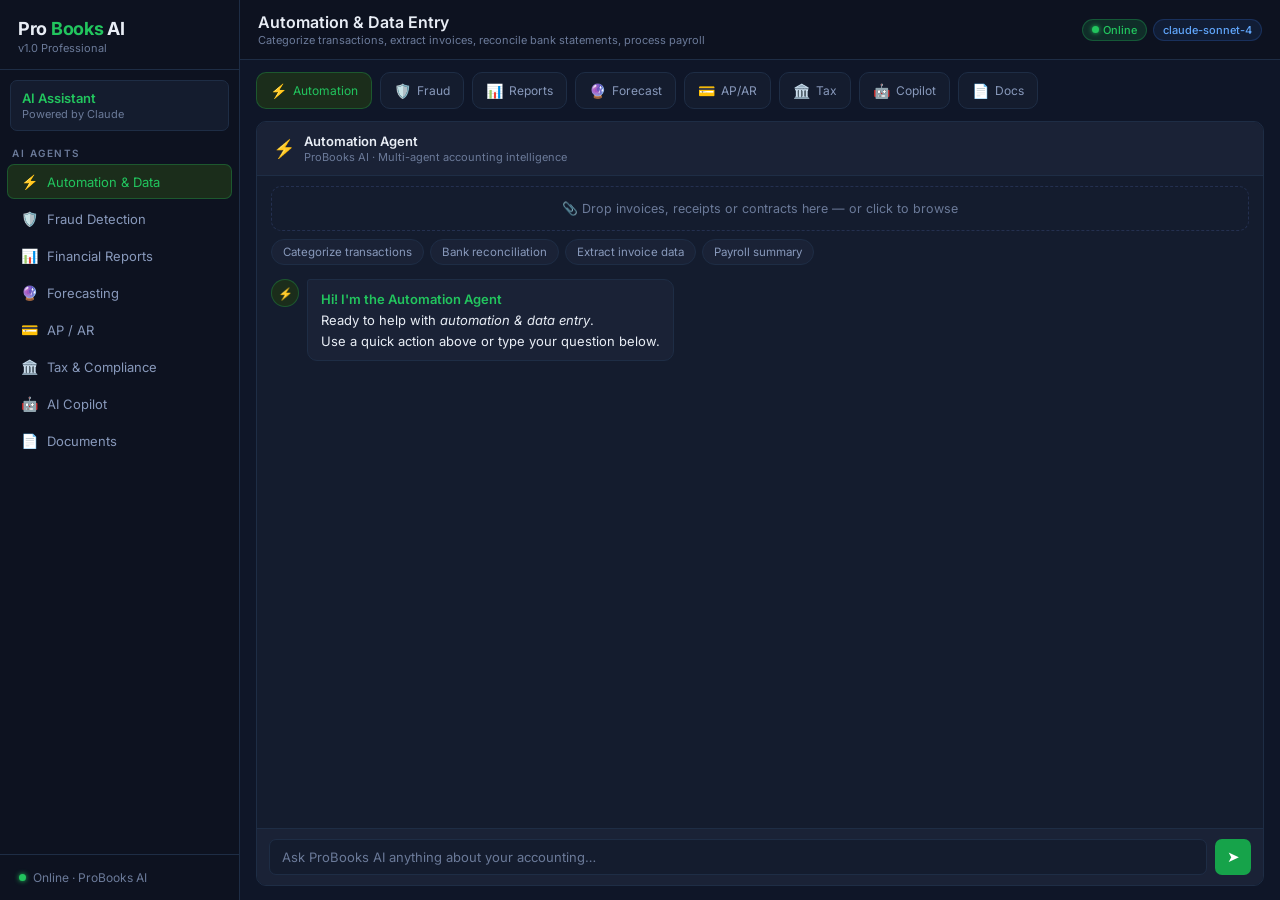
<file: ai-assistant.html>
<!DOCTYPE html>
<html lang="en">
<head>
  <meta charset="UTF-8" />
  <meta name="viewport" content="width=device-width, initial-scale=1.0, maximum-scale=1.0" />
  <title>ProBooks AI Assistant</title>
  <link href="https://fonts.googleapis.com/css2?family=Inter:wght@300;400;500;600;700&display=swap" rel="stylesheet" />
  <style>
    /* ══════════════════════════════════════════
       DESIGN TOKENS — ProBooks dark theme
    ══════════════════════════════════════════ */
    :root {
      --bg-deep:     #0a0e1a;
      --bg-side:     #0d1220;
      --bg-main:     #0f1628;
      --bg-card:     #141c2e;
      --bg-card2:    #1a2236;
      --bg-hover:    #1e2840;
      --bg-active:   #1b2d1b;
      --green:       #22c55e;
      --green-dim:   #16a34a;
      --green-glow:  rgba(34,197,94,.15);
      --green-bdr:   rgba(34,197,94,.28);
      --red:         #ef4444;
      --red-dim:     #dc2626;
      --text:        #e8edf5;
      --muted:       #6b7a99;
      --label:       #8899bb;
      --bdr:         #1e2d45;
      --bdr2:        #243050;
      --r:           10px;
      --r-sm:        7px;
      --sidebar-w:   240px;
    }
    *, *::before, *::after { box-sizing: border-box; margin: 0; padding: 0; }
    html { height: 100%; -webkit-text-size-adjust: 100%; }
    body {
      font-family: 'Inter', sans-serif;
      background: var(--bg-deep);
      color: var(--text);
      height: 100%; min-height: 100dvh;
      overflow: hidden;
    }

    /* ══════════════════════════════════════════
       OFFLINE BANNER
    ══════════════════════════════════════════ */
    #offline-bar {
      display: none; position: fixed; top: 0; left: 0; right: 0; z-index: 9999;
      background: var(--red-dim); color: #fff; text-align: center;
      padding: 8px 16px; font-size: 13px; font-weight: 500;
    }
    body.offline #offline-bar { display: block; }

    /* ══════════════════════════════════════════
       APP SHELL  — sidebar + main side by side
    ══════════════════════════════════════════ */
    .app {
      display: flex; height: 100dvh;
      padding-top: 0;
      transition: padding-top .2s;
    }
    body.offline .app { padding-top: 36px; height: calc(100dvh - 36px); }

    /* ══════════════════════════════════════════
       SIDEBAR
    ══════════════════════════════════════════ */
    .sidebar {
      width: var(--sidebar-w); min-width: var(--sidebar-w);
      background: var(--bg-side);
      border-right: 1px solid var(--bdr);
      display: flex; flex-direction: column;
      overflow-y: auto; overflow-x: hidden;
      transition: transform .25s ease, width .25s ease;
      z-index: 200; flex-shrink: 0;
    }
    .brand {
      padding: 18px 18px 14px;
      border-bottom: 1px solid var(--bdr);
      flex-shrink: 0;
    }
    .brand-name { font-size: 18px; font-weight: 700; letter-spacing: -.3px; }
    .brand-name span { color: var(--green); }
    .brand-sub { font-size: 11px; color: var(--muted); margin-top: 2px; }

    .co-badge {
      margin: 10px 10px 0;
      background: var(--bg-card); border: 1px solid var(--bdr);
      border-radius: var(--r-sm); padding: 9px 11px; flex-shrink: 0;
    }
    .co-name { font-size: 13px; font-weight: 600; color: var(--green); }
    .co-sub  { font-size: 11px; color: var(--muted); margin-top: 1px; }

    .nav-sec {
      padding: 16px 12px 4px;
      font-size: 10px; font-weight: 600; letter-spacing: 1.5px;
      text-transform: uppercase; color: var(--muted); flex-shrink: 0;
    }
    .nav-item {
      display: flex; align-items: center; gap: 9px;
      padding: 8px 13px; margin: 1px 7px;
      border-radius: var(--r-sm); cursor: pointer;
      font-size: 13px; color: var(--label);
      transition: all .13s; user-select: none;
      border: 1px solid transparent;
    }
    .nav-item:hover  { background: var(--bg-hover); color: var(--text); }
    .nav-item.active { background: var(--bg-active); color: var(--green); border-color: var(--green-bdr); }
    .nav-item .ni   { font-size: 14px; width: 17px; text-align: center; flex-shrink: 0; }

    .sidebar-foot {
      margin-top: auto; border-top: 1px solid var(--bdr);
      padding: 8px; flex-shrink: 0;
    }
    .conn-row {
      display: flex; align-items: center; gap: 7px;
      padding: 7px 11px; border-radius: var(--r-sm);
      font-size: 12px; color: var(--muted);
    }
    .dot {
      width: 7px; height: 7px; border-radius: 50%; flex-shrink: 0;
      background: var(--green); box-shadow: 0 0 5px var(--green);
      animation: blink 2.5s infinite;
    }
    body.offline .dot { background: var(--red); box-shadow: 0 0 5px var(--red); animation: none; }
    @keyframes blink { 0%,100%{opacity:1}50%{opacity:.3} }

    /* ══════════════════════════════════════════
       MOBILE SIDEBAR OVERLAY
    ══════════════════════════════════════════ */
    #sidebar-overlay {
      display: none; position: fixed; inset: 0; z-index: 190;
      background: rgba(0,0,0,.55); backdrop-filter: blur(2px);
    }

    /* ══════════════════════════════════════════
       MAIN CONTENT
    ══════════════════════════════════════════ */
    .main {
      flex: 1; display: flex; flex-direction: column;
      overflow: hidden; background: var(--bg-main); min-width: 0;
    }

    /* ══════════════════════════════════════════
       TOPBAR
    ══════════════════════════════════════════ */
    .topbar {
      background: var(--bg-side); border-bottom: 1px solid var(--bdr);
      padding: 12px 18px;
      display: flex; align-items: center; gap: 10px;
      flex-shrink: 0;
    }
    /* hamburger — hidden on desktop */
    .hamburger {
      display: none; background: none; border: none;
      color: var(--label); font-size: 20px; cursor: pointer;
      padding: 2px 4px; flex-shrink: 0;
    }
    .topbar-info { flex: 1; min-width: 0; }
    .topbar-info h1 {
      font-size: 16px; font-weight: 600; color: var(--text);
      white-space: nowrap; overflow: hidden; text-overflow: ellipsis;
    }
    .topbar-info p { font-size: 11px; color: var(--muted); margin-top: 1px; }
    .topbar-pills { display: flex; gap: 6px; align-items: center; flex-shrink: 0; }
    .pill {
      display: inline-flex; align-items: center; gap: 4px;
      padding: 3px 9px; border-radius: 100px; font-size: 11px; font-weight: 500;
    }
    .pill-green { background: var(--green-glow); color: var(--green); border: 1px solid var(--green-bdr); }
    .pill-blue  { background: rgba(59,130,246,.1); color: #60a5fa; border: 1px solid rgba(59,130,246,.2); }
    .pill-dot { width: 7px; height: 7px; border-radius: 50%; background: var(--green); box-shadow: 0 0 5px var(--green); }
    body.offline .pill-dot { background: var(--red); box-shadow: none; }

    /* ══════════════════════════════════════════
       AGENT TABS ROW
    ══════════════════════════════════════════ */
    .agent-tabs {
      display: flex; gap: 8px;
      padding: 12px 16px 0; overflow-x: auto; flex-shrink: 0;
      scrollbar-width: none;
    }
    .agent-tabs::-webkit-scrollbar { display: none; }
    .atab {
      background: var(--bg-card); border: 1px solid var(--bdr);
      border-radius: var(--r); padding: 9px 13px;
      cursor: pointer; transition: all .13s;
      white-space: nowrap; flex-shrink: 0;
      display: flex; align-items: center; gap: 6px;
      font-size: 12px; color: var(--label);
    }
    .atab:hover  { background: var(--bg-hover); border-color: var(--bdr2); color: var(--text); }
    .atab.active { background: var(--bg-active); border-color: var(--green-bdr); color: var(--green); }
    .atab-icon   { font-size: 14px; }

    /* ══════════════════════════════════════════
       CHAT WRAPPER
    ══════════════════════════════════════════ */
    .chat-wrap {
      flex: 1; display: flex; flex-direction: column;
      margin: 12px 16px 14px; min-height: 0;
      background: var(--bg-card); border: 1px solid var(--bdr);
      border-radius: var(--r); overflow: hidden; position: relative;
    }

    /* offline overlay */
    .oo {
      display: none; position: absolute; inset: 0; z-index: 20;
      background: rgba(10,14,26,.9); backdrop-filter: blur(4px);
      flex-direction: column; align-items: center; justify-content: center;
      gap: 12px; text-align: center; padding: 32px;
    }
    body.offline .oo { display: flex; }
    .oo-icon  { font-size: 44px; }
    .oo-title { font-size: 17px; font-weight: 600; }
    .oo-text  { font-size: 13px; color: var(--muted); max-width: 280px; line-height: 1.6; }
    .oo-tag   { background: var(--red-dim); color: #fff; border-radius: 100px; padding: 4px 14px; font-size: 12px; }

    /* chat header */
    .chat-hdr {
      padding: 11px 16px; border-bottom: 1px solid var(--bdr);
      display: flex; align-items: center; gap: 9px;
      background: var(--bg-card2); flex-shrink: 0;
    }
    .chat-hdr-icon { font-size: 18px; }
    .chat-hdr-name { font-size: 13px; font-weight: 600; }
    .chat-hdr-sub  { font-size: 11px; color: var(--muted); margin-top: 1px; }

    /* upload zone */
    .upload-zone {
      margin: 10px 14px 0;
      border: 1.5px dashed var(--bdr2); border-radius: var(--r);
      padding: 14px; text-align: center; cursor: pointer;
      font-size: 12.5px; color: var(--muted);
      transition: all .15s; flex-shrink: 0;
    }
    .upload-zone:hover  { border-color: var(--green-bdr); color: var(--green); background: var(--green-glow); }
    .upload-zone.drag   { border-color: var(--green);     color: var(--green); background: var(--green-glow); }
    #filein { display: none; }

    /* quick chips */
    .qchips {
      display: flex; flex-wrap: wrap; gap: 6px;
      padding: 8px 14px 0; flex-shrink: 0;
    }
    .qchip {
      background: var(--bg-card2); border: 1px solid var(--bdr);
      border-radius: 100px; padding: 5px 11px;
      font-size: 11.5px; cursor: pointer; color: var(--label);
      transition: all .12s; font-family: 'Inter', sans-serif;
    }
    .qchip:hover { border-color: var(--green-bdr); color: var(--green); background: var(--green-glow); }

    /* messages */
    .msgs {
      flex: 1; overflow-y: auto; padding: 14px;
      display: flex; flex-direction: column; gap: 12px;
      scrollbar-width: thin; scrollbar-color: var(--bdr) transparent;
    }
    .msgs::-webkit-scrollbar { width: 3px; }
    .msgs::-webkit-scrollbar-thumb { background: var(--bdr); border-radius: 4px; }

    .msg { display: flex; gap: 8px; max-width: 88%; }
    .msg.user { align-self: flex-end; flex-direction: row-reverse; }
    .av {
      width: 28px; height: 28px; border-radius: 50%; flex-shrink: 0;
      display: flex; align-items: center; justify-content: center; font-size: 12px;
    }
    .msg.ai   .av { background: var(--bg-active); border: 1px solid var(--green-bdr); color: var(--green); }
    .msg.user .av { background: var(--bg-card2);  border: 1px solid var(--bdr); }
    .bub {
      padding: 9px 13px; border-radius: 10px;
      font-size: 13px; line-height: 1.6;
    }
    .msg.ai   .bub { background: var(--bg-card2); border: 1px solid var(--bdr); border-top-left-radius: 3px; }
    .msg.user .bub { background: var(--green-dim); color: #fff; border-top-right-radius: 3px; }
    .bub b, .bub strong { color: var(--green); font-weight: 600; }
    .bub .tag  { background: rgba(34,197,94,.1); color: var(--green); border-radius: 4px; padding: 1px 5px; font-size: 11px; font-family: monospace; }
    .bub .warn { color: var(--red); font-weight: 600; }
    .bub .ok   { color: var(--green); font-weight: 600; }

    /* typing */
    .typing { display: flex; gap: 4px; padding: 5px 2px; align-items: center; }
    .typing span {
      width: 6px; height: 6px; border-radius: 50%;
      background: var(--green); opacity: .4;
      animation: tb .8s infinite;
    }
    .typing span:nth-child(2) { animation-delay:.15s }
    .typing span:nth-child(3) { animation-delay:.3s }
    @keyframes tb { 0%,80%,100%{transform:translateY(0);opacity:.4}40%{transform:translateY(-5px);opacity:1} }

    /* input row */
    .input-row {
      padding: 10px 12px; border-top: 1px solid var(--bdr);
      display: flex; gap: 8px; align-items: flex-end;
      background: var(--bg-card2); flex-shrink: 0;
    }
    .chat-ta {
      flex: 1; background: var(--bg-card); border: 1px solid var(--bdr);
      border-radius: var(--r-sm); padding: 9px 12px;
      color: var(--text); font-family: 'Inter', sans-serif; font-size: 13px;
      resize: none; outline: none; max-height: 100px;
      transition: border-color .13s;
    }
    .chat-ta::placeholder { color: var(--muted); }
    .chat-ta:focus { border-color: var(--green-bdr); }
    .send-btn {
      width: 36px; height: 36px; border-radius: var(--r-sm);
      background: var(--green-dim); color: #fff; border: none;
      cursor: pointer; font-size: 15px;
      display: flex; align-items: center; justify-content: center;
      transition: background .13s; flex-shrink: 0;
    }
    .send-btn:hover    { background: var(--green); }
    .send-btn:disabled { opacity: .35; cursor: not-allowed; }

    /* ══════════════════════════════════════════
       RESPONSIVE — TABLET  (≤900px)
    ══════════════════════════════════════════ */
    @media (max-width: 900px) {
      :root { --sidebar-w: 210px; }
      .topbar-info h1 { font-size: 14px; }
      .atab { padding: 8px 11px; font-size: 11.5px; }
      .pill-blue { display: none; } /* hide model pill on tablet */
    }

    /* ══════════════════════════════════════════
       RESPONSIVE — MOBILE  (≤640px)
       Sidebar slides in as drawer
    ══════════════════════════════════════════ */
    @media (max-width: 640px) {
      body { overflow: hidden; }

      /* Sidebar becomes off-canvas drawer */
      .sidebar {
        position: fixed; top: 0; left: 0; bottom: 0;
        transform: translateX(-100%);
        box-shadow: 4px 0 24px rgba(0,0,0,.5);
        z-index: 200;
      }
      .sidebar.open { transform: translateX(0); }
      #sidebar-overlay.show { display: block; }

      /* Main takes full width */
      .main { width: 100%; }

      /* Show hamburger */
      .hamburger { display: block; }

      /* Topbar tweaks */
      .topbar { padding: 10px 14px; }
      .topbar-info h1 { font-size: 14px; }
      .topbar-info p  { display: none; }
      .topbar-pills .pill-blue { display: none; }

      /* Tabs become smaller, scroll horizontally */
      .agent-tabs { padding: 10px 12px 0; gap: 6px; }
      .atab { padding: 7px 10px; font-size: 11px; }
      .atab-label { display: none; } /* icon only on mobile */
      .atab { gap: 0; } /* no gap when label hidden */
      .atab-icon { font-size: 16px; }

      /* Chat wrap tighter */
      .chat-wrap { margin: 10px 10px 10px; }
      .chat-hdr  { padding: 9px 12px; }
      .chat-hdr-icon { font-size: 16px; }
      .chat-hdr-name { font-size: 12.5px; }

      /* Chips wrap nicely */
      .qchips { padding: 6px 10px 0; gap: 5px; }
      .qchip  { font-size: 11px; padding: 4px 9px; }

      /* Messages */
      .msgs { padding: 10px; gap: 10px; }
      .msg  { max-width: 95%; }
      .bub  { font-size: 12.5px; padding: 8px 11px; }

      /* Upload zone */
      .upload-zone { margin: 8px 10px 0; padding: 11px; font-size: 12px; }

      /* Input */
      .input-row { padding: 8px 10px; gap: 7px; }
      .chat-ta   { font-size: 13px; padding: 8px 10px; }

      /* Offline overlay */
      .oo { padding: 24px 20px; }
      .oo-icon  { font-size: 36px; }
      .oo-title { font-size: 16px; }
    }

    /* ══════════════════════════════════════════
       RESPONSIVE — SMALL MOBILE  (≤380px)
    ══════════════════════════════════════════ */
    @media (max-width: 380px) {
      .brand-name { font-size: 16px; }
      .nav-item   { font-size: 12px; padding: 7px 11px; }
      .bub        { font-size: 12px; }
      .qchip      { font-size: 10.5px; padding: 4px 8px; }
    }
  </style>
</head>
<body>

<!-- Offline banner -->
<div id="offline-bar">📡 You are offline — ProBooks AI needs internet. All other features work fine.</div>

<!-- Sidebar overlay (mobile tap-to-close) -->
<div id="sidebar-overlay" onclick="closeSidebar()"></div>

<div class="app">

  <!-- ── SIDEBAR ─────────────────────────────── -->
  <nav class="sidebar" id="sidebar">
    <div class="brand">
      <div class="brand-name">Pro <span>Books</span> AI</div>
      <div class="brand-sub">v1.0 Professional</div>
    </div>

    <div class="co-badge">
      <div class="co-name">AI Assistant</div>
      <div class="co-sub">Powered by Claude</div>
    </div>

    <div class="nav-sec">AI Agents</div>
    <div class="nav-item active" id="nav-automation"  onclick="go('automation');closeSidebar()"><span class="ni">⚡</span>Automation &amp; Data</div>
    <div class="nav-item"        id="nav-fraud"        onclick="go('fraud');closeSidebar()"><span class="ni">🛡️</span>Fraud Detection</div>
    <div class="nav-item"        id="nav-reporting"    onclick="go('reporting');closeSidebar()"><span class="ni">📊</span>Financial Reports</div>
    <div class="nav-item"        id="nav-forecasting"  onclick="go('forecasting');closeSidebar()"><span class="ni">🔮</span>Forecasting</div>
    <div class="nav-item"        id="nav-ap_ar"        onclick="go('ap_ar');closeSidebar()"><span class="ni">💳</span>AP / AR</div>
    <div class="nav-item"        id="nav-tax"          onclick="go('tax');closeSidebar()"><span class="ni">🏛️</span>Tax &amp; Compliance</div>
    <div class="nav-item"        id="nav-copilot"      onclick="go('copilot');closeSidebar()"><span class="ni">🤖</span>AI Copilot</div>
    <div class="nav-item"        id="nav-documents"    onclick="go('documents');closeSidebar()"><span class="ni">📄</span>Documents</div>

    <div class="sidebar-foot">
      <div class="conn-row">
        <div class="dot"></div>
        <span id="conn-txt">Online · ProBooks AI</span>
      </div>
    </div>
  </nav>

  <!-- ── MAIN ────────────────────────────────── -->
  <div class="main">

    <!-- Topbar -->
    <div class="topbar">
      <button class="hamburger" onclick="openSidebar()" aria-label="Menu">☰</button>
      <div class="topbar-info">
        <h1 id="top-title">Automation &amp; Data Entry</h1>
        <p id="top-desc">Categorize transactions, extract invoices, reconcile bank statements</p>
      </div>
      <div class="topbar-pills">
        <span class="pill pill-green"><span class="pill-dot"></span><span id="conn-status">Online</span></span>
        <span class="pill pill-blue">claude-sonnet-4</span>
      </div>
    </div>

    <!-- Agent tabs row -->
    <div class="agent-tabs" id="agent-tabs">
      <div class="atab active" id="ac-automation"  onclick="go('automation')"> <span class="atab-icon">⚡</span><span class="atab-label">Automation</span></div>
      <div class="atab"        id="ac-fraud"        onclick="go('fraud')">      <span class="atab-icon">🛡️</span><span class="atab-label">Fraud</span></div>
      <div class="atab"        id="ac-reporting"    onclick="go('reporting')">  <span class="atab-icon">📊</span><span class="atab-label">Reports</span></div>
      <div class="atab"        id="ac-forecasting"  onclick="go('forecasting')"><span class="atab-icon">🔮</span><span class="atab-label">Forecast</span></div>
      <div class="atab"        id="ac-ap_ar"        onclick="go('ap_ar')">      <span class="atab-icon">💳</span><span class="atab-label">AP/AR</span></div>
      <div class="atab"        id="ac-tax"          onclick="go('tax')">        <span class="atab-icon">🏛️</span><span class="atab-label">Tax</span></div>
      <div class="atab"        id="ac-copilot"      onclick="go('copilot')">    <span class="atab-icon">🤖</span><span class="atab-label">Copilot</span></div>
      <div class="atab"        id="ac-documents"    onclick="go('documents')">  <span class="atab-icon">📄</span><span class="atab-label">Docs</span></div>
    </div>

    <!-- Chat panel -->
    <div class="chat-wrap">
      <!-- Offline overlay -->
      <div class="oo">
        <div class="oo-icon">📡</div>
        <div class="oo-title">No Internet Connection</div>
        <div class="oo-text">ProBooks AI needs internet to work. Connect to WiFi or mobile data and try again. Your accounting data is safe.</div>
        <div class="oo-tag">All other ProBooks features still work offline</div>
      </div>

      <!-- Chat header -->
      <div class="chat-hdr">
        <div class="chat-hdr-icon" id="ch-icon">⚡</div>
        <div>
          <div class="chat-hdr-name" id="ch-name">Automation Agent</div>
          <div class="chat-hdr-sub">ProBooks AI · Multi-agent accounting intelligence</div>
        </div>
      </div>

      <!-- Upload zone -->
      <div class="upload-zone" id="upload-zone" style="display:none"
           onclick="document.getElementById('filein').click()"
           ondrop="dropFile(event)" ondragover="dragOn(event)" ondragleave="dragOff(event)">
        📎 Drop invoices, receipts or contracts here — or click to browse
      </div>
      <input type="file" id="filein" accept=".pdf,.png,.jpg,.jpeg,.csv,.xlsx,.txt" onchange="pickFile(event)" />

      <!-- Quick chips -->
      <div class="qchips" id="qchips"></div>

      <!-- Messages -->
      <div class="msgs" id="msgs"></div>

      <!-- Input -->
      <div class="input-row">
        <textarea class="chat-ta" id="ta" rows="1"
          placeholder="Ask ProBooks AI anything about your accounting…"
          onkeydown="onKey(event)" oninput="grow(this)"></textarea>
        <button class="send-btn" id="sbtn" onclick="send()">➤</button>
      </div>
    </div>

  </div><!-- /main -->
</div><!-- /app -->

<script>
/* ═══════════════════════════════════════════════════════════
   STEP 1: After deploying your proxy to Netlify, paste the URL below.
   Example: 'https://silly-fox-abc123.netlify.app/.netlify/functions/ai'
   Your API key is stored safely in Netlify — NOT here in this file.
   ═══════════════════════════════════════════════════════════ */
const PROXY_URL = 'https://aiprobooks.netlify.app/.netlify/functions/ai';

/* ─── AGENTS ─────────────────────────────────────────────── */
const A = {
  automation: {
    name:'Automation Agent', icon:'⚡',
    title:'Automation & Data Entry',
    desc:'Categorize transactions, extract invoices, reconcile bank statements, process payroll',
    upload:true,
    chips:['Categorize transactions','Bank reconciliation','Extract invoice data','Payroll summary'],
    prompts:['Categorize my latest transactions and assign GL codes','Run bank reconciliation and flag unmatched items','Extract and post data from the uploaded invoice','Generate payroll summary and net pay calculations'],
    sys:`You are the ProBooks AI Automation Agent for a Kenyan accounting software called ProBooks.
Capabilities: transaction categorization with GL codes, invoice/receipt OCR extraction, bank reconciliation, payroll.
Always use KES currency. Provide GL codes (e.g. 6000-Salaries, 5100-COGS), journal entry formats, and posting instructions.
Be concise, structured, use bullet points. Flag items needing human review.`
  },
  fraud: {
    name:'Fraud Detection Agent', icon:'🛡️',
    title:'Anomaly Detection & Fraud Prevention',
    desc:'Flag unusual transactions, duplicate payments, and compliance risks',
    upload:false,
    chips:['Scan for duplicates','Flag anomalies','Audit trail review','Vendor fraud check'],
    prompts:['Scan for duplicate payments in the last 30 days','Flag unusual transaction patterns this month','Review audit trail and identify compliance risks','Check for potential vendor fraud patterns'],
    sys:`You are the ProBooks AI Fraud Detection Agent for a Kenyan accounting software.
Use RISK LEVELS: 🔴 HIGH | 🟡 MEDIUM | 🟢 LOW
Format: [RISK LEVEL] Finding → Evidence → Recommended Action. Use KES currency.`
  },
  reporting: {
    name:'Reporting Agent', icon:'📊',
    title:'Financial Reporting & Analysis',
    desc:'Generate P&L, balance sheet, cash flow, answer financial questions',
    upload:false,
    chips:['Income statement','Balance sheet','Revenue last quarter','Variance analysis'],
    prompts:['Generate income statement for this month with variance analysis','Show current balance sheet with commentary','What was my total revenue last quarter?','Explain major variances vs budget this period'],
    sys:`You are the ProBooks AI Reporting Agent for a Kenyan accounting software.
Provide KES figures, key ratios (GPM, NPM, current ratio), plain-language explanation, and 2-3 actionable insights.
Format financial statements properly in accounting format.`
  },
  forecasting: {
    name:'Forecasting Agent', icon:'🔮',
    title:'Forecasting & Predictive Analytics',
    desc:'Cash flow forecasts, revenue predictions, budget analysis, scenario modeling',
    upload:false,
    chips:['90-day cash flow','Revenue prediction','Sales drop 10%','Budget vs actual'],
    prompts:['Forecast cash flow for the next 90 days','Predict next quarter revenue based on historical trends','Model the financial impact if sales drop 10%','Analyze budget vs actual with trend insights'],
    sys:`You are the ProBooks AI Forecasting Agent for a Kenyan accounting software.
Always state assumptions, provide 3 scenarios (optimistic/base/pessimistic), confidence level, and risk factors. Use KES.`
  },
  ap_ar: {
    name:'AP/AR Agent', icon:'💳',
    title:'Accounts Payable & Receivable',
    desc:'Invoice matching, aging analysis, vendor risk, payment reminders',
    upload:true,
    chips:['3-way match','AR aging analysis','Vendor risk score','Payment reminders'],
    prompts:['Run 3-way match on pending invoices','Show AR aging and prioritize collections','Score vendor risk for my top suppliers','Draft payment reminder for overdue invoices'],
    sys:`You are the ProBooks AI AP/AR Agent for a Kenyan accounting software.
Format findings with Priority: URGENT | HIGH | NORMAL, amount in KES, days outstanding, recommended action.`
  },
  tax: {
    name:'Tax & Compliance Agent', icon:'🏛️',
    title:'Tax & Compliance',
    desc:'VAT, PAYE, corporate tax, KRA compliance, audit preparation',
    upload:false,
    chips:['VAT calculation','KRA compliance check','Tax provision','Audit checklist'],
    prompts:['Calculate VAT liability for this quarter','Run compliance check against KRA requirements','Automate income tax provision for year-end','Prepare audit checklist and flag risk areas'],
    sys:`You are the ProBooks AI Tax Agent for Kenya. Cover VAT (16%), PAYE, corporate tax (30%), KRA iTax compliance.
Always cite tax rate, calculation method, filing deadline, and penalty for non-compliance. Use KES currency.`
  },
  copilot: {
    name:'AI Copilot', icon:'🤖',
    title:'AI Assistant & Copilot',
    desc:'Ask anything — journal entries, accounting concepts, workflows',
    upload:false,
    chips:['Record depreciation','Explain double-entry','Suggest journal entry','Month-end checklist'],
    prompts:['How do I record monthly depreciation journal entries?','Explain double-entry bookkeeping with an example','Suggest journal entries for a KES 120,000 prepaid insurance payment','Give me a month-end closing checklist'],
    sys:`You are ProBooks AI Copilot — a friendly, expert accounting assistant for ProBooks (Kenya).
Be warm and educational. Always: answer directly, give a KES example, add a best practice tip.
Format journal entries as: Dr [Account] KES X | Cr [Account] KES X`
  },
  documents: {
    name:'Document Agent', icon:'📄',
    title:'Document Intelligence',
    desc:'Analyze contracts, enforce expense policies, classify documents',
    upload:true,
    chips:['Analyze contract','Check expense policy','Classify documents','Expense audit'],
    prompts:['Extract key financial terms from the uploaded contract','Check if expenses comply with company policy','Classify and suggest filing for uploaded documents','Audit expense claims and flag non-compliant items'],
    sys:`You are the ProBooks AI Document Agent for a Kenyan accounting software.
For each document: 1) Document Type, 2) Key Extracted Data (table), 3) Risk/Compliance Flags, 4) Recommended Action & Archive Location, 5) Retention period per Kenya law.`
  }
};

/* ─── STATE ──────────────────────────────────────────────── */
let agent = 'automation';
let history = {};
Object.keys(A).forEach(k => history[k] = []);
let loading = false;
let fileText = null, fileName = null;

/* ─── ONLINE / OFFLINE ───────────────────────────────────── */
function updateNet() {
  const on = navigator.onLine;
  document.body.classList.toggle('offline', !on);
  document.getElementById('conn-txt').textContent    = on ? 'Online · ProBooks AI' : 'Offline · AI unavailable';
  document.getElementById('conn-status').textContent = on ? 'Online' : 'Offline';
}
window.addEventListener('online',  updateNet);
window.addEventListener('offline', updateNet);
updateNet();

/* ─── SIDEBAR MOBILE TOGGLE ──────────────────────────────── */
function openSidebar()  { document.getElementById('sidebar').classList.add('open'); document.getElementById('sidebar-overlay').classList.add('show'); }
function closeSidebar() { document.getElementById('sidebar').classList.remove('open'); document.getElementById('sidebar-overlay').classList.remove('show'); }

/* ─── SWITCH AGENT ───────────────────────────────────────── */
function go(key) {
  agent = key;
  const ag = A[key];
  document.querySelectorAll('.nav-item').forEach(e => e.classList.remove('active'));
  document.getElementById('nav-' + key).classList.add('active');
  document.querySelectorAll('.atab').forEach(e => e.classList.remove('active'));
  document.getElementById('ac-' + key).classList.add('active');
  document.getElementById('top-title').textContent = ag.title;
  document.getElementById('top-desc').textContent  = ag.desc;
  document.getElementById('ch-icon').textContent   = ag.icon;
  document.getElementById('ch-name').textContent   = ag.name;
  document.getElementById('upload-zone').style.display = ag.upload ? 'block' : 'none';
  // chips
  const qc = document.getElementById('qchips');
  qc.innerHTML = '';
  ag.chips.forEach((label, i) => {
    const b = document.createElement('button');
    b.className = 'qchip'; b.textContent = label;
    b.onclick = () => fire(ag.prompts[i]);
    qc.appendChild(b);
  });
  // scroll active tab into view
  const tab = document.getElementById('ac-' + key);
  tab?.scrollIntoView({ behavior: 'smooth', block: 'nearest', inline: 'center' });
  renderMsgs();
}

/* ─── RENDER MESSAGES ────────────────────────────────────── */
function renderMsgs() {
  const box = document.getElementById('msgs');
  box.innerHTML = '';
  const h = history[agent];
  if (!h.length) {
    const ag = A[agent];
    box.innerHTML = `<div class="msg ai">
      <div class="av">${ag.icon}</div>
      <div class="bub"><strong>Hi! I'm the ${ag.name}</strong><br/>
      Ready to help with <em>${ag.title.toLowerCase()}</em>.<br/>
      Use a quick action above or type your question below.</div></div>`;
    return;
  }
  h.forEach(m => {
    const d = document.createElement('div');
    d.className = 'msg ' + m.role;
    const av = m.role === 'user' ? '👤' : A[agent].icon;
    d.innerHTML = `<div class="av">${av}</div><div class="bub">${fmt(m.content)}</div>`;
    box.appendChild(d);
  });
  box.scrollTop = box.scrollHeight;
}

function fmt(t) {
  return t
    .replace(/&/g,'&amp;').replace(/</g,'&lt;').replace(/>/g,'&gt;')
    .replace(/\*\*(.*?)\*\*/g,'<strong>$1</strong>')
    .replace(/`([^`]+)`/g,'<span class="tag">$1</span>')
    .replace(/🔴(.*?)(<br|$)/g,'<span class="warn">🔴$1</span>$2')
    .replace(/🟢(.*?)(<br|$)/g,'<span class="ok">🟢$1</span>$2')
    .replace(/\n/g,'<br/>');
}

/* ─── SEND ───────────────────────────────────────────────── */
async function send() {
  const ta = document.getElementById('ta');
  const txt = ta.value.trim();
  if (!txt || loading) return;
  ta.value = ''; grow(ta);
  await fire(txt);
}

async function fire(userText) {
  if (!navigator.onLine) return;
  loading = true;
  document.getElementById('sbtn').disabled = true;

  let content = userText;
  if (fileText && fileName) content = `[Attached file: ${fileName}]\n\n${fileText}\n\n${userText}`;

  history[agent].push({ role:'user', content });
  renderMsgs();

  // typing indicator
  const box = document.getElementById('msgs');
  const td  = document.createElement('div');
  td.className = 'msg ai'; td.id = 'typing-msg';
  td.innerHTML = `<div class="av">${A[agent].icon}</div><div class="bub"><div class="typing"><span></span><span></span><span></span></div></div>`;
  box.appendChild(td);
  box.scrollTop = box.scrollHeight;

  try {
    // Check proxy URL is configured
    if (!PROXY_URL || PROXY_URL === 'PASTE_YOUR_NETLIFY_URL_HERE') {
      throw new Error('Proxy URL not set. Open probooks-ai.html in Notepad and replace PASTE_YOUR_NETLIFY_URL_HERE with your Netlify URL.');
    }

    const msgs = history[agent].slice(0,-1).map(m => ({ role:m.role, content:m.content }));
    msgs.push({ role:'user', content });

    const res = await fetch(PROXY_URL, {
      method: 'POST',
      headers: { 'Content-Type': 'application/json' },
      body: JSON.stringify({
        model:      'claude-sonnet-4-20250514',
        max_tokens: 1000,
        system:     A[agent].sys,
        messages:   msgs
      })
    });

    if (!res.ok) {
      const errData = await res.json().catch(() => ({}));
      const msg = errData?.error?.message || errData?.error || 'HTTP ' + res.status;
      if (res.status === 401) throw new Error('Invalid API key in Netlify. Go to Netlify → Environment Variables and check ANTHROPIC_API_KEY.');
      if (res.status === 429) throw new Error('Too many requests. Wait a moment and try again.');
      throw new Error('API error: ' + msg);
    }

    const data  = await res.json();
    const reply = data.content?.[0]?.text || 'No response received. Please try again.';
    td.remove();
    history[agent].push({ role:'assistant', content:reply });
    fileText = null; fileName = null;
    renderMsgs();
  } catch(e) {
    td.remove();
    history[agent].push({ role:'assistant', content:'\u26a0\ufe0f **Error:** ' + e.message });
    renderMsgs();
  }

  loading = false;
  document.getElementById('sbtn').disabled = false;
}

/* ─── FILE HANDLING ──────────────────────────────────────── */
function dragOn(e)  { e.preventDefault(); document.getElementById('upload-zone').classList.add('drag'); }
function dragOff()  { document.getElementById('upload-zone').classList.remove('drag'); }
function dropFile(e){ e.preventDefault(); dragOff(); if(e.dataTransfer.files[0]) readFile(e.dataTransfer.files[0]); }
function pickFile(e){ if(e.target.files[0]) readFile(e.target.files[0]); }
function readFile(file) {
  fileName = file.name;
  const r = new FileReader();
  r.onload = ev => {
    fileText = (file.type.includes('image') || file.type.includes('pdf'))
      ? `[File "${file.name}" — ${(file.size/1024).toFixed(1)}KB, type: ${file.type}]`
      : ev.target.result;
    document.getElementById('upload-zone').innerHTML = `✅ <strong>${file.name}</strong> attached — ask me to analyze it`;
    document.getElementById('ta').placeholder = `Ask about "${file.name}"…`;
  };
  if (file.type.includes('image') || file.type.includes('pdf')) r.readAsDataURL(file);
  else r.readAsText(file);
}

/* ─── HELPERS ────────────────────────────────────────────── */
function onKey(e) { if(e.key==='Enter' && !e.shiftKey){ e.preventDefault(); send(); } }
function grow(el) { el.style.height='auto'; el.style.height=Math.min(el.scrollHeight,100)+'px'; }

/* ─── INIT ───────────────────────────────────────────────── */
go('automation');
</script>
</body>
</html>
</file>
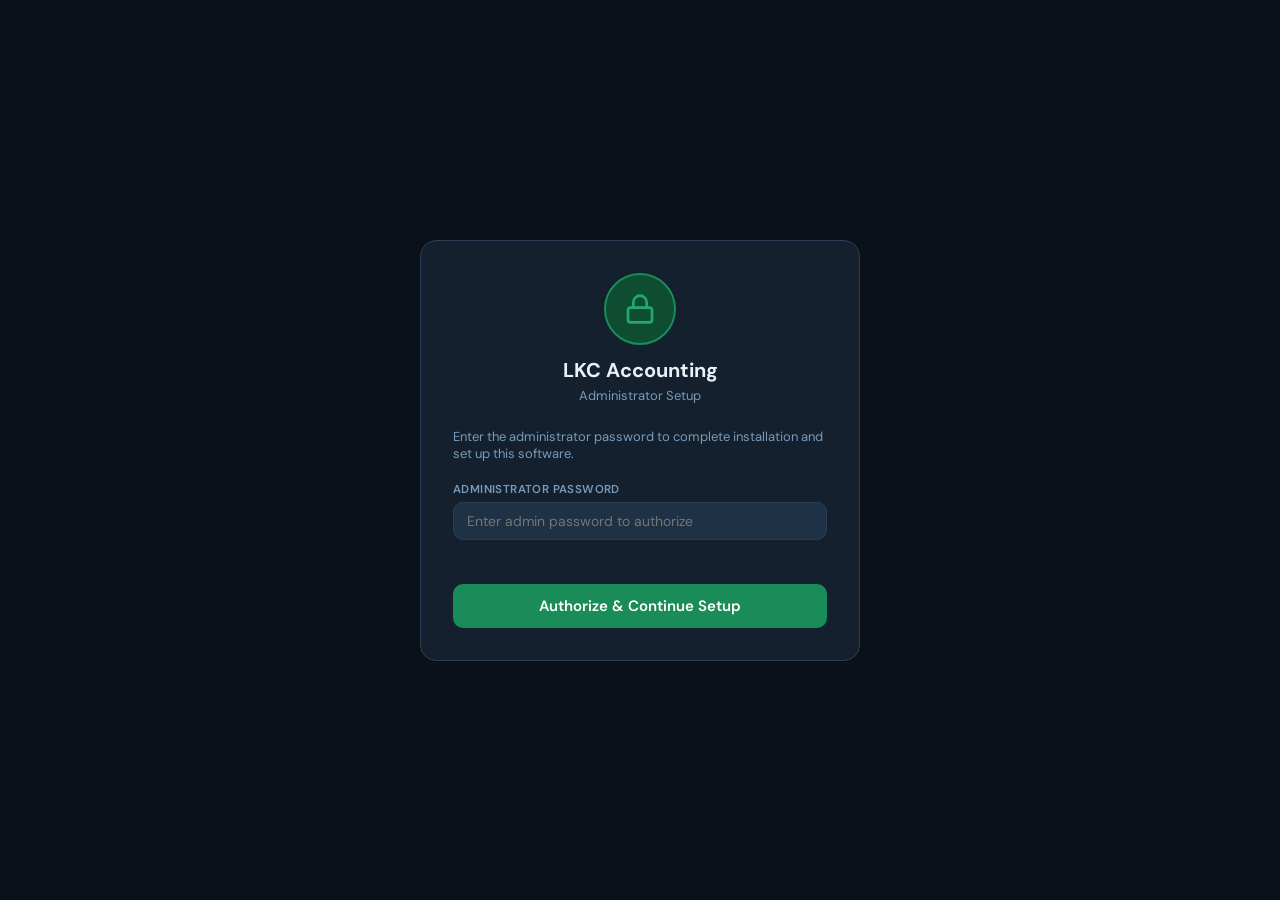
<file: lkc-accounting-index (1).html>
<!DOCTYPE html>
<html lang="en">
<head>
<meta charset="UTF-8">
<meta name="viewport" content="width=device-width, initial-scale=1.0, viewport-fit=cover">
<meta name="apple-mobile-web-app-capable" content="yes">
<meta name="apple-mobile-web-app-status-bar-style" content="black-translucent">
<meta name="apple-mobile-web-app-title" content="LKC Accounting">
<meta name="theme-color" content="#0f1923">
<title>LKC Accounting</title>
<link rel="manifest" href="manifest.json">
<link rel="preconnect" href="https://fonts.googleapis.com">
<link href="https://fonts.googleapis.com/css2?family=DM+Sans:ital,opsz,wght@0,9..40,300;0,9..40,400;0,9..40,500;0,9..40,600;0,9..40,700;1,9..40,300&family=DM+Mono:wght@400;500&display=swap" rel="stylesheet">
<style>
*,*::before,*::after{box-sizing:border-box;margin:0;padding:0;}
:root{
  --bg-deepest:#0a1119;
  --bg-dark:#0f1923;
  --bg-card:#14202e;
  --bg-card2:#1a2a3a;
  --bg-input:#1f3145;
  --border:#2a3f55;
  --border-light:#1e3047;
  --accent:#1a8c5a;
  --accent-light:#22a870;
  --accent-dim:#0e4d32;
  --gold:#c9a227;
  --gold-dim:#7a5c0e;
  --danger:#d94040;
  --danger-dim:#5c1a1a;
  --warn:#d97706;
  --warn-dim:#5c3200;
  --text-primary:#e8f0f8;
  --text-secondary:#7a9ab8;
  --text-muted:#4a6580;
  --radius:10px;
  --radius-lg:16px;
  --shadow:0 4px 24px rgba(0,0,0,0.4);
  --font:'DM Sans',system-ui,sans-serif;
  --mono:'DM Mono',monospace;
  --sidebar:240px;
  --topbar:56px;
}
html,body{height:100%;background:var(--bg-deepest);color:var(--text-primary);font-family:var(--font);font-size:15px;overflow:hidden;}

/* LOCK SCREEN */
#lock-screen{position:fixed;inset:0;background:var(--bg-deepest);z-index:9999;display:flex;flex-direction:column;align-items:center;justify-content:center;gap:28px;}
.lock-logo{text-align:center;}
.lock-logo h1{font-size:28px;font-weight:700;letter-spacing:-.5px;color:var(--text-primary);}
.lock-logo h1 span{color:var(--accent-light);}
.lock-logo p{font-size:13px;color:var(--text-secondary);margin-top:4px;}
.lock-badge{width:72px;height:72px;border-radius:50%;background:var(--accent-dim);border:2px solid var(--accent);display:flex;align-items:center;justify-content:center;margin:0 auto 8px;}
.lock-badge svg{width:32px;height:32px;fill:none;stroke:var(--accent-light);stroke-width:2;}
.pin-dots{display:flex;gap:14px;margin:8px 0;}
.pin-dot{width:14px;height:14px;border-radius:50%;background:var(--bg-input);border:2px solid var(--border);transition:all .15s;}
.pin-dot.filled{background:var(--accent-light);border-color:var(--accent-light);}
.pin-dot.error{background:var(--danger);border-color:var(--danger);}
.pin-pad{display:grid;grid-template-columns:repeat(3,72px);gap:10px;}
.pin-btn{height:72px;border-radius:50%;background:var(--bg-card);border:1.5px solid var(--border);color:var(--text-primary);font-size:22px;font-weight:500;font-family:var(--font);cursor:pointer;transition:all .12s;user-select:none;}
.pin-btn:hover{background:var(--bg-card2);border-color:var(--accent);}
.pin-btn:active{transform:scale(.92);}
.pin-btn.del{font-size:16px;color:var(--text-secondary);}
.pin-btn.zero{grid-column:2;}
.pin-error{color:var(--danger);font-size:13px;min-height:20px;text-align:center;}
.lock-msg{font-size:13px;color:var(--text-secondary);}

/* SETUP SCREEN */
#setup-screen{position:fixed;inset:0;background:var(--bg-deepest);z-index:9998;display:none;flex-direction:column;align-items:center;justify-content:center;gap:20px;padding:24px;}
.setup-card{background:var(--bg-card);border:1px solid var(--border);border-radius:var(--radius-lg);padding:32px;width:100%;max-width:440px;}
.setup-card h2{font-size:20px;font-weight:600;margin-bottom:4px;}
.setup-card p{font-size:13px;color:var(--text-secondary);margin-bottom:24px;}
.form-group{display:flex;flex-direction:column;gap:6px;margin-bottom:16px;}
.form-group label{font-size:12px;font-weight:500;color:var(--text-secondary);letter-spacing:.5px;text-transform:uppercase;}
.form-group input,.form-group select{background:var(--bg-input);border:1.5px solid var(--border);border-radius:var(--radius);padding:10px 14px;color:var(--text-primary);font-family:var(--font);font-size:14px;outline:none;transition:border-color .15s;width:100%;}
.form-group input:focus,.form-group select:focus{border-color:var(--accent-light);}
.form-group select option{background:var(--bg-dark);}
.btn-primary{background:var(--accent);color:#fff;border:none;border-radius:var(--radius);padding:12px 24px;font-family:var(--font);font-size:15px;font-weight:600;cursor:pointer;width:100%;transition:background .15s;}
.btn-primary:hover{background:var(--accent-light);}
.setup-pin-inputs{display:flex;gap:10px;justify-content:center;}
.setup-pin-inputs input{width:52px;height:52px;text-align:center;font-size:22px;font-weight:600;padding:0;border-radius:50%;}

/* INSTALL GATE */
#install-screen{position:fixed;inset:0;background:var(--bg-deepest);z-index:9997;display:none;flex-direction:column;align-items:center;justify-content:center;gap:20px;padding:24px;}

/* MAIN LAYOUT */
#app{display:none;height:100vh;overflow:hidden;}
.sidebar{position:fixed;left:0;top:0;bottom:0;width:var(--sidebar);background:var(--bg-dark);border-right:1px solid var(--border);display:flex;flex-direction:column;z-index:100;transition:transform .25s;}
.sidebar-logo{padding:20px 18px 16px;border-bottom:1px solid var(--border-light);}
.sidebar-logo h2{font-size:17px;font-weight:700;letter-spacing:-.3px;color:var(--text-primary);}
.sidebar-logo h2 span{color:var(--accent-light);}
.sidebar-logo p{font-size:11px;color:var(--text-muted);margin-top:2px;}
.sidebar-biz{padding:10px 18px;border-bottom:1px solid var(--border-light);}
.sidebar-biz-name{font-size:12px;font-weight:600;color:var(--gold);letter-spacing:.3px;}
.sidebar-biz-type{font-size:11px;color:var(--text-muted);}
.nav-section{padding:12px 10px 4px;font-size:10px;font-weight:600;color:var(--text-muted);letter-spacing:1px;text-transform:uppercase;}
.nav-item{display:flex;align-items:center;gap:10px;padding:9px 14px;border-radius:8px;margin:1px 8px;cursor:pointer;transition:all .15s;color:var(--text-secondary);font-size:13.5px;position:relative;}
.nav-item:hover{background:var(--bg-card);color:var(--text-primary);}
.nav-item.active{background:var(--accent-dim);color:var(--accent-light);}
.nav-item svg{width:17px;height:17px;flex-shrink:0;}
.nav-badge{position:absolute;right:10px;background:var(--danger);color:#fff;font-size:10px;font-weight:700;padding:1px 6px;border-radius:10px;}
.sidebar-bottom{margin-top:auto;padding:12px 8px;border-top:1px solid var(--border-light);}
.sidebar-overlay{display:none;position:fixed;inset:0;background:rgba(0,0,0,0.6);z-index:99;}

.topbar{position:fixed;left:var(--sidebar);right:0;top:0;height:var(--topbar);background:var(--bg-dark);border-bottom:1px solid var(--border);display:flex;align-items:center;padding:0 20px;gap:12px;z-index:50;}
.topbar-title{font-size:16px;font-weight:600;flex:1;}
.topbar-actions{display:flex;gap:8px;align-items:center;}
.hamburger{display:none;background:none;border:none;cursor:pointer;padding:6px;color:var(--text-secondary);}
.hamburger svg{width:22px;height:22px;}
.online-badge{font-size:11px;padding:3px 8px;border-radius:20px;font-weight:500;}
.online-badge.online{background:rgba(26,140,90,.2);color:var(--accent-light);}
.online-badge.offline{background:rgba(107,114,128,.15);color:var(--text-muted);}

.main-content{margin-left:var(--sidebar);margin-top:var(--topbar);height:calc(100vh - var(--topbar));overflow-y:auto;padding:24px;}
.page{display:none;}
.page.active{display:block;}

/* CARDS & STATS */
.stat-grid{display:grid;grid-template-columns:repeat(auto-fit,minmax(180px,1fr));gap:14px;margin-bottom:24px;}
.stat-card{background:var(--bg-card);border:1px solid var(--border);border-radius:var(--radius-lg);padding:18px;position:relative;overflow:hidden;}
.stat-card::before{content:'';position:absolute;top:0;right:0;width:60px;height:60px;border-radius:0 0 0 100%;opacity:.08;}
.stat-card.income::before{background:var(--accent-light);}
.stat-card.expense::before{background:var(--danger);}
.stat-card.profit::before{background:var(--gold);}
.stat-card.stock::before{background:#7c6af7;}
.stat-label{font-size:11px;font-weight:600;color:var(--text-muted);letter-spacing:.8px;text-transform:uppercase;margin-bottom:8px;}
.stat-value{font-size:26px;font-weight:700;letter-spacing:-.5px;line-height:1;}
.stat-value.pos{color:var(--accent-light);}
.stat-value.neg{color:var(--danger);}
.stat-value.neutral{color:var(--text-primary);}
.stat-value.gold{color:var(--gold);}
.stat-sub{font-size:12px;color:var(--text-muted);margin-top:6px;}

.card{background:var(--bg-card);border:1px solid var(--border);border-radius:var(--radius-lg);margin-bottom:20px;}
.card-header{display:flex;align-items:center;justify-content:space-between;padding:16px 20px;border-bottom:1px solid var(--border-light);}
.card-header h3{font-size:15px;font-weight:600;}
.card-body{padding:20px;}
.card-body.no-pad{padding:0;}

/* TABLE */
.data-table{width:100%;border-collapse:collapse;}
.data-table th{font-size:11px;font-weight:600;color:var(--text-muted);letter-spacing:.7px;text-transform:uppercase;padding:10px 16px;text-align:left;background:var(--bg-deepest);}
.data-table td{padding:12px 16px;border-bottom:1px solid var(--border-light);font-size:13.5px;vertical-align:middle;}
.data-table tr:last-child td{border-bottom:none;}
.data-table tr:hover td{background:rgba(255,255,255,.02);}
.data-table .amount{font-family:var(--mono);font-size:13px;}
.data-table .badge{display:inline-block;font-size:11px;font-weight:600;padding:3px 10px;border-radius:20px;}
.badge-income{background:rgba(26,140,90,.15);color:var(--accent-light);}
.badge-expense{background:rgba(217,64,64,.15);color:#f08080;}
.badge-paid{background:rgba(26,140,90,.15);color:var(--accent-light);}
.badge-unpaid{background:rgba(217,119,6,.15);color:#f0a040;}
.badge-low{background:rgba(217,64,64,.15);color:#f08080;}
.badge-ok{background:rgba(26,140,90,.15);color:var(--accent-light);}

/* BUTTONS */
.btn{display:inline-flex;align-items:center;gap:6px;padding:8px 16px;border-radius:var(--radius);font-family:var(--font);font-size:13.5px;font-weight:500;cursor:pointer;border:none;transition:all .14s;}
.btn-sm{padding:5px 12px;font-size:12.5px;}
.btn-accent{background:var(--accent);color:#fff;}
.btn-accent:hover{background:var(--accent-light);}
.btn-outline{background:transparent;color:var(--text-secondary);border:1.5px solid var(--border);}
.btn-outline:hover{border-color:var(--accent);color:var(--accent-light);}
.btn-danger{background:var(--danger-dim);color:#f08080;border:1.5px solid var(--danger);}
.btn-danger:hover{background:var(--danger);color:#fff;}
.btn-gold{background:var(--gold-dim);color:var(--gold);border:1.5px solid var(--gold-dim);}
.btn-gold:hover{background:var(--gold);color:#000;}
.btn svg{width:15px;height:15px;}

/* MODAL */
.modal-overlay{display:none;position:fixed;inset:0;background:rgba(0,0,0,.7);z-index:500;align-items:center;justify-content:center;padding:16px;}
.modal-overlay.open{display:flex;}
.modal{background:var(--bg-card);border:1px solid var(--border);border-radius:var(--radius-lg);width:100%;max-width:520px;max-height:90vh;overflow-y:auto;box-shadow:var(--shadow);}
.modal-header{display:flex;align-items:center;justify-content:space-between;padding:18px 20px;border-bottom:1px solid var(--border-light);}
.modal-header h3{font-size:16px;font-weight:600;}
.modal-close{background:none;border:none;color:var(--text-muted);cursor:pointer;font-size:20px;line-height:1;padding:4px;}
.modal-close:hover{color:var(--text-primary);}
.modal-body{padding:20px;}
.modal-footer{padding:16px 20px;border-top:1px solid var(--border-light);display:flex;gap:10px;justify-content:flex-end;}

/* FORM */
.frow{display:grid;grid-template-columns:1fr 1fr;gap:14px;}
.frow.one{grid-template-columns:1fr;}
.fg{display:flex;flex-direction:column;gap:5px;margin-bottom:14px;}
.fg label{font-size:11.5px;font-weight:600;color:var(--text-secondary);letter-spacing:.4px;text-transform:uppercase;}
.fg input,.fg select,.fg textarea{background:var(--bg-input);border:1.5px solid var(--border);border-radius:var(--radius);padding:9px 13px;color:var(--text-primary);font-family:var(--font);font-size:14px;outline:none;transition:border-color .15s;width:100%;}
.fg input:focus,.fg select:focus,.fg textarea:focus{border-color:var(--accent-light);}
.fg select option{background:var(--bg-dark);}
.fg textarea{resize:vertical;min-height:80px;}

/* TOAST */
#toast-container{position:fixed;bottom:24px;right:24px;z-index:9990;display:flex;flex-direction:column;gap:8px;}
.toast{background:var(--bg-card2);border:1px solid var(--border);border-radius:var(--radius);padding:12px 18px;font-size:13px;display:flex;align-items:center;gap:10px;animation:slideIn .2s ease;max-width:320px;}
.toast.success{border-left:3px solid var(--accent-light);}
.toast.error{border-left:3px solid var(--danger);}
.toast.warn{border-left:3px solid var(--warn);}
@keyframes slideIn{from{opacity:0;transform:translateX(20px);}to{opacity:1;transform:translateX(0);}}

/* SEARCH & FILTER BAR */
.filter-bar{display:flex;gap:10px;margin-bottom:16px;flex-wrap:wrap;}
.filter-bar input,.filter-bar select{background:var(--bg-input);border:1.5px solid var(--border);border-radius:var(--radius);padding:8px 13px;color:var(--text-primary);font-family:var(--font);font-size:13.5px;outline:none;}
.filter-bar input:focus,.filter-bar select:focus{border-color:var(--accent-light);}
.filter-bar input{flex:1;min-width:160px;}

/* INVOICE */
.invoice-preview{background:#fff;color:#111;border-radius:var(--radius);padding:32px;font-family:var(--font);}
.invoice-preview *{color:#111;}
.inv-header{display:flex;justify-content:space-between;margin-bottom:24px;}
.inv-title{font-size:28px;font-weight:700;letter-spacing:-1px;color:#1a6b4a;}
.inv-biz{font-size:13px;line-height:1.6;}
.inv-meta{text-align:right;font-size:13px;line-height:1.8;}
.inv-table{width:100%;border-collapse:collapse;margin:20px 0;}
.inv-table th{background:#f1f5f9;font-size:11px;text-transform:uppercase;letter-spacing:.5px;padding:9px 12px;text-align:left;font-weight:600;}
.inv-table td{padding:10px 12px;border-bottom:1px solid #e2e8f0;font-size:13px;}
.inv-total-section{display:flex;justify-content:flex-end;margin-top:12px;}
.inv-totals{width:200px;}
.inv-totals .row{display:flex;justify-content:space-between;padding:5px 0;font-size:13px;}
.inv-totals .row.grand{font-size:15px;font-weight:700;border-top:2px solid #1a6b4a;margin-top:4px;padding-top:8px;color:#1a6b4a;}
.inv-footer{margin-top:28px;padding-top:16px;border-top:1px solid #e2e8f0;font-size:12px;color:#666;}

/* STOCK ALERT */
.stock-alert-bar{background:rgba(217,119,6,.1);border:1px solid rgba(217,119,6,.3);border-radius:var(--radius);padding:12px 16px;display:flex;align-items:center;gap:12px;margin-bottom:20px;}
.stock-alert-bar svg{width:18px;height:18px;stroke:var(--warn);flex-shrink:0;}
.stock-alert-text{font-size:13px;color:var(--warn);}

/* PROGRESS BAR */
.prog-wrap{background:var(--bg-input);border-radius:20px;height:6px;overflow:hidden;}
.prog-bar{height:100%;border-radius:20px;transition:width .3s;}
.prog-bar.high{background:var(--accent-light);}
.prog-bar.mid{background:var(--gold);}
.prog-bar.low{background:var(--danger);}

/* CHART SIMPLE */
.chart-bars{display:flex;align-items:flex-end;gap:4px;height:80px;padding-top:8px;}
.chart-bar{flex:1;border-radius:4px 4px 0 0;min-width:6px;transition:height .4s;}
.chart-bar.income{background:var(--accent-light);}
.chart-bar.expense{background:rgba(217,64,64,.5);}

/* SCROLLBAR */
::-webkit-scrollbar{width:4px;height:4px;}
::-webkit-scrollbar-track{background:transparent;}
::-webkit-scrollbar-thumb{background:var(--border);border-radius:4px;}

/* RESPONSIVE */
@media(max-width:768px){
  :root{--sidebar:0px;}
  .sidebar{transform:translateX(-240px);width:240px;}
  .sidebar.open{transform:translateX(0);}
  .sidebar-overlay.open{display:block;}
  .topbar{left:0;}
  .hamburger{display:flex;}
  .main-content{margin-left:0;}
  .frow{grid-template-columns:1fr;}
  .stat-grid{grid-template-columns:repeat(2,1fr);}
  .data-table .hide-mobile{display:none;}
}
@media(max-width:420px){
  .stat-grid{grid-template-columns:1fr 1fr;}
  .stat-value{font-size:20px;}
  .main-content{padding:14px;}
  .modal{border-radius:var(--radius) var(--radius) 0 0;margin-top:auto;max-height:85vh;}
  .modal-overlay{align-items:flex-end;padding:0;}
}

/* CONFIRM DIALOG */
.confirm-overlay{display:none;position:fixed;inset:0;background:rgba(0,0,0,.75);z-index:600;align-items:center;justify-content:center;padding:20px;}
.confirm-overlay.open{display:flex;}
.confirm-box{background:var(--bg-card);border:1px solid var(--border);border-radius:var(--radius-lg);padding:28px;max-width:360px;width:100%;text-align:center;}
.confirm-box h3{font-size:17px;font-weight:600;margin-bottom:8px;}
.confirm-box p{font-size:13.5px;color:var(--text-secondary);margin-bottom:20px;line-height:1.6;}
.confirm-box .actions{display:flex;gap:10px;justify-content:center;}

/* P&L styles */
.pl-section{margin-bottom:20px;}
.pl-row{display:flex;justify-content:space-between;padding:8px 14px;border-bottom:1px solid var(--border-light);font-size:13.5px;}
.pl-row:last-child{border-bottom:none;}
.pl-header-row{background:var(--bg-deepest);font-weight:600;font-size:12px;color:var(--text-muted);text-transform:uppercase;letter-spacing:.5px;}
.pl-total-row{font-weight:700;font-size:14px;background:var(--bg-card2);border-radius:var(--radius);margin-top:4px;}
</style>
</head>
<body>

<!-- INSTALL GATE -->
<div id="install-screen">
  <div class="setup-card">
    <div style="text-align:center;margin-bottom:20px;">
      <div class="lock-badge" style="margin-bottom:12px;">
        <svg viewBox="0 0 24 24"><rect x="3" y="11" width="18" height="11" rx="2"/><path d="M7 11V7a5 5 0 0 1 10 0v4"/></svg>
      </div>
      <h2 style="font-size:20px;font-weight:700;">LKC Accounting</h2>
      <p style="color:var(--text-secondary);font-size:13px;margin-top:4px;">Administrator Setup</p>
    </div>
    <p style="font-size:13px;color:var(--text-secondary);margin-bottom:20px;">Enter the administrator password to complete installation and set up this software.</p>
    <div class="fg">
      <label>Administrator Password</label>
      <input type="password" id="install-admin-pass" placeholder="Enter admin password to authorize">
    </div>
    <p id="install-error" style="color:var(--danger);font-size:13px;min-height:18px;margin-bottom:12px;"></p>
    <button class="btn-primary" onclick="verifyInstall()">Authorize & Continue Setup</button>
  </div>
</div>

<!-- SETUP SCREEN -->
<div id="setup-screen">
  <div class="setup-card">
    <div style="text-align:center;margin-bottom:20px;">
      <div class="lock-badge" style="margin-bottom:12px;background:var(--gold-dim);border-color:var(--gold);">
        <svg viewBox="0 0 24 24" style="stroke:var(--gold)"><path d="M3 9l9-7 9 7v11a2 2 0 0 1-2 2H5a2 2 0 0 1-2-2z"/><polyline points="9 22 9 12 15 12 15 22"/></svg>
      </div>
      <h2>Business Setup</h2>
      <p style="color:var(--text-secondary);font-size:13px;margin-top:4px;">Configure your accounting profile</p>
    </div>
    <div class="frow">
      <div class="fg">
        <label>Business Name</label>
        <input type="text" id="s-biz" placeholder="e.g. Kamau Enterprises">
      </div>
      <div class="fg">
        <label>Business Type</label>
        <select id="s-type">
          <option>Retail</option>
          <option>Restaurant</option>
          <option>Services</option>
          <option>Manufacturing</option>
          <option>Wholesale</option>
          <option>Other</option>
        </select>
      </div>
    </div>
    <div class="frow">
      <div class="fg">
        <label>Currency</label>
        <select id="s-currency">
          <option value="KES">KES - Kenyan Shilling</option>
          <option value="USD">USD - US Dollar</option>
          <option value="UGX">UGX - Ugandan Shilling</option>
          <option value="TZS">TZS - Tanzanian Shilling</option>
          <option value="ZAR">ZAR - South African Rand</option>
          <option value="GBP">GBP - British Pound</option>
          <option value="EUR">EUR - Euro</option>
          <option value="NGN">NGN - Nigerian Naira</option>
        </select>
      </div>
      <div class="fg">
        <label>Phone / Email</label>
        <input type="text" id="s-contact" placeholder="For invoices">
      </div>
    </div>
    <div class="fg">
      <label>Business Address</label>
      <input type="text" id="s-address" placeholder="Street, City, Country">
    </div>
    <div class="fg" style="margin-bottom:6px;">
      <label>Set Access PIN (4 digits)</label>
    </div>
    <div class="setup-pin-inputs" style="margin-bottom:14px;">
      <input type="number" maxlength="1" id="p0" class="pin-input-s" min="0" max="9">
      <input type="number" maxlength="1" id="p1" class="pin-input-s" min="0" max="9">
      <input type="number" maxlength="1" id="p2" class="pin-input-s" min="0" max="9">
      <input type="number" maxlength="1" id="p3" class="pin-input-s" min="0" max="9">
    </div>
    <p id="setup-error" style="color:var(--danger);font-size:13px;min-height:18px;margin-bottom:10px;"></p>
    <button class="btn-primary" onclick="completeSetup()">Complete Setup & Launch</button>
  </div>
</div>

<!-- LOCK SCREEN -->
<div id="lock-screen">
  <div class="lock-logo">
    <div class="lock-badge">
      <svg viewBox="0 0 24 24"><rect x="3" y="11" width="18" height="11" rx="2"/><path d="M7 11V7a5 5 0 0 1 10 0v4"/></svg>
    </div>
    <h1>LKC <span>Accounting</span></h1>
    <p id="lock-biz-name">Professional Accounting Software</p>
  </div>
  <div class="pin-dots" id="pin-dots">
    <div class="pin-dot" id="d0"></div>
    <div class="pin-dot" id="d1"></div>
    <div class="pin-dot" id="d2"></div>
    <div class="pin-dot" id="d3"></div>
  </div>
  <p class="pin-error" id="pin-error"></p>
  <div class="pin-pad">
    <button class="pin-btn" onclick="pinPress(1)">1</button>
    <button class="pin-btn" onclick="pinPress(2)">2</button>
    <button class="pin-btn" onclick="pinPress(3)">3</button>
    <button class="pin-btn" onclick="pinPress(4)">4</button>
    <button class="pin-btn" onclick="pinPress(5)">5</button>
    <button class="pin-btn" onclick="pinPress(6)">6</button>
    <button class="pin-btn" onclick="pinPress(7)">7</button>
    <button class="pin-btn" onclick="pinPress(8)">8</button>
    <button class="pin-btn" onclick="pinPress(9)">9</button>
    <button class="pin-btn zero" onclick="pinPress(0)">0</button>
    <button class="pin-btn del" onclick="pinDel()">&#9003;</button>
  </div>
  <p class="lock-msg" id="lock-msg"></p>
</div>

<!-- MAIN APP -->
<div id="app">
  <div class="sidebar-overlay" id="sidebar-overlay" onclick="closeSidebar()"></div>
  <div class="sidebar" id="sidebar">
    <div class="sidebar-logo">
      <h2>LKC <span>Accounting</span></h2>
      <p>v1.0 Professional</p>
    </div>
    <div class="sidebar-biz">
      <div class="sidebar-biz-name" id="sb-biz-name">Business Name</div>
      <div class="sidebar-biz-type" id="sb-biz-type">Business Type</div>
    </div>
    <div style="flex:1;overflow-y:auto;">
      <div class="nav-section">Overview</div>
      <div class="nav-item active" onclick="nav('dashboard')">
        <svg viewBox="0 0 24 24" fill="none" stroke="currentColor" stroke-width="2"><rect x="3" y="3" width="7" height="7"/><rect x="14" y="3" width="7" height="7"/><rect x="14" y="14" width="7" height="7"/><rect x="3" y="14" width="7" height="7"/></svg>
        Dashboard
      </div>
      <div class="nav-section">Finance</div>
      <div class="nav-item" onclick="nav('income')">
        <svg viewBox="0 0 24 24" fill="none" stroke="currentColor" stroke-width="2"><polyline points="23 6 13.5 15.5 8.5 10.5 1 18"/><polyline points="17 6 23 6 23 12"/></svg>
        Income
      </div>
      <div class="nav-item" onclick="nav('expenses')">
        <svg viewBox="0 0 24 24" fill="none" stroke="currentColor" stroke-width="2"><polyline points="23 18 13.5 8.5 8.5 13.5 1 6"/><polyline points="17 18 23 18 23 12"/></svg>
        Expenses
      </div>
      <div class="nav-item" onclick="nav('pl')">
        <svg viewBox="0 0 24 24" fill="none" stroke="currentColor" stroke-width="2"><line x1="18" y1="20" x2="18" y2="10"/><line x1="12" y1="20" x2="12" y2="4"/><line x1="6" y1="20" x2="6" y2="14"/></svg>
        Profit & Loss
      </div>
      <div class="nav-section">Operations</div>
      <div class="nav-item" onclick="nav('invoices')">
        <svg viewBox="0 0 24 24" fill="none" stroke="currentColor" stroke-width="2"><path d="M14 2H6a2 2 0 0 0-2 2v16a2 2 0 0 0 2 2h12a2 2 0 0 0 2-2V8z"/><polyline points="14 2 14 8 20 8"/><line x1="16" y1="13" x2="8" y2="13"/><line x1="16" y1="17" x2="8" y2="17"/><polyline points="10 9 9 9 8 9"/></svg>
        Invoices
      </div>
      <div class="nav-item" id="nav-stock" onclick="nav('stock')">
        <svg viewBox="0 0 24 24" fill="none" stroke="currentColor" stroke-width="2"><path d="M21 16V8a2 2 0 0 0-1-1.73l-7-4a2 2 0 0 0-2 0l-7 4A2 2 0 0 0 3 8v8a2 2 0 0 0 1 1.73l7 4a2 2 0 0 0 2 0l7-4A2 2 0 0 0 21 16z"/></svg>
        Stock / Inventory
        <span class="nav-badge" id="stock-badge" style="display:none">!</span>
      </div>
      <div class="nav-section">Reports</div>
      <div class="nav-item" onclick="nav('reports')">
        <svg viewBox="0 0 24 24" fill="none" stroke="currentColor" stroke-width="2"><path d="M21.21 15.89A10 10 0 1 1 8 2.83"/><path d="M22 12A10 10 0 0 0 12 2v10z"/></svg>
        Reports
      </div>
      <div class="nav-section">Settings</div>
      <div class="nav-item" onclick="nav('settings')">
        <svg viewBox="0 0 24 24" fill="none" stroke="currentColor" stroke-width="2"><circle cx="12" cy="12" r="3"/><path d="M19.4 15a1.65 1.65 0 0 0 .33 1.82l.06.06a2 2 0 0 1-2.83 2.83l-.06-.06a1.65 1.65 0 0 0-1.82-.33 1.65 1.65 0 0 0-1 1.51V21a2 2 0 0 1-4 0v-.09A1.65 1.65 0 0 0 9 19.4a1.65 1.65 0 0 0-1.82.33l-.06.06a2 2 0 0 1-2.83-2.83l.06-.06A1.65 1.65 0 0 0 4.68 15a1.65 1.65 0 0 0-1.51-1H3a2 2 0 0 1 0-4h.09A1.65 1.65 0 0 0 4.6 9a1.65 1.65 0 0 0-.33-1.82l-.06-.06a2 2 0 0 1 2.83-2.83l.06.06A1.65 1.65 0 0 0 9 4.68a1.65 1.65 0 0 0 1-1.51V3a2 2 0 0 1 4 0v.09a1.65 1.65 0 0 0 1 1.51 1.65 1.65 0 0 0 1.82-.33l.06-.06a2 2 0 0 1 2.83 2.83l-.06.06A1.65 1.65 0 0 0 19.4 9a1.65 1.65 0 0 0 1.51 1H21a2 2 0 0 1 0 4h-.09a1.65 1.65 0 0 0-1.51 1z"/></svg>
        Settings
      </div>
    </div>
    <div class="sidebar-bottom">
      <div class="nav-item" onclick="lockApp()" style="color:var(--danger);font-size:13px;">
        <svg viewBox="0 0 24 24" fill="none" stroke="currentColor" stroke-width="2" style="width:16px;height:16px;"><path d="M9 21H5a2 2 0 0 1-2-2V5a2 2 0 0 1 2-2h4"/><polyline points="16 17 21 12 16 7"/><line x1="21" y1="12" x2="9" y2="12"/></svg>
        Lock App
      </div>
    </div>
  </div>

  <div class="topbar">
    <button class="hamburger" onclick="toggleSidebar()">
      <svg viewBox="0 0 24 24" fill="none" stroke="currentColor" stroke-width="2"><line x1="3" y1="6" x2="21" y2="6"/><line x1="3" y1="12" x2="21" y2="12"/><line x1="3" y1="18" x2="21" y2="18"/></svg>
    </button>
    <span class="topbar-title" id="topbar-title">Dashboard</span>
    <div class="topbar-actions">
      <span class="online-badge" id="online-badge">Checking...</span>
    </div>
  </div>

  <div class="main-content">

    <!-- DASHBOARD -->
    <div class="page active" id="page-dashboard">
      <div class="stat-grid" id="dash-stats"></div>
      <div style="display:grid;grid-template-columns:1fr 1fr;gap:16px;margin-bottom:20px;" class="chart-grid">
        <div class="card">
          <div class="card-header"><h3>Income vs Expenses</h3><span style="font-size:12px;color:var(--text-muted)" id="chart-period">Last 6 months</span></div>
          <div class="card-body">
            <div style="display:flex;gap:12px;margin-bottom:8px;">
              <span style="font-size:12px;display:flex;align-items:center;gap:4px;"><span style="width:10px;height:10px;border-radius:2px;background:var(--accent-light);display:inline-block;"></span>Income</span>
              <span style="font-size:12px;display:flex;align-items:center;gap:4px;"><span style="width:10px;height:10px;border-radius:2px;background:rgba(217,64,64,.5);display:inline-block;"></span>Expense</span>
            </div>
            <div class="chart-bars" id="dash-chart"></div>
            <div style="display:flex;justify-content:space-between;margin-top:4px;" id="dash-chart-labels"></div>
          </div>
        </div>
        <div class="card">
          <div class="card-header"><h3>Low Stock Alerts</h3></div>
          <div class="card-body no-pad" id="dash-low-stock"></div>
        </div>
      </div>
      <div class="card">
        <div class="card-header"><h3>Recent Transactions</h3><button class="btn btn-outline btn-sm" onclick="nav('income')">View All</button></div>
        <div class="card-body no-pad"><table class="data-table" id="dash-recent"></table></div>
      </div>
    </div>

    <!-- INCOME -->
    <div class="page" id="page-income">
      <div style="display:flex;justify-content:space-between;align-items:center;margin-bottom:16px;">
        <h2 style="font-size:18px;font-weight:600;">Income Records</h2>
        <button class="btn btn-accent" onclick="openModal('income-modal')">
          <svg viewBox="0 0 24 24" fill="none" stroke="currentColor" stroke-width="2"><line x1="12" y1="5" x2="12" y2="19"/><line x1="5" y1="12" x2="19" y2="12"/></svg>
          Add Income
        </button>
      </div>
      <div class="filter-bar">
        <input type="text" placeholder="Search income..." id="income-search" oninput="renderIncome()">
        <select id="income-cat-filter" onchange="renderIncome()"><option value="">All Categories</option></select>
        <input type="month" id="income-month-filter" onchange="renderIncome()">
      </div>
      <div class="card">
        <div class="card-body no-pad">
          <table class="data-table" id="income-table"></table>
        </div>
      </div>
    </div>

    <!-- EXPENSES -->
    <div class="page" id="page-expenses">
      <div style="display:flex;justify-content:space-between;align-items:center;margin-bottom:16px;">
        <h2 style="font-size:18px;font-weight:600;">Expense Records</h2>
        <button class="btn btn-accent" onclick="openModal('expense-modal')">
          <svg viewBox="0 0 24 24" fill="none" stroke="currentColor" stroke-width="2"><line x1="12" y1="5" x2="12" y2="19"/><line x1="5" y1="12" x2="19" y2="12"/></svg>
          Add Expense
        </button>
      </div>
      <div class="filter-bar">
        <input type="text" placeholder="Search expenses..." id="expense-search" oninput="renderExpenses()">
        <select id="expense-cat-filter" onchange="renderExpenses()"><option value="">All Categories</option></select>
        <input type="month" id="expense-month-filter" onchange="renderExpenses()">
      </div>
      <div class="card">
        <div class="card-body no-pad">
          <table class="data-table" id="expense-table"></table>
        </div>
      </div>
    </div>

    <!-- P&L -->
    <div class="page" id="page-pl">
      <div style="display:flex;justify-content:space-between;align-items:center;margin-bottom:16px;">
        <h2 style="font-size:18px;font-weight:600;">Profit & Loss</h2>
        <div style="display:flex;gap:8px;">
          <select id="pl-period" onchange="renderPL()" style="background:var(--bg-input);border:1.5px solid var(--border);border-radius:var(--radius);padding:8px 12px;color:var(--text-primary);font-family:var(--font);font-size:13px;">
            <option value="this-month">This Month</option>
            <option value="last-month">Last Month</option>
            <option value="this-year">This Year</option>
            <option value="custom">Custom Range</option>
          </select>
          <button class="btn btn-gold" onclick="downloadReport('pl')">
            <svg viewBox="0 0 24 24" fill="none" stroke="currentColor" stroke-width="2"><path d="M21 15v4a2 2 0 0 1-2 2H5a2 2 0 0 1-2-2v-4"/><polyline points="7 10 12 15 17 10"/><line x1="12" y1="15" x2="12" y2="3"/></svg>
            Download PDF
          </button>
        </div>
      </div>
      <div id="pl-custom-range" style="display:none;margin-bottom:14px;display:none;">
        <div class="filter-bar">
          <input type="date" id="pl-from"><input type="date" id="pl-to">
          <button class="btn btn-outline btn-sm" onclick="renderPL()">Apply</button>
        </div>
      </div>
      <div id="pl-content"></div>
    </div>

    <!-- INVOICES -->
    <div class="page" id="page-invoices">
      <div style="display:flex;justify-content:space-between;align-items:center;margin-bottom:16px;">
        <h2 style="font-size:18px;font-weight:600;">Invoices & Receipts</h2>
        <button class="btn btn-accent" onclick="openModal('invoice-modal');resetInvoiceForm()">
          <svg viewBox="0 0 24 24" fill="none" stroke="currentColor" stroke-width="2"><line x1="12" y1="5" x2="12" y2="19"/><line x1="5" y1="12" x2="19" y2="12"/></svg>
          New Invoice
        </button>
      </div>
      <div class="filter-bar">
        <input type="text" placeholder="Search invoices..." id="inv-search" oninput="renderInvoices()">
        <select id="inv-status-filter" onchange="renderInvoices()">
          <option value="">All Status</option>
          <option value="paid">Paid</option>
          <option value="unpaid">Unpaid</option>
        </select>
      </div>
      <div class="card">
        <div class="card-body no-pad">
          <table class="data-table" id="invoice-table"></table>
        </div>
      </div>
    </div>

    <!-- STOCK -->
    <div class="page" id="page-stock">
      <div style="display:flex;justify-content:space-between;align-items:center;margin-bottom:16px;">
        <h2 style="font-size:18px;font-weight:600;">Stock & Inventory</h2>
        <button class="btn btn-accent" onclick="openModal('stock-modal');resetStockForm()">
          <svg viewBox="0 0 24 24" fill="none" stroke="currentColor" stroke-width="2"><line x1="12" y1="5" x2="12" y2="19"/><line x1="5" y1="12" x2="19" y2="12"/></svg>
          Add Item
        </button>
      </div>
      <div id="stock-alert-area"></div>
      <div class="filter-bar">
        <input type="text" placeholder="Search inventory..." id="stock-search" oninput="renderStock()">
        <select id="stock-cat-filter" onchange="renderStock()"><option value="">All Categories</option></select>
      </div>
      <div class="card">
        <div class="card-body no-pad">
          <table class="data-table" id="stock-table"></table>
        </div>
      </div>
    </div>

    <!-- REPORTS -->
    <div class="page" id="page-reports">
      <h2 style="font-size:18px;font-weight:600;margin-bottom:20px;">Reports & Downloads</h2>
      <div style="display:grid;grid-template-columns:repeat(auto-fit,minmax(240px,1fr));gap:14px;" id="reports-grid"></div>
    </div>

    <!-- SETTINGS -->
    <div class="page" id="page-settings">
      <h2 style="font-size:18px;font-weight:600;margin-bottom:20px;">Settings</h2>
      <div style="max-width:560px;">
        <div class="card" style="margin-bottom:16px;">
          <div class="card-header"><h3>Business Information</h3></div>
          <div class="card-body">
            <div class="frow">
              <div class="fg"><label>Business Name</label><input type="text" id="set-biz-name"></div>
              <div class="fg"><label>Business Type</label><select id="set-biz-type"><option>Retail</option><option>Restaurant</option><option>Services</option><option>Manufacturing</option><option>Wholesale</option><option>Other</option></select></div>
            </div>
            <div class="frow">
              <div class="fg"><label>Currency</label>
                <select id="set-currency">
                  <option value="KES">KES</option><option value="USD">USD</option><option value="UGX">UGX</option><option value="TZS">TZS</option><option value="ZAR">ZAR</option><option value="GBP">GBP</option><option value="EUR">EUR</option><option value="NGN">NGN</option>
                </select>
              </div>
              <div class="fg"><label>Contact</label><input type="text" id="set-contact"></div>
            </div>
            <div class="fg"><label>Address</label><input type="text" id="set-address"></div>
            <button class="btn btn-accent" onclick="saveSettings()">Save Changes</button>
          </div>
        </div>
        <div class="card" style="margin-bottom:16px;">
          <div class="card-header"><h3>Change PIN</h3></div>
          <div class="card-body">
            <div class="fg"><label>Current PIN</label><input type="password" id="old-pin" maxlength="4" placeholder="Enter current PIN"></div>
            <div class="frow">
              <div class="fg"><label>New PIN</label><input type="password" id="new-pin" maxlength="4" placeholder="4 digits"></div>
              <div class="fg"><label>Confirm PIN</label><input type="password" id="confirm-pin" maxlength="4" placeholder="Repeat PIN"></div>
            </div>
            <button class="btn btn-outline" onclick="changePin()">Update PIN</button>
          </div>
        </div>
        <div class="card">
          <div class="card-header"><h3>Stock Alert Threshold</h3></div>
          <div class="card-body">
            <div class="fg"><label>Alert when quantity below</label><input type="number" id="set-low-stock" min="1" placeholder="e.g. 5"></div>
            <p style="font-size:12px;color:var(--text-muted);margin-bottom:12px;">Items with quantity at or below this number will trigger a low stock alert.</p>
            <button class="btn btn-outline" onclick="saveLowStockThreshold()">Save Threshold</button>
          </div>
        </div>
      </div>
    </div>

  </div><!-- /main-content -->
</div><!-- /app -->

<!-- MODALS -->

<!-- Income Modal -->
<div class="modal-overlay" id="income-modal">
  <div class="modal">
    <div class="modal-header"><h3 id="income-modal-title">Record Income</h3><button class="modal-close" onclick="closeModal('income-modal')">&times;</button></div>
    <div class="modal-body">
      <input type="hidden" id="income-edit-id">
      <div class="frow">
        <div class="fg"><label>Date</label><input type="date" id="inc-date"></div>
        <div class="fg"><label>Amount</label><input type="number" id="inc-amount" placeholder="0.00" step="0.01"></div>
      </div>
      <div class="frow">
        <div class="fg"><label>Category</label>
          <select id="inc-cat">
            <option>Sales</option><option>Services</option><option>Consulting</option><option>Investment</option><option>Rental Income</option><option>Other Income</option>
          </select>
        </div>
        <div class="fg"><label>Payment Method</label>
          <select id="inc-method">
            <option>Cash</option><option>M-Pesa</option><option>Bank Transfer</option><option>Card</option><option>Cheque</option>
          </select>
        </div>
      </div>
      <div class="fg"><label>Description</label><input type="text" id="inc-desc" placeholder="Brief description"></div>
      <div class="fg"><label>Reference / Receipt No.</label><input type="text" id="inc-ref" placeholder="Optional"></div>
    </div>
    <div class="modal-footer">
      <button class="btn btn-outline" onclick="closeModal('income-modal')">Cancel</button>
      <button class="btn btn-accent" onclick="saveIncome()">Save Income</button>
    </div>
  </div>
</div>

<!-- Expense Modal -->
<div class="modal-overlay" id="expense-modal">
  <div class="modal">
    <div class="modal-header"><h3 id="expense-modal-title">Record Expense</h3><button class="modal-close" onclick="closeModal('expense-modal')">&times;</button></div>
    <div class="modal-body">
      <input type="hidden" id="expense-edit-id">
      <div class="frow">
        <div class="fg"><label>Date</label><input type="date" id="exp-date"></div>
        <div class="fg"><label>Amount</label><input type="number" id="exp-amount" placeholder="0.00" step="0.01"></div>
      </div>
      <div class="frow">
        <div class="fg"><label>Category</label>
          <select id="exp-cat">
            <option>Rent</option><option>Utilities</option><option>Salaries</option><option>Stock Purchase</option><option>Marketing</option><option>Transport</option><option>Equipment</option><option>Maintenance</option><option>Insurance</option><option>Taxes</option><option>Other</option>
          </select>
        </div>
        <div class="fg"><label>Payment Method</label>
          <select id="exp-method">
            <option>Cash</option><option>M-Pesa</option><option>Bank Transfer</option><option>Card</option><option>Cheque</option>
          </select>
        </div>
      </div>
      <div class="fg"><label>Description</label><input type="text" id="exp-desc" placeholder="Brief description"></div>
      <div class="fg"><label>Vendor / Payee</label><input type="text" id="exp-vendor" placeholder="Optional"></div>
    </div>
    <div class="modal-footer">
      <button class="btn btn-outline" onclick="closeModal('expense-modal')">Cancel</button>
      <button class="btn btn-accent" onclick="saveExpense()">Save Expense</button>
    </div>
  </div>
</div>

<!-- Invoice Modal -->
<div class="modal-overlay" id="invoice-modal">
  <div class="modal" style="max-width:640px;">
    <div class="modal-header"><h3 id="inv-modal-title">Create Invoice</h3><button class="modal-close" onclick="closeModal('invoice-modal')">&times;</button></div>
    <div class="modal-body">
      <input type="hidden" id="inv-edit-id">
      <div class="frow">
        <div class="fg"><label>Client Name</label><input type="text" id="inv-client" placeholder="Client / Company Name"></div>
        <div class="fg"><label>Client Email (optional)</label><input type="email" id="inv-email" placeholder="client@email.com"></div>
      </div>
      <div class="frow">
        <div class="fg"><label>Invoice Date</label><input type="date" id="inv-date"></div>
        <div class="fg"><label>Due Date</label><input type="date" id="inv-due"></div>
      </div>
      <div class="fg"><label>Client Address</label><input type="text" id="inv-client-addr" placeholder="Client address (optional)"></div>
      <div style="margin-bottom:10px;">
        <div style="display:flex;justify-content:space-between;align-items:center;margin-bottom:8px;">
          <label style="font-size:11.5px;font-weight:600;color:var(--text-secondary);letter-spacing:.4px;text-transform:uppercase;">Line Items</label>
          <button class="btn btn-outline btn-sm" onclick="addInvLine()">+ Add Line</button>
        </div>
        <div id="inv-lines"></div>
      </div>
      <div class="frow">
        <div class="fg"><label>Tax (%)</label><input type="number" id="inv-tax" placeholder="0" value="0" min="0" oninput="calcInvTotal()"></div>
        <div class="fg"><label>Discount (%)</label><input type="number" id="inv-disc" placeholder="0" value="0" min="0" oninput="calcInvTotal()"></div>
      </div>
      <div class="fg"><label>Notes / Payment Terms</label><textarea id="inv-notes" placeholder="e.g. Payment due within 30 days. Thank you for your business."></textarea></div>
      <div style="background:var(--bg-deepest);border-radius:var(--radius);padding:14px;display:flex;justify-content:space-between;align-items:center;">
        <span style="font-size:13px;color:var(--text-secondary);">Invoice Total</span>
        <span style="font-size:22px;font-weight:700;color:var(--accent-light);font-family:var(--mono);" id="inv-total-display">0.00</span>
      </div>
      <div class="fg" style="margin-top:12px;"><label>Status</label>
        <select id="inv-status"><option value="unpaid">Unpaid</option><option value="paid">Paid</option></select>
      </div>
    </div>
    <div class="modal-footer">
      <button class="btn btn-outline" onclick="closeModal('invoice-modal')">Cancel</button>
      <button class="btn btn-gold" onclick="previewInvoice()">
        <svg viewBox="0 0 24 24" fill="none" stroke="currentColor" stroke-width="2"><path d="M1 12s4-8 11-8 11 8 11 8-4 8-11 8-11-8-11-8z"/><circle cx="12" cy="12" r="3"/></svg>
        Preview
      </button>
      <button class="btn btn-accent" onclick="saveInvoice()">Save Invoice</button>
    </div>
  </div>
</div>

<!-- Stock Modal -->
<div class="modal-overlay" id="stock-modal">
  <div class="modal">
    <div class="modal-header"><h3 id="stock-modal-title">Add Stock Item</h3><button class="modal-close" onclick="closeModal('stock-modal')">&times;</button></div>
    <div class="modal-body">
      <input type="hidden" id="stock-edit-id">
      <div class="frow">
        <div class="fg"><label>Item Name</label><input type="text" id="st-name" placeholder="Product name"></div>
        <div class="fg"><label>SKU / Code</label><input type="text" id="st-sku" placeholder="Optional"></div>
      </div>
      <div class="frow">
        <div class="fg"><label>Category</label><input type="text" id="st-cat" list="stock-cats" placeholder="e.g. Electronics"></div>
        <div class="fg"><label>Unit</label>
          <select id="st-unit"><option>pcs</option><option>kg</option><option>g</option><option>L</option><option>ml</option><option>boxes</option><option>bags</option><option>pairs</option><option>sets</option></select>
        </div>
      </div>
      <div class="frow">
        <div class="fg"><label>Quantity in Stock</label><input type="number" id="st-qty" placeholder="0" min="0"></div>
        <div class="fg"><label>Reorder Level</label><input type="number" id="st-reorder" placeholder="e.g. 5" min="0"></div>
      </div>
      <div class="frow">
        <div class="fg"><label>Cost Price</label><input type="number" id="st-cost" placeholder="0.00" step="0.01" min="0"></div>
        <div class="fg"><label>Selling Price</label><input type="number" id="st-price" placeholder="0.00" step="0.01" min="0"></div>
      </div>
      <div class="fg"><label>Description / Notes</label><textarea id="st-desc" placeholder="Optional notes about this item" style="min-height:60px;"></textarea></div>
    </div>
    <div class="modal-footer">
      <button class="btn btn-outline" onclick="closeModal('stock-modal')">Cancel</button>
      <button class="btn btn-accent" onclick="saveStock()">Save Item</button>
    </div>
  </div>
</div>

<!-- Stock Sale Modal -->
<div class="modal-overlay" id="stock-sale-modal">
  <div class="modal" style="max-width:400px;">
    <div class="modal-header"><h3>Record Sale</h3><button class="modal-close" onclick="closeModal('stock-sale-modal')">&times;</button></div>
    <div class="modal-body">
      <input type="hidden" id="sale-stock-id">
      <p id="sale-item-name" style="font-weight:600;margin-bottom:12px;color:var(--accent-light);"></p>
      <p id="sale-qty-info" style="font-size:13px;color:var(--text-secondary);margin-bottom:16px;"></p>
      <div class="fg"><label>Quantity Sold</label><input type="number" id="sale-qty" placeholder="1" min="1"></div>
      <div class="fg"><label>Sale Price per Unit (override optional)</label><input type="number" id="sale-price" placeholder="Leave blank to use set price" step="0.01"></div>
    </div>
    <div class="modal-footer">
      <button class="btn btn-outline" onclick="closeModal('stock-sale-modal')">Cancel</button>
      <button class="btn btn-accent" onclick="recordSale()">Record Sale</button>
    </div>
  </div>
</div>

<!-- Invoice Preview Modal -->
<div class="modal-overlay" id="inv-preview-modal">
  <div class="modal" style="max-width:700px;">
    <div class="modal-header">
      <h3>Invoice Preview</h3>
      <div style="display:flex;gap:8px;">
        <button class="btn btn-gold btn-sm" onclick="downloadInvoicePDF()">
          <svg viewBox="0 0 24 24" fill="none" stroke="currentColor" stroke-width="2"><path d="M21 15v4a2 2 0 0 1-2 2H5a2 2 0 0 1-2-2v-4"/><polyline points="7 10 12 15 17 10"/><line x1="12" y1="15" x2="12" y2="3"/></svg>
          Download PDF
        </button>
        <button class="modal-close" onclick="closeModal('inv-preview-modal')">&times;</button>
      </div>
    </div>
    <div class="modal-body">
      <div id="inv-preview-content"></div>
    </div>
  </div>
</div>

<!-- Confirm Dialog -->
<div class="confirm-overlay" id="confirm-dialog">
  <div class="confirm-box">
    <h3 id="confirm-title">Delete Record?</h3>
    <p id="confirm-msg">This action cannot be undone.</p>
    <div class="actions">
      <button class="btn btn-outline" onclick="closeConfirm()">Cancel</button>
      <button class="btn btn-danger" id="confirm-ok-btn" onclick="confirmAction()">Delete</button>
    </div>
  </div>
</div>

<!-- Toast Container -->
<div id="toast-container"></div>

<datalist id="stock-cats"></datalist>

<script>
// ===================== DATA LAYER =====================
const DB = {
  get(k, def=null){try{const v=localStorage.getItem(k);return v!==null?JSON.parse(v):def;}catch{return def;}},
  set(k,v){localStorage.setItem(k,JSON.stringify(v));},
  del(k){localStorage.removeItem(k);}
};

let config = DB.get('lkc_config', null);
let income = DB.get('lkc_income', []);
let expenses = DB.get('lkc_expenses', []);
let invoices = DB.get('lkc_invoices', []);
let stock = DB.get('lkc_stock', []);

// Admin password - hardcoded for LKC owner; clients set PIN only
const ADMIN_PASS = DB.get('lkc_admin_pass', 'LKC@Admin2024');

function save(){
  DB.set('lkc_income', income);
  DB.set('lkc_expenses', expenses);
  DB.set('lkc_invoices', invoices);
  DB.set('lkc_stock', stock);
}

function uid(){return Date.now().toString(36)+Math.random().toString(36).slice(2);}
function today(){return new Date().toISOString().split('T')[0];}
function fmt(n){const c=config?config.currency:'KES';return c+' '+parseFloat(n||0).toLocaleString('en-KE',{minimumFractionDigits:2,maximumFractionDigits:2});}
function fmtDate(d){if(!d)return '';const dt=new Date(d+'T00:00:00');return dt.toLocaleDateString('en-KE',{day:'2-digit',month:'short',year:'numeric'});}

// ===================== INSTALL & AUTH =====================
function verifyInstall(){
  const pass = document.getElementById('install-admin-pass').value;
  const err = document.getElementById('install-error');
  if(pass === ADMIN_PASS || pass === DB.get('lkc_admin_pass_custom', ADMIN_PASS)){
    document.getElementById('install-screen').style.display='none';
    document.getElementById('setup-screen').style.display='flex';
    document.getElementById('s-biz').focus();
    err.textContent='';
  } else {
    err.textContent='Incorrect administrator password. Contact LKC Accounting.';
    document.getElementById('install-admin-pass').value='';
  }
}

function completeSetup(){
  const biz=document.getElementById('s-biz').value.trim();
  const pins=[0,1,2,3].map(i=>document.getElementById('p'+i).value);
  const err=document.getElementById('setup-error');
  if(!biz){err.textContent='Please enter your business name.';return;}
  if(pins.some(p=>p==='')||pins.join('').length!==4){err.textContent='Please set a 4-digit PIN.';return;}
  const pin=pins.join('');
  if(!/^\d{4}$/.test(pin)){err.textContent='PIN must be 4 digits (0-9).';return;}
  config={
    bizName:biz,
    bizType:document.getElementById('s-type').value,
    currency:document.getElementById('s-currency').value,
    contact:document.getElementById('s-contact').value.trim(),
    address:document.getElementById('s-address').value.trim(),
    pin:pin,
    lowStockThreshold:5,
    setupDone:true
  };
  DB.set('lkc_config',config);
  document.getElementById('setup-screen').style.display='none';
  showApp();
}

// PIN LOGIC
let pinEntry='';
function pinPress(n){
  if(pinEntry.length>=4)return;
  pinEntry+=n;
  updatePinDots();
  if(pinEntry.length===4)setTimeout(checkPin,100);
}
function pinDel(){pinEntry=pinEntry.slice(0,-1);updatePinDots();}
function updatePinDots(err=false){
  for(let i=0;i<4;i++){
    const d=document.getElementById('d'+i);
    d.className='pin-dot'+(i<pinEntry.length?' filled':'');
    if(err)d.classList.add('error');
  }
}
function checkPin(){
  if(pinEntry===config.pin){
    document.getElementById('pin-error').textContent='';
    document.getElementById('lock-screen').style.display='none';
    showApp();
  } else {
    document.getElementById('pin-error').textContent='Incorrect PIN. Try again.';
    updatePinDots(true);
    setTimeout(()=>{pinEntry='';updatePinDots();document.getElementById('pin-error').textContent='';},800);
  }
}

function lockApp(){
  pinEntry='';
  updatePinDots();
  document.getElementById('app').style.display='none';
  document.getElementById('lock-screen').style.display='flex';
}

// ===================== INIT =====================
window.addEventListener('load', ()=>{
  if('serviceWorker' in navigator) navigator.serviceWorker.register('sw.js').catch(()=>{});
  if(!DB.get('lkc_setup_done')){
    document.getElementById('install-screen').style.display='flex';
    document.getElementById('lock-screen').style.display='none';
  } else {
    config=DB.get('lkc_config');
    document.getElementById('lock-biz-name').textContent=config.bizName||'Professional Accounting';
    document.getElementById('lock-screen').style.display='flex';
  }
  updateOnlineStatus();
  window.addEventListener('online',updateOnlineStatus);
  window.addEventListener('offline',updateOnlineStatus);
  // PIN keyboard
  document.addEventListener('keydown',e=>{
    const ls=document.getElementById('lock-screen');
    if(ls.style.display==='flex'||ls.style.display===''){
      if(e.key>='0'&&e.key<='9')pinPress(parseInt(e.key));
      if(e.key==='Backspace')pinDel();
    }
  });
});

// Mark setup done after first setup
function showApp(){
  DB.set('lkc_setup_done',true);
  config=DB.get('lkc_config');
  income=DB.get('lkc_income',[]);
  expenses=DB.get('lkc_expenses',[]);
  invoices=DB.get('lkc_invoices',[]);
  stock=DB.get('lkc_stock',[]);
  document.getElementById('app').style.display='block';
  document.getElementById('lock-screen').style.display='none';
  document.getElementById('sb-biz-name').textContent=config.bizName;
  document.getElementById('sb-biz-type').textContent=config.bizType;
  loadSettingsForm();
  nav('dashboard');
  checkLowStock();
}

function updateOnlineStatus(){
  const badge=document.getElementById('online-badge');
  if(navigator.onLine){badge.textContent='Online';badge.className='online-badge online';}
  else{badge.textContent='Offline';badge.className='online-badge offline';}
}

// ===================== NAVIGATION =====================
const PAGE_TITLES={dashboard:'Dashboard',income:'Income Records',expenses:'Expense Records',pl:'Profit & Loss',invoices:'Invoices & Receipts',stock:'Stock & Inventory',reports:'Reports',settings:'Settings'};
function nav(page){
  document.querySelectorAll('.page').forEach(p=>p.classList.remove('active'));
  document.querySelectorAll('.nav-item').forEach(i=>i.classList.remove('active'));
  document.getElementById('page-'+page).classList.add('active');
  document.querySelector(`.nav-item[onclick="nav('${page}')"]`)?.classList.add('active');
  document.getElementById('topbar-title').textContent=PAGE_TITLES[page]||page;
  closeSidebar();
  if(page==='dashboard')renderDashboard();
  else if(page==='income')renderIncome();
  else if(page==='expenses')renderExpenses();
  else if(page==='pl')renderPL();
  else if(page==='invoices')renderInvoices();
  else if(page==='stock')renderStock();
  else if(page==='reports')renderReports();
  else if(page==='settings')loadSettingsForm();
}

function toggleSidebar(){
  document.getElementById('sidebar').classList.toggle('open');
  document.getElementById('sidebar-overlay').classList.toggle('open');
}
function closeSidebar(){
  document.getElementById('sidebar').classList.remove('open');
  document.getElementById('sidebar-overlay').classList.remove('open');
}

// ===================== DASHBOARD =====================
function renderDashboard(){
  const now=new Date();
  const thisMonth=now.toISOString().slice(0,7);
  const monthIncome=income.filter(i=>i.date&&i.date.startsWith(thisMonth)).reduce((s,i)=>s+parseFloat(i.amount||0),0);
  const monthExpense=expenses.filter(e=>e.date&&e.date.startsWith(thisMonth)).reduce((s,e)=>s+parseFloat(e.amount||0),0);
  const totalIncome=income.reduce((s,i)=>s+parseFloat(i.amount||0),0);
  const totalExpense=expenses.reduce((s,e)=>s+parseFloat(e.amount||0),0);
  const profit=totalIncome-totalExpense;
  const lowItems=stock.filter(s=>parseInt(s.qty)<=parseInt(config.lowStockThreshold||5));
  const statsEl=document.getElementById('dash-stats');
  statsEl.innerHTML=`
    <div class="stat-card income"><div class="stat-label">This Month Income</div><div class="stat-value pos">${fmt(monthIncome)}</div><div class="stat-sub">Total: ${fmt(totalIncome)}</div></div>
    <div class="stat-card expense"><div class="stat-label">This Month Expenses</div><div class="stat-value neg">${fmt(monthExpense)}</div><div class="stat-sub">Total: ${fmt(totalExpense)}</div></div>
    <div class="stat-card profit"><div class="stat-label">Net Profit/Loss</div><div class="stat-value ${profit>=0?'pos':'neg'}">${fmt(profit)}</div><div class="stat-sub">${profit>=0?'Profit':'Loss'} overall</div></div>
    <div class="stat-card stock"><div class="stat-label">Stock Items</div><div class="stat-value neutral">${stock.length}</div><div class="stat-sub">${lowItems.length} low stock alert${lowItems.length!==1?'s':''}</div></div>
  `;
  // Chart - last 6 months
  const months=[];
  for(let i=5;i>=0;i--){const d=new Date(now.getFullYear(),now.getMonth()-i,1);months.push({key:d.toISOString().slice(0,7),label:d.toLocaleString('default',{month:'short'})});}
  const maxVal=Math.max(...months.map(m=>{const mi=income.filter(t=>t.date&&t.date.startsWith(m.key)).reduce((s,t)=>s+parseFloat(t.amount||0),0);const me=expenses.filter(t=>t.date&&t.date.startsWith(m.key)).reduce((s,t)=>s+parseFloat(t.amount||0),0);return Math.max(mi,me);}),1);
  let bars='';let labels='';
  months.forEach(m=>{
    const mi=income.filter(t=>t.date&&t.date.startsWith(m.key)).reduce((s,t)=>s+parseFloat(t.amount||0),0);
    const me=expenses.filter(t=>t.date&&t.date.startsWith(m.key)).reduce((s,t)=>s+parseFloat(t.amount||0),0);
    bars+=`<div style="flex:1;display:flex;gap:2px;align-items:flex-end;">
      <div class="chart-bar income" style="flex:1;height:${Math.round((mi/maxVal)*100)}%;min-height:2px;"></div>
      <div class="chart-bar expense" style="flex:1;height:${Math.round((me/maxVal)*100)}%;min-height:2px;"></div>
    </div>`;
    labels+=`<span style="font-size:10px;color:var(--text-muted);flex:1;text-align:center;">${m.label}</span>`;
  });
  document.getElementById('dash-chart').innerHTML=bars;
  document.getElementById('dash-chart-labels').innerHTML=labels;
  // Low stock
  const lsEl=document.getElementById('dash-low-stock');
  if(lowItems.length===0){lsEl.innerHTML='<p style="padding:20px;text-align:center;color:var(--text-muted);font-size:13px;">No low stock alerts.</p>';return;}
  let lsHtml='<table class="data-table"><thead><tr><th>Item</th><th>Qty</th><th>Reorder</th></tr></thead><tbody>';
  lowItems.slice(0,5).forEach(s=>{lsHtml+=`<tr><td>${s.name}</td><td style="color:var(--danger);font-weight:600;">${s.qty} ${s.unit}</td><td>${s.reorder}</td></tr>`;});
  lsHtml+='</tbody></table>';
  lsEl.innerHTML=lsHtml;
  // Recent transactions
  const all=[...income.map(i=>({...i,type:'income'})),...expenses.map(e=>({...e,type:'expense'}))].sort((a,b)=>b.date.localeCompare(a.date)).slice(0,10);
  let html='<thead><tr><th>Date</th><th>Description</th><th>Category</th><th class="hide-mobile">Method</th><th style="text-align:right;">Amount</th></tr></thead><tbody>';
  if(all.length===0){html+='<tr><td colspan="5" style="text-align:center;color:var(--text-muted);padding:24px;">No transactions yet.</td></tr>';}
  all.forEach(t=>{html+=`<tr><td>${fmtDate(t.date)}</td><td>${t.desc||t.description||'-'}</td><td><span class="badge badge-${t.type}">${t.cat||t.category||''}</span></td><td class="hide-mobile">${t.method||''}</td><td style="text-align:right;" class="amount ${t.type==='income'?'pos':'neg'}">${t.type==='income'?'+':'-'}${fmt(t.amount)}</td></tr>`;});
  html+='</tbody>';
  document.getElementById('dash-recent').innerHTML=html;
}

// ===================== INCOME =====================
function renderIncome(){
  const search=(document.getElementById('income-search')?.value||'').toLowerCase();
  const cat=document.getElementById('income-cat-filter')?.value||'';
  const month=document.getElementById('income-month-filter')?.value||'';
  // populate cat filter
  const cats=[...new Set(income.map(i=>i.cat))];
  const catEl=document.getElementById('income-cat-filter');
  const curCat=catEl.value;
  catEl.innerHTML='<option value="">All Categories</option>'+cats.map(c=>`<option ${c===curCat?'selected':''}>${c}</option>`).join('');
  let rows=income.filter(i=>{
    if(search&&!((i.desc||'').toLowerCase().includes(search)||(i.cat||'').toLowerCase().includes(search)||(i.ref||'').toLowerCase().includes(search)))return false;
    if(cat&&i.cat!==cat)return false;
    if(month&&(!i.date||!i.date.startsWith(month)))return false;
    return true;
  }).sort((a,b)=>b.date.localeCompare(a.date));
  let html='<thead><tr><th>Date</th><th>Description</th><th>Category</th><th class="hide-mobile">Method</th><th class="hide-mobile">Ref</th><th style="text-align:right;">Amount</th><th></th></tr></thead><tbody>';
  if(rows.length===0)html+='<tr><td colspan="7" style="text-align:center;color:var(--text-muted);padding:24px;">No income records found.</td></tr>';
  rows.forEach(r=>{html+=`<tr>
    <td>${fmtDate(r.date)}</td>
    <td>${r.desc||'-'}</td>
    <td><span class="badge badge-income">${r.cat}</span></td>
    <td class="hide-mobile">${r.method||'-'}</td>
    <td class="hide-mobile" style="color:var(--text-muted);font-size:12px;">${r.ref||'-'}</td>
    <td style="text-align:right;" class="amount pos">+${fmt(r.amount)}</td>
    <td><div style="display:flex;gap:4px;">
      <button class="btn btn-outline btn-sm" onclick="editIncome('${r.id}')">Edit</button>
      <button class="btn btn-danger btn-sm" onclick="deleteRecord('income','${r.id}')">Del</button>
    </div></td>
  </tr>`;});
  const total=rows.reduce((s,r)=>s+parseFloat(r.amount||0),0);
  html+=`<tr style="background:var(--bg-deepest);"><td colspan="5" style="font-weight:600;padding:12px 16px;font-size:13px;">Total (filtered)</td><td style="text-align:right;font-weight:700;color:var(--accent-light);font-family:var(--mono);">+${fmt(total)}</td><td></td></tr>`;
  html+='</tbody>';
  document.getElementById('income-table').innerHTML=html;
}

function openModal(id){document.getElementById(id).classList.add('open');}
function closeModal(id){document.getElementById(id).classList.remove('open');}

function saveIncome(){
  const id=document.getElementById('income-edit-id').value;
  const amount=parseFloat(document.getElementById('inc-amount').value);
  const date=document.getElementById('inc-date').value;
  if(!date||isNaN(amount)||amount<=0){toast('Please fill in date and amount.','error');return;}
  const rec={id:id||uid(),date,amount,cat:document.getElementById('inc-cat').value,method:document.getElementById('inc-method').value,desc:document.getElementById('inc-desc').value,ref:document.getElementById('inc-ref').value};
  if(id){const idx=income.findIndex(i=>i.id===id);if(idx!==-1)income[idx]=rec;}
  else income.unshift(rec);
  save();
  closeModal('income-modal');
  resetIncomeForm();
  renderIncome();
  toast('Income saved successfully.','success');
}

function editIncome(id){
  const r=income.find(i=>i.id===id);if(!r)return;
  document.getElementById('income-edit-id').value=r.id;
  document.getElementById('income-modal-title').textContent='Edit Income';
  document.getElementById('inc-date').value=r.date;
  document.getElementById('inc-amount').value=r.amount;
  document.getElementById('inc-cat').value=r.cat;
  document.getElementById('inc-method').value=r.method;
  document.getElementById('inc-desc').value=r.desc||'';
  document.getElementById('inc-ref').value=r.ref||'';
  openModal('income-modal');
}

function resetIncomeForm(){
  document.getElementById('income-edit-id').value='';
  document.getElementById('income-modal-title').textContent='Record Income';
  document.getElementById('inc-date').value=today();
  document.getElementById('inc-amount').value='';
  document.getElementById('inc-desc').value='';
  document.getElementById('inc-ref').value='';
}

// ===================== EXPENSES =====================
function renderExpenses(){
  const search=(document.getElementById('expense-search')?.value||'').toLowerCase();
  const cat=document.getElementById('expense-cat-filter')?.value||'';
  const month=document.getElementById('expense-month-filter')?.value||'';
  const cats=[...new Set(expenses.map(e=>e.cat))];
  const catEl=document.getElementById('expense-cat-filter');
  const curCat=catEl.value;
  catEl.innerHTML='<option value="">All Categories</option>'+cats.map(c=>`<option ${c===curCat?'selected':''}>${c}</option>`).join('');
  let rows=expenses.filter(e=>{
    if(search&&!((e.desc||'').toLowerCase().includes(search)||(e.cat||'').toLowerCase().includes(search)||(e.vendor||'').toLowerCase().includes(search)))return false;
    if(cat&&e.cat!==cat)return false;
    if(month&&(!e.date||!e.date.startsWith(month)))return false;
    return true;
  }).sort((a,b)=>b.date.localeCompare(a.date));
  let html='<thead><tr><th>Date</th><th>Description</th><th>Category</th><th class="hide-mobile">Method</th><th class="hide-mobile">Vendor</th><th style="text-align:right;">Amount</th><th></th></tr></thead><tbody>';
  if(rows.length===0)html+='<tr><td colspan="7" style="text-align:center;color:var(--text-muted);padding:24px;">No expense records found.</td></tr>';
  rows.forEach(r=>{html+=`<tr>
    <td>${fmtDate(r.date)}</td>
    <td>${r.desc||'-'}</td>
    <td><span class="badge badge-expense">${r.cat}</span></td>
    <td class="hide-mobile">${r.method||'-'}</td>
    <td class="hide-mobile" style="color:var(--text-muted);font-size:12px;">${r.vendor||'-'}</td>
    <td style="text-align:right;" class="amount neg">-${fmt(r.amount)}</td>
    <td><div style="display:flex;gap:4px;">
      <button class="btn btn-outline btn-sm" onclick="editExpense('${r.id}')">Edit</button>
      <button class="btn btn-danger btn-sm" onclick="deleteRecord('expense','${r.id}')">Del</button>
    </div></td>
  </tr>`;});
  const total=rows.reduce((s,r)=>s+parseFloat(r.amount||0),0);
  html+=`<tr style="background:var(--bg-deepest);"><td colspan="5" style="font-weight:600;padding:12px 16px;font-size:13px;">Total (filtered)</td><td style="text-align:right;font-weight:700;color:#f08080;font-family:var(--mono);">-${fmt(total)}</td><td></td></tr>`;
  html+='</tbody>';
  document.getElementById('expense-table').innerHTML=html;
}

function saveExpense(){
  const id=document.getElementById('expense-edit-id').value;
  const amount=parseFloat(document.getElementById('exp-amount').value);
  const date=document.getElementById('exp-date').value;
  if(!date||isNaN(amount)||amount<=0){toast('Please fill in date and amount.','error');return;}
  const rec={id:id||uid(),date,amount,cat:document.getElementById('exp-cat').value,method:document.getElementById('exp-method').value,desc:document.getElementById('exp-desc').value,vendor:document.getElementById('exp-vendor').value};
  if(id){const idx=expenses.findIndex(e=>e.id===id);if(idx!==-1)expenses[idx]=rec;}
  else expenses.unshift(rec);
  save();
  closeModal('expense-modal');
  resetExpenseForm();
  renderExpenses();
  toast('Expense saved successfully.','success');
}

function editExpense(id){
  const r=expenses.find(e=>e.id===id);if(!r)return;
  document.getElementById('expense-edit-id').value=r.id;
  document.getElementById('expense-modal-title').textContent='Edit Expense';
  document.getElementById('exp-date').value=r.date;
  document.getElementById('exp-amount').value=r.amount;
  document.getElementById('exp-cat').value=r.cat;
  document.getElementById('exp-method').value=r.method;
  document.getElementById('exp-desc').value=r.desc||'';
  document.getElementById('exp-vendor').value=r.vendor||'';
  openModal('expense-modal');
}

function resetExpenseForm(){
  document.getElementById('expense-edit-id').value='';
  document.getElementById('expense-modal-title').textContent='Record Expense';
  document.getElementById('exp-date').value=today();
  document.getElementById('exp-amount').value='';
  document.getElementById('exp-desc').value='';
  document.getElementById('exp-vendor').value='';
}

// ===================== DELETE =====================
let pendingDelete=null;
function deleteRecord(type, id){
  pendingDelete={type,id};
  const labels={income:'income record',expense:'expense record',invoice:'invoice',stock:'stock item'};
  document.getElementById('confirm-title').textContent='Delete '+labels[type]+'?';
  document.getElementById('confirm-msg').textContent='This record will be permanently deleted and cannot be recovered.';
  document.getElementById('confirm-dialog').classList.add('open');
}
function closeConfirm(){document.getElementById('confirm-dialog').classList.remove('open');pendingDelete=null;}
function confirmAction(){
  if(!pendingDelete)return;
  const{type,id}=pendingDelete;
  if(type==='income'){income=income.filter(i=>i.id!==id);}
  else if(type==='expense'){expenses=expenses.filter(e=>e.id!==id);}
  else if(type==='invoice'){invoices=invoices.filter(i=>i.id!==id);}
  else if(type==='stock'){stock=stock.filter(s=>s.id!==id);}
  save();
  closeConfirm();
  toast('Record deleted.','success');
  if(type==='income')renderIncome();
  else if(type==='expense')renderExpenses();
  else if(type==='invoice')renderInvoices();
  else if(type==='stock'){renderStock();checkLowStock();}
}

// ===================== P&L =====================
function renderPL(){
  const period=document.getElementById('pl-period').value;
  const now=new Date();
  let from,to,label;
  if(period==='this-month'){from=new Date(now.getFullYear(),now.getMonth(),1);to=new Date(now.getFullYear(),now.getMonth()+1,0);label='This Month';}
  else if(period==='last-month'){from=new Date(now.getFullYear(),now.getMonth()-1,1);to=new Date(now.getFullYear(),now.getMonth(),0);label='Last Month';}
  else if(period==='this-year'){from=new Date(now.getFullYear(),0,1);to=new Date(now.getFullYear(),11,31);label='This Year';}
  else{from=new Date(document.getElementById('pl-from').value||now);to=new Date(document.getElementById('pl-to').value||now);label='Custom Range';document.getElementById('pl-custom-range').style.display='flex';}
  if(period!=='custom')document.getElementById('pl-custom-range').style.display='none';
  const fromStr=from.toISOString().split('T')[0];
  const toStr=to.toISOString().split('T')[0];
  const filtIncome=income.filter(i=>i.date&&i.date>=fromStr&&i.date<=toStr);
  const filtExpense=expenses.filter(e=>e.date&&e.date>=fromStr&&e.date<=toStr);
  const totalInc=filtIncome.reduce((s,i)=>s+parseFloat(i.amount||0),0);
  const totalExp=filtExpense.reduce((s,e)=>s+parseFloat(e.amount||0),0);
  const profit=totalInc-totalExp;
  const margin=totalInc>0?(profit/totalInc*100):0;
  // Group income by cat
  const incByCat={};filtIncome.forEach(i=>{incByCat[i.cat]=(incByCat[i.cat]||0)+parseFloat(i.amount||0);});
  const expByCat={};filtExpense.forEach(e=>{expByCat[e.cat]=(expByCat[e.cat]||0)+parseFloat(e.amount||0);});
  let html=`
    <div class="stat-grid" style="margin-bottom:20px;">
      <div class="stat-card income"><div class="stat-label">Total Income</div><div class="stat-value pos">${fmt(totalInc)}</div><div class="stat-sub">${label}</div></div>
      <div class="stat-card expense"><div class="stat-label">Total Expenses</div><div class="stat-value neg">${fmt(totalExp)}</div></div>
      <div class="stat-card profit"><div class="stat-label">Net ${profit>=0?'Profit':'Loss'}</div><div class="stat-value ${profit>=0?'pos':'neg'}">${fmt(Math.abs(profit))}</div><div class="stat-sub">Margin: ${margin.toFixed(1)}%</div></div>
    </div>
    <div style="display:grid;grid-template-columns:1fr 1fr;gap:16px;">
      <div class="card">
        <div class="card-header"><h3>Income Breakdown</h3></div>
        <div class="card-body no-pad">
          <div class="pl-row pl-header-row"><span>Category</span><span>Amount</span></div>
  `;
  Object.entries(incByCat).sort((a,b)=>b[1]-a[1]).forEach(([cat,amt])=>{html+=`<div class="pl-row"><span>${cat}</span><span style="color:var(--accent-light);font-family:var(--mono);">${fmt(amt)}</span></div>`;});
  html+=`<div class="pl-row pl-total-row"><span>Total Income</span><span style="color:var(--accent-light);font-family:var(--mono);">${fmt(totalInc)}</span></div></div></div>
    <div class="card">
      <div class="card-header"><h3>Expense Breakdown</h3></div>
      <div class="card-body no-pad">
        <div class="pl-row pl-header-row"><span>Category</span><span>Amount</span></div>
  `;
  Object.entries(expByCat).sort((a,b)=>b[1]-a[1]).forEach(([cat,amt])=>{html+=`<div class="pl-row"><span>${cat}</span><span style="color:#f08080;font-family:var(--mono);">${fmt(amt)}</span></div>`;});
  html+=`<div class="pl-row pl-total-row"><span>Total Expenses</span><span style="color:#f08080;font-family:var(--mono);">${fmt(totalExp)}</span></div></div></div></div>
    <div class="card" style="margin-top:16px;">
      <div class="card-header"><h3>Summary</h3></div>
      <div class="card-body no-pad">
        <div class="pl-row"><span>Gross Revenue</span><span style="font-family:var(--mono);">${fmt(totalInc)}</span></div>
        <div class="pl-row"><span>Total Expenses</span><span style="font-family:var(--mono);color:#f08080;">-${fmt(totalExp)}</span></div>
        <div class="pl-row pl-total-row"><span>Net ${profit>=0?'Profit':'Loss'}</span><span style="font-family:var(--mono);color:${profit>=0?'var(--accent-light)':'var(--danger)'};">${profit>=0?'+':'-'}${fmt(Math.abs(profit))}</span></div>
      </div>
    </div>
  `;
  document.getElementById('pl-content').innerHTML=html;
}

// ===================== INVOICES =====================
let invLines=[];
function resetInvoiceForm(){
  invLines=[{id:uid(),desc:'',qty:1,price:0}];
  document.getElementById('inv-edit-id').value='';
  document.getElementById('inv-modal-title').textContent='Create Invoice';
  document.getElementById('inv-client').value='';
  document.getElementById('inv-email').value='';
  document.getElementById('inv-date').value=today();
  document.getElementById('inv-due').value='';
  document.getElementById('inv-client-addr').value='';
  document.getElementById('inv-tax').value='0';
  document.getElementById('inv-disc').value='0';
  document.getElementById('inv-notes').value='Payment due within 30 days. Thank you for your business.';
  document.getElementById('inv-status').value='unpaid';
  renderInvLines();
}

function addInvLine(){invLines.push({id:uid(),desc:'',qty:1,price:0});renderInvLines();}
function removeInvLine(id){if(invLines.length<=1){toast('At least one line item required.','warn');return;}invLines=invLines.filter(l=>l.id!==id);renderInvLines();}
function updateInvLine(id,field,val){const l=invLines.find(l=>l.id===id);if(l){l[field]=field==='qty'||field==='price'?parseFloat(val)||0:val;}calcInvTotal();}

function renderInvLines(){
  const el=document.getElementById('inv-lines');
  el.innerHTML=invLines.map(l=>`
    <div style="display:grid;grid-template-columns:1fr 60px 100px 30px;gap:6px;margin-bottom:6px;align-items:center;" id="invline-${l.id}">
      <input type="text" placeholder="Item / service description" value="${l.desc}" oninput="updateInvLine('${l.id}','desc',this.value)" style="background:var(--bg-input);border:1.5px solid var(--border);border-radius:var(--radius);padding:7px 10px;color:var(--text-primary);font-family:var(--font);font-size:13px;outline:none;">
      <input type="number" placeholder="Qty" value="${l.qty}" oninput="updateInvLine('${l.id}','qty',this.value)" style="background:var(--bg-input);border:1.5px solid var(--border);border-radius:var(--radius);padding:7px 8px;color:var(--text-primary);font-family:var(--font);font-size:13px;outline:none;text-align:center;">
      <input type="number" placeholder="Unit price" value="${l.price}" oninput="updateInvLine('${l.id}','price',this.value)" style="background:var(--bg-input);border:1.5px solid var(--border);border-radius:var(--radius);padding:7px 8px;color:var(--text-primary);font-family:var(--font);font-size:13px;outline:none;">
      <button onclick="removeInvLine('${l.id}')" style="background:none;border:none;color:var(--danger);cursor:pointer;font-size:18px;padding:0;line-height:1;">&times;</button>
    </div>
  `).join('');
  calcInvTotal();
}

function calcInvTotal(){
  const subtotal=invLines.reduce((s,l)=>s+(parseFloat(l.qty)||0)*(parseFloat(l.price)||0),0);
  const disc=parseFloat(document.getElementById('inv-disc')?.value||0)/100;
  const tax=parseFloat(document.getElementById('inv-tax')?.value||0)/100;
  const discAmt=subtotal*disc;
  const afterDisc=subtotal-discAmt;
  const taxAmt=afterDisc*tax;
  const total=afterDisc+taxAmt;
  const el=document.getElementById('inv-total-display');
  if(el)el.textContent=fmt(total);
  return{subtotal,discAmt,taxAmt,total};
}

function saveInvoice(){
  const client=document.getElementById('inv-client').value.trim();
  if(!client){toast('Please enter client name.','error');return;}
  const totals=calcInvTotal();
  const id=document.getElementById('inv-edit-id').value;
  const invNum=id?invoices.find(i=>i.id===id)?.invNum:('INV-'+String(invoices.length+1).padStart(4,'0'));
  const rec={id:id||uid(),invNum,client,email:document.getElementById('inv-email').value,clientAddr:document.getElementById('inv-client-addr').value,date:document.getElementById('inv-date').value,due:document.getElementById('inv-due').value,lines:[...invLines],tax:parseFloat(document.getElementById('inv-tax').value||0),disc:parseFloat(document.getElementById('inv-disc').value||0),notes:document.getElementById('inv-notes').value,...totals,status:document.getElementById('inv-status').value};
  if(id){const idx=invoices.findIndex(i=>i.id===id);if(idx!==-1)invoices[idx]=rec;}
  else invoices.unshift(rec);
  save();
  closeModal('invoice-modal');
  renderInvoices();
  toast('Invoice saved.','success');
}

function renderInvoices(){
  const search=(document.getElementById('inv-search')?.value||'').toLowerCase();
  const status=document.getElementById('inv-status-filter')?.value||'';
  let rows=invoices.filter(i=>{
    if(search&&!((i.client||'').toLowerCase().includes(search)||(i.invNum||'').toLowerCase().includes(search)))return false;
    if(status&&i.status!==status)return false;
    return true;
  }).sort((a,b)=>(b.date||'').localeCompare(a.date||''));
  let html='<thead><tr><th>Invoice #</th><th>Client</th><th>Date</th><th class="hide-mobile">Due</th><th style="text-align:right;">Amount</th><th>Status</th><th></th></tr></thead><tbody>';
  if(rows.length===0)html+='<tr><td colspan="7" style="text-align:center;color:var(--text-muted);padding:24px;">No invoices yet. Create your first invoice.</td></tr>';
  rows.forEach(r=>{html+=`<tr>
    <td style="font-family:var(--mono);font-size:12px;">${r.invNum}</td>
    <td>${r.client}</td>
    <td>${fmtDate(r.date)}</td>
    <td class="hide-mobile">${r.due?fmtDate(r.due):'-'}</td>
    <td style="text-align:right;" class="amount">${fmt(r.total)}</td>
    <td><span class="badge badge-${r.status}">${r.status.charAt(0).toUpperCase()+r.status.slice(1)}</span></td>
    <td><div style="display:flex;gap:4px;flex-wrap:wrap;">
      <button class="btn btn-outline btn-sm" onclick="viewInvoice('${r.id}')">View</button>
      <button class="btn btn-gold btn-sm" onclick="downloadSingleInvoice('${r.id}')">PDF</button>
      <button class="btn btn-danger btn-sm" onclick="deleteRecord('invoice','${r.id}')">Del</button>
    </div></td>
  </tr>`;});
  html+='</tbody>';
  document.getElementById('invoice-table').innerHTML=html;
}

function viewInvoice(id){
  const inv=invoices.find(i=>i.id===id);if(!inv)return;
  currentPreviewInv=inv;
  document.getElementById('inv-preview-content').innerHTML=buildInvoiceHTML(inv);
  openModal('inv-preview-modal');
}
let currentPreviewInv=null;
function previewInvoice(){
  const totals=calcInvTotal();
  const inv={client:document.getElementById('inv-client').value,email:document.getElementById('inv-email').value,clientAddr:document.getElementById('inv-client-addr').value,date:document.getElementById('inv-date').value,due:document.getElementById('inv-due').value,lines:[...invLines],tax:parseFloat(document.getElementById('inv-tax').value||0),disc:parseFloat(document.getElementById('inv-disc').value||0),notes:document.getElementById('inv-notes').value,...totals,invNum:'PREVIEW',status:'unpaid'};
  currentPreviewInv=inv;
  document.getElementById('inv-preview-content').innerHTML=buildInvoiceHTML(inv);
  openModal('inv-preview-modal');
}
function buildInvoiceHTML(inv){
  const cur=config.currency;
  const fmtN=n=>`${cur} ${parseFloat(n||0).toLocaleString('en-KE',{minimumFractionDigits:2,maximumFractionDigits:2})}`;
  let items=inv.lines.map(l=>`<tr><td>${l.desc||'-'}</td><td style="text-align:center;">${l.qty}</td><td style="text-align:right;">${fmtN(l.price)}</td><td style="text-align:right;font-weight:600;">${fmtN((parseFloat(l.qty)||0)*(parseFloat(l.price)||0))}</td></tr>`).join('');
  return `<div class="invoice-preview">
    <div class="inv-header">
      <div><div class="inv-title">INVOICE</div><div style="font-size:22px;font-weight:700;margin-top:4px;">${config.bizName}</div><div class="inv-biz">${config.bizType}<br>${config.address||''}<br>${config.contact||''}</div></div>
      <div class="inv-meta"><strong>Invoice #</strong> ${inv.invNum}<br><strong>Date:</strong> ${fmtDate(inv.date)}<br><strong>Due:</strong> ${inv.due?fmtDate(inv.due):'-'}<br><span style="padding:3px 10px;border-radius:20px;font-size:11px;font-weight:600;background:${inv.status==='paid'?'#d1fae5':'#fef3c7'};color:${inv.status==='paid'?'#065f46':'#92400e'};">${inv.status.toUpperCase()}</span></div>
    </div>
    <div style="background:#f8fafc;border-radius:6px;padding:12px 16px;margin-bottom:16px;"><strong>Bill To:</strong><br>${inv.client}<br>${inv.clientAddr||''}<br>${inv.email||''}</div>
    <table class="inv-table"><thead><tr><th>Description</th><th style="text-align:center;">Qty</th><th style="text-align:right;">Unit Price</th><th style="text-align:right;">Total</th></tr></thead><tbody>${items}</tbody></table>
    <div class="inv-total-section"><div class="inv-totals">
      <div class="row"><span>Subtotal</span><span>${fmtN(inv.subtotal)}</span></div>
      ${inv.disc>0?`<div class="row"><span>Discount (${inv.disc}%)</span><span>-${fmtN(inv.discAmt)}</span></div>`:''}
      ${inv.tax>0?`<div class="row"><span>Tax (${inv.tax}%)</span><span>${fmtN(inv.taxAmt)}</span></div>`:''}
      <div class="row grand"><span>TOTAL</span><span>${fmtN(inv.total)}</span></div>
    </div></div>
    ${inv.notes?`<div class="inv-footer"><strong>Notes:</strong> ${inv.notes}</div>`:''}
    <div style="margin-top:20px;text-align:center;font-size:11px;color:#999;border-top:1px solid #e2e8f0;padding-top:12px;">Generated by LKC Accounting | ${config.bizName}</div>
  </div>`;
}

function downloadSingleInvoice(id){
  const inv=invoices.find(i=>i.id===id);if(!inv)return;
  currentPreviewInv=inv;
  downloadInvoicePDF();
}

function downloadInvoicePDF(){
  if(!navigator.onLine){toast('Connect to the internet to download PDF.','warn');return;}
  if(!currentPreviewInv){toast('No invoice to download.','error');return;}
  const html=buildInvoiceHTML(currentPreviewInv);
  const win=window.open('','_blank');
  win.document.write(`<!DOCTYPE html><html><head><meta charset="UTF-8"><title>Invoice - ${config.bizName}</title>
  <link href="https://fonts.googleapis.com/css2?family=DM+Sans:wght@400;500;600;700&display=swap" rel="stylesheet">
  <style>*{box-sizing:border-box;margin:0;padding:0;}body{font-family:'DM Sans',sans-serif;background:#fff;color:#111;padding:24px;}
  .invoice-preview{max-width:700px;margin:0 auto;}.inv-header{display:flex;justify-content:space-between;margin-bottom:24px;}.inv-title{font-size:28px;font-weight:700;letter-spacing:-1px;color:#1a6b4a;}.inv-meta{text-align:right;font-size:13px;line-height:1.8;}.inv-biz{font-size:13px;line-height:1.6;}.inv-table{width:100%;border-collapse:collapse;margin:20px 0;}.inv-table th{background:#f1f5f9;font-size:11px;text-transform:uppercase;letter-spacing:.5px;padding:9px 12px;text-align:left;font-weight:600;}.inv-table td{padding:10px 12px;border-bottom:1px solid #e2e8f0;font-size:13px;}.inv-total-section{display:flex;justify-content:flex-end;}.inv-totals{width:220px;}.inv-totals .row{display:flex;justify-content:space-between;padding:5px 0;font-size:13px;}.inv-totals .row.grand{font-size:15px;font-weight:700;border-top:2px solid #1a6b4a;margin-top:4px;padding-top:8px;color:#1a6b4a;}.inv-footer{margin-top:28px;padding-top:16px;border-top:1px solid #e2e8f0;font-size:12px;color:#666;}
  @media print{body{padding:0;}}</style></head><body>${html}<script>window.onload=()=>{window.print();}<\/script></body></html>`);
  win.document.close();
}

// ===================== STOCK =====================
function renderStock(){
  const search=(document.getElementById('stock-search')?.value||'').toLowerCase();
  const cat=document.getElementById('stock-cat-filter')?.value||'';
  const cats=[...new Set(stock.map(s=>s.cat).filter(Boolean))];
  const catEl=document.getElementById('stock-cat-filter');
  const cur=catEl.value;
  catEl.innerHTML='<option value="">All Categories</option>'+cats.map(c=>`<option ${c===cur?'selected':''}>${c}</option>`).join('');
  const dl=document.getElementById('stock-cats');
  if(dl)dl.innerHTML=cats.map(c=>`<option value="${c}">`).join('');
  const thresh=parseInt(config?.lowStockThreshold||5);
  let rows=stock.filter(s=>{
    if(search&&!((s.name||'').toLowerCase().includes(search)||(s.sku||'').toLowerCase().includes(search)||(s.cat||'').toLowerCase().includes(search)))return false;
    if(cat&&s.cat!==cat)return false;
    return true;
  }).sort((a,b)=>(a.name||'').localeCompare(b.name||''));
  const alertEl=document.getElementById('stock-alert-area');
  const low=rows.filter(s=>parseInt(s.qty)<=thresh);
  if(low.length>0){alertEl.innerHTML=`<div class="stock-alert-bar"><svg viewBox="0 0 24 24" fill="none" stroke-width="2"><path d="M10.29 3.86L1.82 18a2 2 0 0 0 1.71 3h16.94a2 2 0 0 0 1.71-3L13.71 3.86a2 2 0 0 0-3.42 0z"/><line x1="12" y1="9" x2="12" y2="13"/><line x1="12" y1="17" x2="12.01" y2="17"/></svg><span class="stock-alert-text"><strong>${low.length} item${low.length>1?'s':''}</strong> below reorder level: ${low.map(s=>s.name).join(', ')}</span></div>`;}
  else alertEl.innerHTML='';
  let html='<thead><tr><th>Item</th><th class="hide-mobile">SKU</th><th>Category</th><th>Qty</th><th class="hide-mobile">Cost Price</th><th class="hide-mobile">Sell Price</th><th>Status</th><th></th></tr></thead><tbody>';
  if(rows.length===0)html+='<tr><td colspan="8" style="text-align:center;color:var(--text-muted);padding:24px;">No stock items. Add your first item.</td></tr>';
  rows.forEach(s=>{
    const isLow=parseInt(s.qty)<=thresh;
    const pct=s.reorder>0?Math.min(100,parseInt(s.qty)/parseInt(s.reorder)*100):100;
    html+=`<tr>
      <td><div style="font-weight:500;">${s.name}</div>${s.desc?`<div style="font-size:11px;color:var(--text-muted);">${s.desc}</div>`:''}</td>
      <td class="hide-mobile" style="font-family:var(--mono);font-size:12px;color:var(--text-muted);">${s.sku||'-'}</td>
      <td>${s.cat||'-'}</td>
      <td><div style="font-weight:600;${isLow?'color:var(--danger)':''}">${s.qty} ${s.unit}</div><div class="prog-wrap" style="margin-top:4px;width:60px;"><div class="prog-bar ${pct<=25?'low':pct<=60?'mid':'high'}" style="width:${pct}%;"></div></div></td>
      <td class="hide-mobile">${fmt(s.cost)}</td>
      <td class="hide-mobile">${fmt(s.price)}</td>
      <td><span class="badge badge-${isLow?'low':'ok'}">${isLow?'Low Stock':'In Stock'}</span></td>
      <td><div style="display:flex;gap:4px;flex-wrap:wrap;">
        <button class="btn btn-accent btn-sm" onclick="openSaleModal('${s.id}')">Sell</button>
        <button class="btn btn-outline btn-sm" onclick="editStock('${s.id}')">Edit</button>
        <button class="btn btn-danger btn-sm" onclick="deleteRecord('stock','${s.id}')">Del</button>
      </div></td>
    </tr>`;
  });
  html+='</tbody>';
  document.getElementById('stock-table').innerHTML=html;
  checkLowStock();
}

function resetStockForm(){
  document.getElementById('stock-edit-id').value='';
  document.getElementById('stock-modal-title').textContent='Add Stock Item';
  ['st-name','st-sku','st-cat','st-qty','st-reorder','st-cost','st-price','st-desc'].forEach(id=>{document.getElementById(id).value='';});
  document.getElementById('st-unit').value='pcs';
}

function saveStock(){
  const name=document.getElementById('st-name').value.trim();
  if(!name){toast('Please enter item name.','error');return;}
  const id=document.getElementById('stock-edit-id').value;
  const rec={id:id||uid(),name,sku:document.getElementById('st-sku').value.trim(),cat:document.getElementById('st-cat').value.trim(),unit:document.getElementById('st-unit').value,qty:parseInt(document.getElementById('st-qty').value)||0,reorder:parseInt(document.getElementById('st-reorder').value)||0,cost:parseFloat(document.getElementById('st-cost').value)||0,price:parseFloat(document.getElementById('st-price').value)||0,desc:document.getElementById('st-desc').value};
  if(id){const idx=stock.findIndex(s=>s.id===id);if(idx!==-1)stock[idx]=rec;}
  else stock.push(rec);
  save();
  closeModal('stock-modal');
  renderStock();
  toast('Stock item saved.','success');
}

function editStock(id){
  const s=stock.find(s=>s.id===id);if(!s)return;
  document.getElementById('stock-edit-id').value=s.id;
  document.getElementById('stock-modal-title').textContent='Edit Stock Item';
  document.getElementById('st-name').value=s.name||'';
  document.getElementById('st-sku').value=s.sku||'';
  document.getElementById('st-cat').value=s.cat||'';
  document.getElementById('st-unit').value=s.unit||'pcs';
  document.getElementById('st-qty').value=s.qty||0;
  document.getElementById('st-reorder').value=s.reorder||0;
  document.getElementById('st-cost').value=s.cost||0;
  document.getElementById('st-price').value=s.price||0;
  document.getElementById('st-desc').value=s.desc||'';
  openModal('stock-modal');
}

function openSaleModal(id){
  const s=stock.find(s=>s.id===id);if(!s)return;
  document.getElementById('sale-stock-id').value=id;
  document.getElementById('sale-item-name').textContent=s.name;
  document.getElementById('sale-qty-info').textContent=`Available: ${s.qty} ${s.unit} | Selling Price: ${fmt(s.price)}`;
  document.getElementById('sale-qty').value=1;
  document.getElementById('sale-price').value='';
  openModal('stock-sale-modal');
}

function recordSale(){
  const id=document.getElementById('sale-stock-id').value;
  const s=stock.find(s=>s.id===id);if(!s)return;
  const qty=parseInt(document.getElementById('sale-qty').value)||0;
  if(qty<=0){toast('Quantity must be at least 1.','error');return;}
  if(qty>parseInt(s.qty)){toast(`Only ${s.qty} ${s.unit} available.`,'error');return;}
  const price=parseFloat(document.getElementById('sale-price').value)||parseFloat(s.price)||0;
  const total=qty*price;
  s.qty=parseInt(s.qty)-qty;
  // Record as income
  income.unshift({id:uid(),date:today(),amount:total,cat:'Sales',method:'Cash',desc:`Sale: ${s.name} x${qty}`,ref:''});
  save();
  closeModal('stock-sale-modal');
  renderStock();
  toast(`Sale recorded. Stock updated. Revenue: ${fmt(total)}`,'success');
}

function checkLowStock(){
  const thresh=parseInt(config?.lowStockThreshold||5);
  const low=stock.filter(s=>parseInt(s.qty)<=thresh);
  const badge=document.getElementById('stock-badge');
  if(badge){if(low.length>0){badge.style.display='inline';badge.textContent=low.length;}else{badge.style.display='none';}}
}

// ===================== REPORTS =====================
function renderReports(){
  const reports=[
    {title:'Profit & Loss Report',desc:'Full income vs expense breakdown for any period.',icon:'chart',action:()=>downloadReport('pl')},
    {title:'Income Report',desc:'All income records with categories and totals.',icon:'income',action:()=>downloadReport('income')},
    {title:'Expense Report',desc:'All expense records with categories and totals.',icon:'expense',action:()=>downloadReport('expense')},
    {title:'Stock Report',desc:'Complete inventory with stock levels and values.',icon:'stock',action:()=>downloadReport('stock')},
    {title:'Invoice Report',desc:'All invoices with payment status and totals.',icon:'invoice',action:()=>downloadReport('invoice')},
  ];
  const icons={chart:'<path d="M18 20V10"/><path d="M12 20V4"/><path d="M6 20V14"/>',income:'<polyline points="23 6 13.5 15.5 8.5 10.5 1 18"/><polyline points="17 6 23 6 23 12"/>',expense:'<polyline points="23 18 13.5 8.5 8.5 13.5 1 6"/><polyline points="17 18 23 18 23 12"/>',stock:'<path d="M21 16V8a2 2 0 0 0-1-1.73l-7-4a2 2 0 0 0-2 0l-7 4A2 2 0 0 0 3 8v8a2 2 0 0 0 1 1.73l7 4a2 2 0 0 0 2 0l7-4A2 2 0 0 0 21 16z"/>',invoice:'<path d="M14 2H6a2 2 0 0 0-2 2v16a2 2 0 0 0 2 2h12a2 2 0 0 0 2-2V8z"/><polyline points="14 2 14 8 20 8"/>',};
  document.getElementById('reports-grid').innerHTML=reports.map(r=>`
    <div class="card" style="cursor:pointer;" onclick="${r.action.toString().replace('()=>','').replace('()=>{','').replace('}','')}downloadReport('${r.icon}')">
      <div class="card-body" style="display:flex;flex-direction:column;gap:12px;">
        <div style="width:40px;height:40px;border-radius:10px;background:var(--accent-dim);display:flex;align-items:center;justify-content:center;">
          <svg width="20" height="20" viewBox="0 0 24 24" fill="none" stroke="var(--accent-light)" stroke-width="2">${icons[r.icon]||icons.chart}</svg>
        </div>
        <div><div style="font-weight:600;margin-bottom:4px;">${r.title}</div><div style="font-size:12.5px;color:var(--text-muted);">${r.desc}</div></div>
        <button class="btn btn-gold btn-sm" style="align-self:flex-start;" onclick="event.stopPropagation();downloadReport('${r.icon}')">
          <svg width="13" height="13" viewBox="0 0 24 24" fill="none" stroke="currentColor" stroke-width="2"><path d="M21 15v4a2 2 0 0 1-2 2H5a2 2 0 0 1-2-2v-4"/><polyline points="7 10 12 15 17 10"/><line x1="12" y1="15" x2="12" y2="3"/></svg>
          Download PDF
        </button>
      </div>
    </div>
  `).join('');
}

function downloadReport(type){
  if(!navigator.onLine){toast('Connect to the internet to download PDF reports.','warn');return;}
  const biz=config.bizName;
  const cur=config.currency;
  const fmtN=n=>`${cur} ${parseFloat(n||0).toLocaleString('en-KE',{minimumFractionDigits:2,maximumFractionDigits:2})}`;
  let body='';let title='';
  if(type==='pl'||type==='chart'){
    title='Profit & Loss Report';
    const totInc=income.reduce((s,i)=>s+parseFloat(i.amount||0),0);
    const totExp=expenses.reduce((s,e)=>s+parseFloat(e.amount||0),0);
    const prof=totInc-totExp;
    const incByCat={};income.forEach(i=>{incByCat[i.cat]=(incByCat[i.cat]||0)+parseFloat(i.amount||0);});
    const expByCat={};expenses.forEach(e=>{expByCat[e.cat]=(expByCat[e.cat]||0)+parseFloat(e.amount||0);});
    body=`<h2>Income</h2><table>${Object.entries(incByCat).map(([c,a])=>`<tr><td>${c}</td><td>${fmtN(a)}</td></tr>`).join('')}<tr class="total"><td>Total Income</td><td>${fmtN(totInc)}</td></tr></table>
    <h2>Expenses</h2><table>${Object.entries(expByCat).map(([c,a])=>`<tr><td>${c}</td><td>${fmtN(a)}</td></tr>`).join('')}<tr class="total"><td>Total Expenses</td><td>${fmtN(totExp)}</td></tr></table>
    <h2>Summary</h2><table><tr><td>Net ${prof>=0?'Profit':'Loss'}</td><td style="color:${prof>=0?'green':'red'};font-weight:700;">${fmtN(Math.abs(prof))}</td></tr></table>`;
  } else if(type==='income'){
    title='Income Report';
    body=`<table><thead><tr><th>Date</th><th>Description</th><th>Category</th><th>Method</th><th>Amount</th></tr></thead><tbody>${income.map(i=>`<tr><td>${fmtDate(i.date)}</td><td>${i.desc||''}</td><td>${i.cat}</td><td>${i.method}</td><td>${fmtN(i.amount)}</td></tr>`).join('')}<tr class="total"><td colspan="4">Total</td><td>${fmtN(income.reduce((s,i)=>s+parseFloat(i.amount||0),0))}</td></tr></tbody></table>`;
  } else if(type==='expense'){
    title='Expense Report';
    body=`<table><thead><tr><th>Date</th><th>Description</th><th>Category</th><th>Method</th><th>Amount</th></tr></thead><tbody>${expenses.map(e=>`<tr><td>${fmtDate(e.date)}</td><td>${e.desc||''}</td><td>${e.cat}</td><td>${e.method}</td><td>${fmtN(e.amount)}</td></tr>`).join('')}<tr class="total"><td colspan="4">Total</td><td>${fmtN(expenses.reduce((s,e)=>s+parseFloat(e.amount||0),0))}</td></tr></tbody></table>`;
  } else if(type==='stock'){
    title='Stock & Inventory Report';
    const totalVal=stock.reduce((s,i)=>s+(parseFloat(i.qty)||0)*(parseFloat(i.cost)||0),0);
    body=`<table><thead><tr><th>Item</th><th>SKU</th><th>Category</th><th>Qty</th><th>Unit</th><th>Cost Price</th><th>Sell Price</th><th>Stock Value</th></tr></thead><tbody>${stock.map(s=>`<tr><td>${s.name}</td><td>${s.sku||'-'}</td><td>${s.cat||'-'}</td><td>${s.qty}</td><td>${s.unit}</td><td>${fmtN(s.cost)}</td><td>${fmtN(s.price)}</td><td>${fmtN((parseFloat(s.qty)||0)*(parseFloat(s.cost)||0))}</td></tr>`).join('')}<tr class="total"><td colspan="7">Total Stock Value</td><td>${fmtN(totalVal)}</td></tr></tbody></table>`;
  } else if(type==='invoice'){
    title='Invoice Report';
    const totPaid=invoices.filter(i=>i.status==='paid').reduce((s,i)=>s+parseFloat(i.total||0),0);
    const totUnpaid=invoices.filter(i=>i.status!=='paid').reduce((s,i)=>s+parseFloat(i.total||0),0);
    body=`<table><thead><tr><th>Invoice #</th><th>Client</th><th>Date</th><th>Due</th><th>Status</th><th>Amount</th></tr></thead><tbody>${invoices.map(i=>`<tr><td>${i.invNum}</td><td>${i.client}</td><td>${fmtDate(i.date)}</td><td>${fmtDate(i.due)}</td><td>${i.status}</td><td>${fmtN(i.total)}</td></tr>`).join('')}</tbody></table>
    <table style="margin-top:16px;"><tr><td>Total Paid</td><td>${fmtN(totPaid)}</td></tr><tr class="total"><td>Total Outstanding</td><td>${fmtN(totUnpaid)}</td></tr></table>`;
  }
  const win=window.open('','_blank');
  win.document.write(`<!DOCTYPE html><html><head><meta charset="UTF-8"><title>${title} - ${biz}</title>
  <link href="https://fonts.googleapis.com/css2?family=DM+Sans:wght@400;500;600;700&display=swap" rel="stylesheet">
  <style>*{box-sizing:border-box;margin:0;padding:0;}body{font-family:'DM Sans',sans-serif;background:#fff;color:#111;padding:32px;max-width:900px;margin:0 auto;}
  .rpt-header{display:flex;justify-content:space-between;align-items:flex-start;padding-bottom:16px;border-bottom:3px solid #1a6b4a;margin-bottom:24px;}
  .rpt-biz{font-size:22px;font-weight:700;color:#1a6b4a;}.rpt-title{font-size:13px;color:#666;}
  h2{font-size:14px;font-weight:600;text-transform:uppercase;letter-spacing:.5px;color:#1a6b4a;margin:20px 0 8px;}
  table{width:100%;border-collapse:collapse;font-size:13px;margin-bottom:12px;}
  th{background:#f1f5f9;font-size:11px;font-weight:600;text-transform:uppercase;letter-spacing:.4px;padding:8px 12px;text-align:left;}
  td{padding:8px 12px;border-bottom:1px solid #e2e8f0;}
  tr.total td{font-weight:700;background:#f8fafc;border-top:2px solid #1a6b4a;}
  .footer{margin-top:32px;padding-top:12px;border-top:1px solid #e2e8f0;font-size:11px;color:#999;text-align:center;}
  @media print{body{padding:0;}}</style></head><body>
  <div class="rpt-header"><div><div class="rpt-biz">${biz}</div><div class="rpt-title">${config.address||''} | ${config.contact||''}</div></div><div style="text-align:right;"><div style="font-size:18px;font-weight:700;">${title}</div><div style="font-size:12px;color:#666;">Generated: ${new Date().toLocaleDateString('en-KE',{day:'2-digit',month:'long',year:'numeric'})}</div></div></div>
  ${body}
  <div class="footer">Generated by LKC Accounting &mdash; ${biz}</div>
  <script>window.onload=()=>{window.print();}<\/script></body></html>`);
  win.document.close();
}

// ===================== SETTINGS =====================
function loadSettingsForm(){
  if(!config)return;
  document.getElementById('set-biz-name').value=config.bizName||'';
  document.getElementById('set-biz-type').value=config.bizType||'Retail';
  document.getElementById('set-currency').value=config.currency||'KES';
  document.getElementById('set-contact').value=config.contact||'';
  document.getElementById('set-address').value=config.address||'';
  document.getElementById('set-low-stock').value=config.lowStockThreshold||5;
}

function saveSettings(){
  config.bizName=document.getElementById('set-biz-name').value.trim()||config.bizName;
  config.bizType=document.getElementById('set-biz-type').value;
  config.currency=document.getElementById('set-currency').value;
  config.contact=document.getElementById('set-contact').value.trim();
  config.address=document.getElementById('set-address').value.trim();
  DB.set('lkc_config',config);
  document.getElementById('sb-biz-name').textContent=config.bizName;
  document.getElementById('sb-biz-type').textContent=config.bizType;
  toast('Settings saved.','success');
}

function saveLowStockThreshold(){
  const val=parseInt(document.getElementById('set-low-stock').value)||5;
  config.lowStockThreshold=val;
  DB.set('lkc_config',config);
  checkLowStock();
  toast('Low stock threshold updated.','success');
}

function changePin(){
  const old=document.getElementById('old-pin').value;
  const np=document.getElementById('new-pin').value;
  const cp=document.getElementById('confirm-pin').value;
  if(old!==config.pin){toast('Current PIN is incorrect.','error');return;}
  if(!/^\d{4}$/.test(np)){toast('New PIN must be exactly 4 digits.','error');return;}
  if(np!==cp){toast('PINs do not match.','error');return;}
  config.pin=np;
  DB.set('lkc_config',config);
  document.getElementById('old-pin').value='';
  document.getElementById('new-pin').value='';
  document.getElementById('confirm-pin').value='';
  toast('PIN changed successfully.','success');
}

// ===================== TOAST =====================
function toast(msg, type='success'){
  const el=document.createElement('div');
  el.className=`toast ${type}`;
  el.innerHTML=msg;
  document.getElementById('toast-container').appendChild(el);
  setTimeout(()=>{el.style.opacity='0';el.style.transform='translateX(20px)';el.style.transition='all .3s';setTimeout(()=>el.remove(),300);},3000);
}

// ===================== SETUP PIN AUTO-ADVANCE =====================
document.addEventListener('DOMContentLoaded',()=>{
  [0,1,2,3].forEach(i=>{
    const el=document.getElementById('p'+i);
    if(!el)return;
    el.addEventListener('input',()=>{
      if(el.value.length>=1&&i<3)document.getElementById('p'+(i+1))?.focus();
    });
  });
  // Set default dates
  const today_=today();
  ['inc-date','exp-date','inv-date'].forEach(id=>{const el=document.getElementById(id);if(el)el.value=today_;});
});
</script>
</body>
</html>
</file>
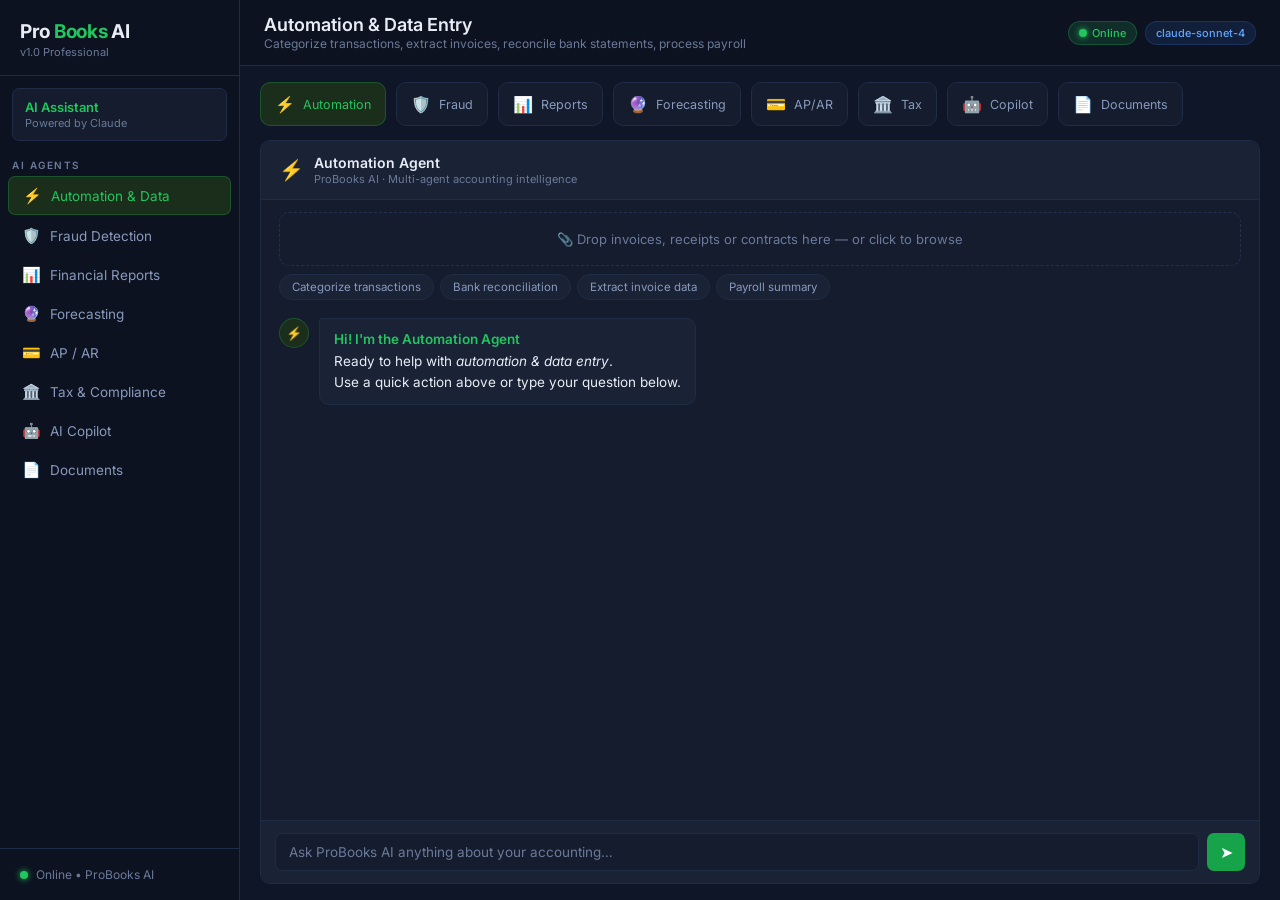
<file: probooks-ai.html>
<!DOCTYPE html>
<html lang="en">
<head>
  <meta charset="UTF-8" />
  <meta name="viewport" content="width=device-width, initial-scale=1.0" />
  <title>ProBooks AI Assistant</title>
  <link href="https://fonts.googleapis.com/css2?family=Inter:wght@300;400;500;600;700&display=swap" rel="stylesheet" />
  <style>
    /* ── PROBOOKS DARK THEME (matches screenshot exactly) ── */
    :root {
      --bg-deepest:  #0a0e1a;
      --bg-sidebar:  #0d1220;
      --bg-main:     #0f1628;
      --bg-card:     #141c2e;
      --bg-card2:    #1a2236;
      --bg-hover:    #1e2840;
      --bg-active:   #1b2d1b;
      --green:       #22c55e;
      --green-dim:   #16a34a;
      --green-glow:  rgba(34,197,94,.15);
      --green-border:rgba(34,197,94,.25);
      --red:         #ef4444;
      --red-dim:     #dc2626;
      --yellow:      #f59e0b;
      --text-white:  #e8edf5;
      --text-muted:  #6b7a99;
      --text-label:  #8899bb;
      --border:      #1e2d45;
      --border2:     #243050;
      --radius:      10px;
      --radius-sm:   7px;
    }
    *, *::before, *::after { box-sizing: border-box; margin: 0; padding: 0; }
    html, body { height: 100%; font-family: 'Inter', sans-serif; }
    body {
      background: var(--bg-deepest);
      color: var(--text-white);
      display: flex; height: 100vh; overflow: hidden;
    }

    /* ── OFFLINE BANNER ── */
    #offline-bar {
      display: none; position: fixed; top: 0; left: 0; right: 0; z-index: 9999;
      background: var(--red-dim); color: #fff; text-align: center;
      padding: 9px 16px; font-size: 13px; font-weight: 500;
    }
    body.is-offline #offline-bar { display: block; }
    body.is-offline { padding-top: 38px; }

    /* ── SIDEBAR ── */
    .sidebar {
      width: 240px; min-width: 240px;
      background: var(--bg-sidebar);
      border-right: 1px solid var(--border);
      display: flex; flex-direction: column;
      overflow-y: auto;
    }
    .brand {
      padding: 20px 20px 16px;
      border-bottom: 1px solid var(--border);
    }
    .brand-name { font-size: 19px; font-weight: 700; letter-spacing: -.3px; }
    .brand-name span { color: var(--green); }
    .brand-sub { font-size: 11px; color: var(--text-muted); margin-top: 2px; }

    .company-badge {
      margin: 12px 12px 0;
      background: var(--bg-card);
      border: 1px solid var(--border);
      border-radius: var(--radius-sm);
      padding: 10px 12px;
    }
    .company-name { font-size: 13px; font-weight: 600; color: var(--green); }
    .company-type { font-size: 11px; color: var(--text-muted); margin-top: 1px; }

    .nav-section {
      padding: 18px 12px 4px;
      font-size: 10px; font-weight: 600; letter-spacing: 1.5px;
      text-transform: uppercase; color: var(--text-muted);
    }
    .nav-item {
      display: flex; align-items: center; gap: 10px;
      padding: 9px 14px; margin: 1px 8px;
      border-radius: var(--radius-sm); cursor: pointer;
      font-size: 13.5px; color: var(--text-label);
      transition: all .15s; user-select: none;
    }
    .nav-item:hover { background: var(--bg-hover); color: var(--text-white); }
    .nav-item.active {
      background: var(--bg-active);
      color: var(--green);
      border: 1px solid var(--green-border);
    }
    .nav-item .ni { font-size: 15px; width: 18px; text-align: center; }

    .sidebar-bottom {
      margin-top: auto;
      border-top: 1px solid var(--border);
      padding: 10px 8px;
    }
    .conn-pill {
      display: flex; align-items: center; gap: 8px;
      padding: 8px 12px; border-radius: var(--radius-sm);
      font-size: 12px; color: var(--text-muted);
    }
    .dot {
      width: 8px; height: 8px; border-radius: 50%;
      background: var(--green); flex-shrink: 0;
      box-shadow: 0 0 6px var(--green);
      animation: blink 2.5s infinite;
    }
    body.is-offline .dot { background: var(--red); box-shadow: 0 0 6px var(--red); animation: none; }
    @keyframes blink { 0%,100%{opacity:1}50%{opacity:.35} }

    /* ── MAIN ── */
    .main {
      flex: 1; display: flex; flex-direction: column;
      overflow: hidden; background: var(--bg-main);
    }

    /* ── TOPBAR ── */
    .topbar {
      background: var(--bg-sidebar);
      border-bottom: 1px solid var(--border);
      padding: 14px 24px;
      display: flex; align-items: center; justify-content: space-between;
      flex-shrink: 0;
    }
    .topbar-left h1 {
      font-size: 18px; font-weight: 600; color: var(--text-white);
    }
    .topbar-left p { font-size: 12px; color: var(--text-muted); margin-top: 1px; }
    .topbar-right { display: flex; gap: 8px; align-items: center; }
    .pill {
      display: inline-flex; align-items: center; gap: 5px;
      padding: 4px 10px; border-radius: 100px; font-size: 11px; font-weight: 500;
    }
    .pill-green { background: var(--green-glow); color: var(--green); border: 1px solid var(--green-border); }
    .pill-blue { background: rgba(59,130,246,.12); color: #60a5fa; border: 1px solid rgba(59,130,246,.2); }
    .online-indicator {
      width: 8px; height: 8px; border-radius: 50%;
      background: var(--green); box-shadow: 0 0 6px var(--green);
    }
    body.is-offline .online-indicator { background: var(--red); box-shadow: none; }

    /* ── AGENT CARDS ROW ── */
    .agents-row {
      display: flex; gap: 10px;
      padding: 16px 20px 0; overflow-x: auto; flex-shrink: 0;
      scrollbar-width: none;
    }
    .agents-row::-webkit-scrollbar { display: none; }
    .agent-card {
      background: var(--bg-card);
      border: 1px solid var(--border);
      border-radius: var(--radius);
      padding: 11px 14px;
      cursor: pointer; transition: all .15s;
      white-space: nowrap; flex-shrink: 0;
      display: flex; align-items: center; gap: 8px;
      font-size: 12.5px; color: var(--text-label);
    }
    .agent-card:hover { background: var(--bg-hover); border-color: var(--border2); color: var(--text-white); }
    .agent-card.active {
      background: var(--bg-active);
      border-color: var(--green-border);
      color: var(--green);
    }
    .agent-card .ac-icon { font-size: 16px; }

    /* ── CHAT AREA ── */
    .chat-wrap {
      flex: 1; display: flex; flex-direction: column;
      margin: 14px 20px 16px; min-height: 0;
      background: var(--bg-card);
      border: 1px solid var(--border);
      border-radius: var(--radius);
      overflow: hidden; position: relative;
    }

    /* OFFLINE OVERLAY */
    .offline-overlay {
      display: none; position: absolute; inset: 0; z-index: 10;
      background: rgba(10,14,26,.88); backdrop-filter: blur(4px);
      align-items: center; justify-content: center; flex-direction: column;
      gap: 14px; text-align: center; padding: 40px;
    }
    body.is-offline .offline-overlay { display: flex; }
    .oo-icon { font-size: 48px; }
    .oo-title { font-size: 18px; font-weight: 600; color: var(--text-white); }
    .oo-text { font-size: 13px; color: var(--text-muted); max-width: 300px; line-height: 1.6; }
    .oo-badge {
      background: var(--red-dim); color: #fff;
      border-radius: 100px; padding: 5px 16px; font-size: 12px;
    }

    /* CHAT HEADER */
    .chat-header {
      padding: 13px 18px;
      border-bottom: 1px solid var(--border);
      display: flex; align-items: center; gap: 10px;
      background: var(--bg-card2); flex-shrink: 0;
    }
    .ch-icon { font-size: 20px; }
    .ch-name { font-size: 14px; font-weight: 600; }
    .ch-sub { font-size: 11px; color: var(--text-muted); margin-top: 1px; }

    /* MESSAGES */
    .messages {
      flex: 1; overflow-y: auto; padding: 18px;
      display: flex; flex-direction: column; gap: 14px;
      scrollbar-width: thin; scrollbar-color: var(--border) transparent;
    }
    .msg { display: flex; gap: 10px; max-width: 86%; }
    .msg.user { align-self: flex-end; flex-direction: row-reverse; }
    .msg-av {
      width: 30px; height: 30px; border-radius: 50%; flex-shrink: 0;
      display: flex; align-items: center; justify-content: center; font-size: 13px;
    }
    .msg.ai .msg-av { background: var(--bg-active); border: 1px solid var(--green-border); color: var(--green); }
    .msg.user .msg-av { background: var(--bg-card2); border: 1px solid var(--border); }
    .bubble {
      padding: 10px 14px; border-radius: 10px;
      font-size: 13.5px; line-height: 1.6;
    }
    .msg.ai .bubble {
      background: var(--bg-card2); border: 1px solid var(--border);
      border-top-left-radius: 3px; color: var(--text-white);
    }
    .msg.user .bubble {
      background: var(--green-dim); color: #fff;
      border-top-right-radius: 3px;
    }
    .bubble b, .bubble strong { color: var(--green); font-weight: 600; }
    .bubble .tag {
      background: rgba(34,197,94,.1); color: var(--green);
      border-radius: 4px; padding: 1px 6px; font-size: 11px;
      font-family: monospace; margin: 1px;
    }
    .bubble .warn { color: var(--red); font-weight: 600; }
    .bubble .ok { color: var(--green); font-weight: 600; }

    /* typing */
    .typing { display: flex; gap: 4px; padding: 6px 2px; align-items: center; }
    .typing span {
      width: 6px; height: 6px; border-radius: 50%;
      background: var(--green); opacity: .4;
      animation: typebounce .8s infinite;
    }
    .typing span:nth-child(2) { animation-delay:.15s }
    .typing span:nth-child(3) { animation-delay:.3s }
    @keyframes typebounce { 0%,80%,100%{transform:translateY(0);opacity:.4}40%{transform:translateY(-5px);opacity:1} }

    /* QUICK CHIPS */
    .quick-chips {
      display: flex; flex-wrap: wrap; gap: 6px;
      padding: 8px 18px 0; flex-shrink: 0;
    }
    .qchip {
      background: var(--bg-card2); border: 1px solid var(--border);
      border-radius: 100px; padding: 5px 12px;
      font-size: 11.5px; cursor: pointer; color: var(--text-label);
      transition: all .12s; font-family: 'Inter', sans-serif;
    }
    .qchip:hover { border-color: var(--green-border); color: var(--green); background: var(--green-glow); }

    /* INPUT */
    .input-row {
      padding: 12px 14px; border-top: 1px solid var(--border);
      display: flex; gap: 8px; align-items: flex-end; flex-shrink: 0;
      background: var(--bg-card2);
    }
    .chat-ta {
      flex: 1; background: var(--bg-card);
      border: 1px solid var(--border); border-radius: var(--radius-sm);
      padding: 10px 13px; color: var(--text-white);
      font-family: 'Inter', sans-serif; font-size: 13.5px;
      resize: none; outline: none; max-height: 110px;
      transition: border-color .15s;
    }
    .chat-ta::placeholder { color: var(--text-muted); }
    .chat-ta:focus { border-color: var(--green-border); }
    .send-btn {
      width: 38px; height: 38px; border-radius: var(--radius-sm);
      background: var(--green-dim); color: #fff; border: none;
      cursor: pointer; font-size: 16px; display: flex;
      align-items: center; justify-content: center;
      transition: all .15s; flex-shrink: 0;
    }
    .send-btn:hover { background: var(--green); }
    .send-btn:disabled { opacity: .35; cursor: not-allowed; }

    /* UPLOAD ZONE */
    .upload-zone {
      margin: 12px 18px 0;
      border: 1.5px dashed var(--border2); border-radius: var(--radius);
      padding: 18px; text-align: center; cursor: pointer;
      transition: all .2s; font-size: 13px; color: var(--text-muted);
      flex-shrink: 0;
    }
    .upload-zone:hover { border-color: var(--green-border); color: var(--green); background: var(--green-glow); }
    .upload-zone.drag { border-color: var(--green); background: var(--green-glow); }
    #filein { display: none; }

    /* scrollbar */
    .messages::-webkit-scrollbar { width: 4px; }
    .messages::-webkit-scrollbar-track { background: transparent; }
    .messages::-webkit-scrollbar-thumb { background: var(--border); border-radius: 4px; }
  </style>
</head>
<body>

<div id="offline-bar">📡 You are offline — ProBooks AI needs internet. All other features work normally.</div>

<!-- SIDEBAR (matches ProBooks sidebar) -->
<nav class="sidebar">
  <div class="brand">
    <div class="brand-name">Pro <span>Books</span> AI</div>
    <div class="brand-sub">v1.0 Professional</div>
  </div>

  <div class="company-badge">
    <div class="company-name" id="co-name">AI Assistant</div>
    <div class="company-type">Powered by Claude</div>
  </div>

  <div class="nav-section">AI Agents</div>
  <div class="nav-item active" id="nav-automation" onclick="go('automation')">
    <span class="ni">⚡</span> Automation & Data
  </div>
  <div class="nav-item" id="nav-fraud" onclick="go('fraud')">
    <span class="ni">🛡️</span> Fraud Detection
  </div>
  <div class="nav-item" id="nav-reporting" onclick="go('reporting')">
    <span class="ni">📊</span> Financial Reports
  </div>
  <div class="nav-item" id="nav-forecasting" onclick="go('forecasting')">
    <span class="ni">🔮</span> Forecasting
  </div>
  <div class="nav-item" id="nav-ap_ar" onclick="go('ap_ar')">
    <span class="ni">💳</span> AP / AR
  </div>
  <div class="nav-item" id="nav-tax" onclick="go('tax')">
    <span class="ni">🏛️</span> Tax & Compliance
  </div>
  <div class="nav-item" id="nav-copilot" onclick="go('copilot')">
    <span class="ni">🤖</span> AI Copilot
  </div>
  <div class="nav-item" id="nav-documents" onclick="go('documents')">
    <span class="ni">📄</span> Documents
  </div>

  <div class="sidebar-bottom">
    <div class="conn-pill">
      <div class="dot"></div>
      <span id="conn-txt">Online • ProBooks AI</span>
    </div>
  </div>
</nav>

<!-- MAIN -->
<div class="main">
  <!-- TOPBAR -->
  <div class="topbar">
    <div class="topbar-left">
      <h1 id="top-title">Automation & Data Entry</h1>
      <p id="top-desc">Categorize transactions, extract invoices, reconcile bank statements</p>
    </div>
    <div class="topbar-right">
      <span class="pill pill-green"><span class="online-indicator"></span> <span id="conn-status">Online</span></span>
      <span class="pill pill-blue">claude-sonnet-4</span>
    </div>
  </div>

  <!-- AGENT SELECTOR ROW -->
  <div class="agents-row" id="agents-row">
    <div class="agent-card active" id="ac-automation" onclick="go('automation')"><span class="ac-icon">⚡</span>Automation</div>
    <div class="agent-card" id="ac-fraud" onclick="go('fraud')"><span class="ac-icon">🛡️</span>Fraud</div>
    <div class="agent-card" id="ac-reporting" onclick="go('reporting')"><span class="ac-icon">📊</span>Reports</div>
    <div class="agent-card" id="ac-forecasting" onclick="go('forecasting')"><span class="ac-icon">🔮</span>Forecasting</div>
    <div class="agent-card" id="ac-ap_ar" onclick="go('ap_ar')"><span class="ac-icon">💳</span>AP/AR</div>
    <div class="agent-card" id="ac-tax" onclick="go('tax')"><span class="ac-icon">🏛️</span>Tax</div>
    <div class="agent-card" id="ac-copilot" onclick="go('copilot')"><span class="ac-icon">🤖</span>Copilot</div>
    <div class="agent-card" id="ac-documents" onclick="go('documents')"><span class="ac-icon">📄</span>Documents</div>
  </div>

  <!-- CHAT PANEL -->
  <div class="chat-wrap">
    <!-- Offline overlay -->
    <div class="offline-overlay">
      <div class="oo-icon">📡</div>
      <div class="oo-title">No Internet Connection</div>
      <div class="oo-text">ProBooks AI needs internet to work. Please connect your phone or computer to WiFi or mobile data, then try again. Your accounting data is safe.</div>
      <div class="oo-badge">All other ProBooks features still work offline</div>
    </div>

    <!-- Chat header -->
    <div class="chat-header">
      <div class="ch-icon" id="ch-icon">⚡</div>
      <div>
        <div class="ch-name" id="ch-name">Automation Agent</div>
        <div class="ch-sub">ProBooks AI · Multi-agent accounting intelligence</div>
      </div>
    </div>

    <!-- Upload zone (shown for document-capable agents) -->
    <div class="upload-zone" id="upload-zone" style="display:none"
      onclick="document.getElementById('filein').click()"
      ondrop="dropFile(event)" ondragover="dragOn(event)" ondragleave="dragOff(event)">
      📎 Drop invoices, receipts or contracts here — or click to browse
    </div>
    <input type="file" id="filein" accept=".pdf,.png,.jpg,.jpeg,.csv,.xlsx,.txt" onchange="pickFile(event)" />

    <!-- Quick chips -->
    <div class="quick-chips" id="qchips"></div>

    <!-- Messages -->
    <div class="messages" id="msgs"></div>

    <!-- Input -->
    <div class="input-row">
      <textarea class="chat-ta" id="ta" rows="1"
        placeholder="Ask ProBooks AI anything about your accounting…"
        onkeydown="onKey(event)" oninput="grow(this)"></textarea>
      <button class="send-btn" id="sbtn" onclick="send()">➤</button>
    </div>
  </div>
</div>

<script>
// ─── AGENTS ───────────────────────────────────────────────────────────────────
const A = {
  automation: {
    name:'Automation Agent', icon:'⚡',
    title:'Automation & Data Entry',
    desc:'Categorize transactions, extract invoices, reconcile bank statements, process payroll',
    upload:true,
    chips:['Categorize transactions','Bank reconciliation','Extract invoice data','Payroll summary'],
    prompts:['Categorize my latest transactions and assign GL codes','Run bank reconciliation and flag unmatched items','Extract and post data from the uploaded invoice','Generate payroll summary and net pay calculations'],
    sys:`You are the ProBooks AI Automation Agent for a Kenyan accounting software called ProBooks.
Capabilities: transaction categorization with GL codes, invoice/receipt OCR extraction, bank reconciliation, payroll processing.
Always use KES currency. Provide GL codes (e.g. 6000-Salaries, 5100-COGS), journal entry formats, and posting instructions.
Be concise, structured, and use bullet points. Flag items needing human review.`
  },
  fraud: {
    name:'Fraud Detection Agent', icon:'🛡️',
    title:'Anomaly Detection & Fraud Prevention',
    desc:'Flag unusual transactions, duplicate payments, and compliance risks',
    upload:false,
    chips:['Scan for duplicates','Flag anomalies','Audit trail review','Vendor fraud check'],
    prompts:['Scan for duplicate payments in the last 30 days','Flag unusual transaction patterns this month','Review audit trail and identify compliance risks','Check for potential vendor fraud patterns'],
    sys:`You are the ProBooks AI Fraud Detection Agent for a Kenyan accounting software.
Capabilities: duplicate detection, statistical anomalies, round-number analysis, Benford's Law, audit trail compliance.
Use RISK LEVELS: 🔴 HIGH | 🟡 MEDIUM | 🟢 LOW
Format: [RISK LEVEL] Finding → Evidence → Recommended Action
Always explain WHY something is flagged. Use KES currency.`
  },
  reporting: {
    name:'Reporting Agent', icon:'📊',
    title:'Financial Reporting & Analysis',
    desc:'Generate P&L, balance sheet, cash flow statements, answer financial questions',
    upload:false,
    chips:['Income statement','Balance sheet','Revenue last quarter','Variance analysis'],
    prompts:['Generate income statement for this month with variance analysis','Show current balance sheet with commentary','What was my total revenue last quarter?','Explain major variances vs budget this period'],
    sys:`You are the ProBooks AI Reporting Agent for a Kenyan accounting software called ProBooks.
Capabilities: P&L, Balance Sheet, Cash Flow, natural language queries, variance analysis, multi-entity consolidation.
Always provide KES figures, key ratios (GPM, NPM, current ratio), plain-language explanation, and 2-3 actionable insights.
Format financial statements properly with debits/credits in accounting format.`
  },
  forecasting: {
    name:'Forecasting Agent', icon:'🔮',
    title:'Forecasting & Predictive Analytics',
    desc:'Cash flow forecasts, revenue predictions, budget analysis, scenario modeling',
    upload:false,
    chips:['90-day cash flow forecast','Revenue prediction','Sales drop 10% scenario','Budget vs actual'],
    prompts:['Forecast cash flow for the next 90 days','Predict next quarter revenue based on historical trends','Model the financial impact if sales drop 10%','Analyze budget vs actual with trend insights'],
    sys:`You are the ProBooks AI Forecasting Agent for a Kenyan accounting software.
Capabilities: 30/60/90-day cash flow forecasting, revenue forecasting, scenario modeling (optimistic/base/pessimistic), budget vs actual.
Always state assumptions, provide 3 scenarios, confidence level, and risk factors. Use KES currency.
Present forecasts in clear time-series format with actionable recommendations.`
  },
  ap_ar: {
    name:'AP/AR Agent', icon:'💳',
    title:'Accounts Payable & Receivable',
    desc:'Invoice matching, aging analysis, vendor risk scoring, payment reminders',
    upload:true,
    chips:['3-way match','AR aging analysis','Vendor risk score','Payment reminders'],
    prompts:['Run 3-way match on pending invoices (PO, receipt, invoice)','Show AR aging analysis and prioritize collections','Score vendor risk for my top suppliers','Draft payment reminder sequence for overdue invoices'],
    sys:`You are the ProBooks AI AP/AR Agent for a Kenyan accounting software.
Capabilities: 3-way matching, AR aging (0-30, 31-60, 61-90, 90+), vendor risk scoring 0-100, customer credit assessment, payment reminder escalation.
Format findings with Priority: URGENT | HIGH | NORMAL, amount in KES, days outstanding, recommended action.`
  },
  tax: {
    name:'Tax & Compliance Agent', icon:'🏛️',
    title:'Tax & Compliance',
    desc:'VAT, PAYE, corporate tax, KRA compliance checks, audit preparation',
    upload:false,
    chips:['VAT calculation','KRA compliance check','Tax provision','Audit checklist'],
    prompts:['Calculate VAT liability for this quarter','Run compliance check against KRA requirements','Automate income tax provision for year-end','Prepare audit checklist and flag high-risk areas'],
    sys:`You are the ProBooks AI Tax & Compliance Agent specialized in Kenyan tax law.
Capabilities: VAT (16% standard), PAYE with graduated bands + NSSF/SHIF, Corporate income tax (30%), WHT rates, KRA iTax compliance, transfer pricing, IAS 12 tax provisions.
Always cite tax rate, calculation method, filing deadline (iTax), and penalty for non-compliance. Flag URGENT deadlines within 30 days. Use KES currency.`
  },
  copilot: {
    name:'AI Copilot', icon:'🤖',
    title:'AI Assistant & Copilot',
    desc:'Ask anything in plain language — journal entries, concepts, workflows, guidance',
    upload:false,
    chips:['How to record depreciation','Explain double-entry','Suggest journal entry','Month-end checklist'],
    prompts:['How do I record monthly depreciation journal entries?','Explain double-entry bookkeeping simply with an example','Suggest journal entries for a KES 120,000 prepaid insurance payment','Give me a month-end closing checklist'],
    sys:`You are ProBooks AI Copilot — a friendly, expert accounting assistant for ProBooks software used in Kenya.
Help with: accounting concepts in plain language, journal entries (Dr/Cr format), step-by-step workflows, IFRS/IAS standards, chart of accounts advice, month-end procedures.
Be warm and educational. Always: answer directly, give a KES example, add a best practice tip.
Format journal entries as: Dr [Account] KES X | Cr [Account] KES X`
  },
  documents: {
    name:'Document Agent', icon:'📄',
    title:'Document Intelligence',
    desc:'Analyze contracts, enforce expense policies, classify and archive documents',
    upload:true,
    chips:['Analyze contract','Check expense policy','Classify documents','Expense audit'],
    prompts:['Extract key financial terms from the uploaded contract','Check if uploaded expenses comply with company policy','Classify and suggest filing categories for uploaded documents','Audit expense claims and flag non-compliant items'],
    sys:`You are the ProBooks AI Document Intelligence Agent for a Kenyan accounting software.
Capabilities: contract financial term extraction, expense policy enforcement, document classification, smart archiving, key financial risk identification.
For each document provide: 1) Document Type, 2) Key Extracted Data (table), 3) Financial Risk/Compliance Flags, 4) Recommended Action & Archive Location, 5) Retention period per Kenya law.`
  }
};

// ─── STATE ────────────────────────────────────────────────────────────────────
let agent = 'automation';
let history = {}; // per-agent conversation
Object.keys(A).forEach(k => history[k] = []);
let loading = false;
let fileText = null, fileName = null;

// ─── ONLINE/OFFLINE ───────────────────────────────────────────────────────────
function updateNet() {
  const on = navigator.onLine;
  document.body.classList.toggle('is-offline', !on);
  document.getElementById('conn-txt').textContent = on ? 'Online • ProBooks AI' : 'Offline • AI unavailable';
  document.getElementById('conn-status').textContent = on ? 'Online' : 'Offline';
}
window.addEventListener('online', updateNet);
window.addEventListener('offline', updateNet);
updateNet();

// ─── SWITCH AGENT ────────────────────────────────────────────────────────────
function go(key) {
  agent = key;
  const ag = A[key];
  // sidebar
  document.querySelectorAll('.nav-item').forEach(e => e.classList.remove('active'));
  document.getElementById('nav-' + key).classList.add('active');
  // agent row
  document.querySelectorAll('.agent-card').forEach(e => e.classList.remove('active'));
  document.getElementById('ac-' + key).classList.add('active');
  // topbar
  document.getElementById('top-title').textContent = ag.title;
  document.getElementById('top-desc').textContent = ag.desc;
  // chat header
  document.getElementById('ch-icon').textContent = ag.icon;
  document.getElementById('ch-name').textContent = ag.name;
  // upload
  document.getElementById('upload-zone').style.display = ag.upload ? 'block' : 'none';
  // quick chips
  const qc = document.getElementById('qchips');
  qc.innerHTML = '';
  ag.chips.forEach((label, i) => {
    const b = document.createElement('button');
    b.className = 'qchip'; b.textContent = label;
    b.onclick = () => fire(ag.prompts[i]);
    qc.appendChild(b);
  });
  renderMsgs();
}

// ─── RENDER ──────────────────────────────────────────────────────────────────
function renderMsgs() {
  const box = document.getElementById('msgs');
  box.innerHTML = '';
  const h = history[agent];
  if (!h.length) {
    const ag = A[agent];
    box.innerHTML = `<div class="msg ai">
      <div class="msg-av">${ag.icon}</div>
      <div class="bubble">
        <strong>Hi! I'm the ${ag.name}</strong><br/>
        Ready to help with <em>${ag.title.toLowerCase()}</em>.<br/>
        Use a quick action above or type your question below.
      </div></div>`;
    return;
  }
  h.forEach(m => {
    const d = document.createElement('div');
    d.className = 'msg ' + m.role;
    const av = m.role === 'user' ? '👤' : A[agent].icon;
    d.innerHTML = `<div class="msg-av">${av}</div><div class="bubble">${fmt(m.content)}</div>`;
    box.appendChild(d);
  });
  box.scrollTop = box.scrollHeight;
}

function fmt(t) {
  return t
    .replace(/\*\*(.*?)\*\*/g,'<strong>$1</strong>')
    .replace(/`([^`]+)`/g,'<span class="tag">$1</span>')
    .replace(/🔴(.*?)(\n|$)/g,'<span class="warn">🔴$1</span>\n')
    .replace(/🟢(.*?)(\n|$)/g,'<span class="ok">🟢$1</span>\n')
    .replace(/\n/g,'<br/>');
}

// ─── SEND ────────────────────────────────────────────────────────────────────
async function send() {
  const ta = document.getElementById('ta');
  const txt = ta.value.trim();
  if (!txt || loading) return;
  ta.value = ''; grow(ta);
  await fire(txt);
}

async function fire(userText) {
  if (!navigator.onLine) return;
  loading = true;
  document.getElementById('sbtn').disabled = true;

  let content = userText;
  if (fileText && fileName) content = `[Attached: ${fileName}]\n\n${fileText}\n\n${userText}`;

  history[agent].push({ role:'user', content });
  renderMsgs();

  // typing indicator
  const box = document.getElementById('msgs');
  const td = document.createElement('div');
  td.className = 'msg ai'; td.id = 'typing-div';
  td.innerHTML = `<div class="msg-av">${A[agent].icon}</div><div class="bubble"><div class="typing"><span></span><span></span><span></span></div></div>`;
  box.appendChild(td);
  box.scrollTop = box.scrollHeight;

  try {
    const msgs = history[agent].slice(0,-1).map(m=>({role:m.role,content:m.content}));
    msgs.push({role:'user',content});

    const r = await fetch('https://api.anthropic.com/v1/messages', {
      method:'POST',
      headers:{
        'Content-Type':'application/json',
        'x-api-key': window.PROBOOKS_API_KEY || 'YOUR_API_KEY_HERE',
        'anthropic-version':'2023-06-01',
        'anthropic-dangerous-direct-browser-calls':'true'
      },
      body: JSON.stringify({
        model:'claude-sonnet-4-20250514',
        max_tokens:1000,
        system: A[agent].sys,
        messages: msgs
      })
    });

    const data = await r.json();
    const reply = data.content?.[0]?.text || 'Sorry, I could not get a response. Please try again.';
    td.remove();
    history[agent].push({ role:'assistant', content:reply });
    fileText = null; fileName = null;
    renderMsgs();
  } catch(e) {
    td.remove();
    history[agent].push({ role:'assistant', content:`⚠️ **Connection error.** Please check your internet and try again.\n_${e.message}_` });
    renderMsgs();
  }

  loading = false;
  document.getElementById('sbtn').disabled = false;
}

// ─── FILE ────────────────────────────────────────────────────────────────────
function dragOn(e) { e.preventDefault(); document.getElementById('upload-zone').classList.add('drag'); }
function dragOff() { document.getElementById('upload-zone').classList.remove('drag'); }
function dropFile(e) { e.preventDefault(); dragOff(); if(e.dataTransfer.files[0]) readFile(e.dataTransfer.files[0]); }
function pickFile(e) { if(e.target.files[0]) readFile(e.target.files[0]); }
function readFile(file) {
  fileName = file.name;
  const r = new FileReader();
  r.onload = ev => {
    fileText = file.type.includes('image') || file.type.includes('pdf')
      ? `[File "${file.name}" — ${(file.size/1024).toFixed(1)}KB, ${file.type}]`
      : ev.target.result;
    const z = document.getElementById('upload-zone');
    z.innerHTML = `✅ <strong>${file.name}</strong> attached — ask me to analyze it`;
    document.getElementById('ta').placeholder = `Ask about "${file.name}"…`;
  };
  if (file.type.includes('image') || file.type.includes('pdf')) r.readAsDataURL(file);
  else r.readAsText(file);
}

// ─── HELPERS ─────────────────────────────────────────────────────────────────
function onKey(e) { if(e.key==='Enter'&&!e.shiftKey){e.preventDefault();send();} }
function grow(el) { el.style.height='auto'; el.style.height=Math.min(el.scrollHeight,110)+'px'; }

// ─── INIT ────────────────────────────────────────────────────────────────────
go('automation');
</script>
</body>
</html>
</file>
